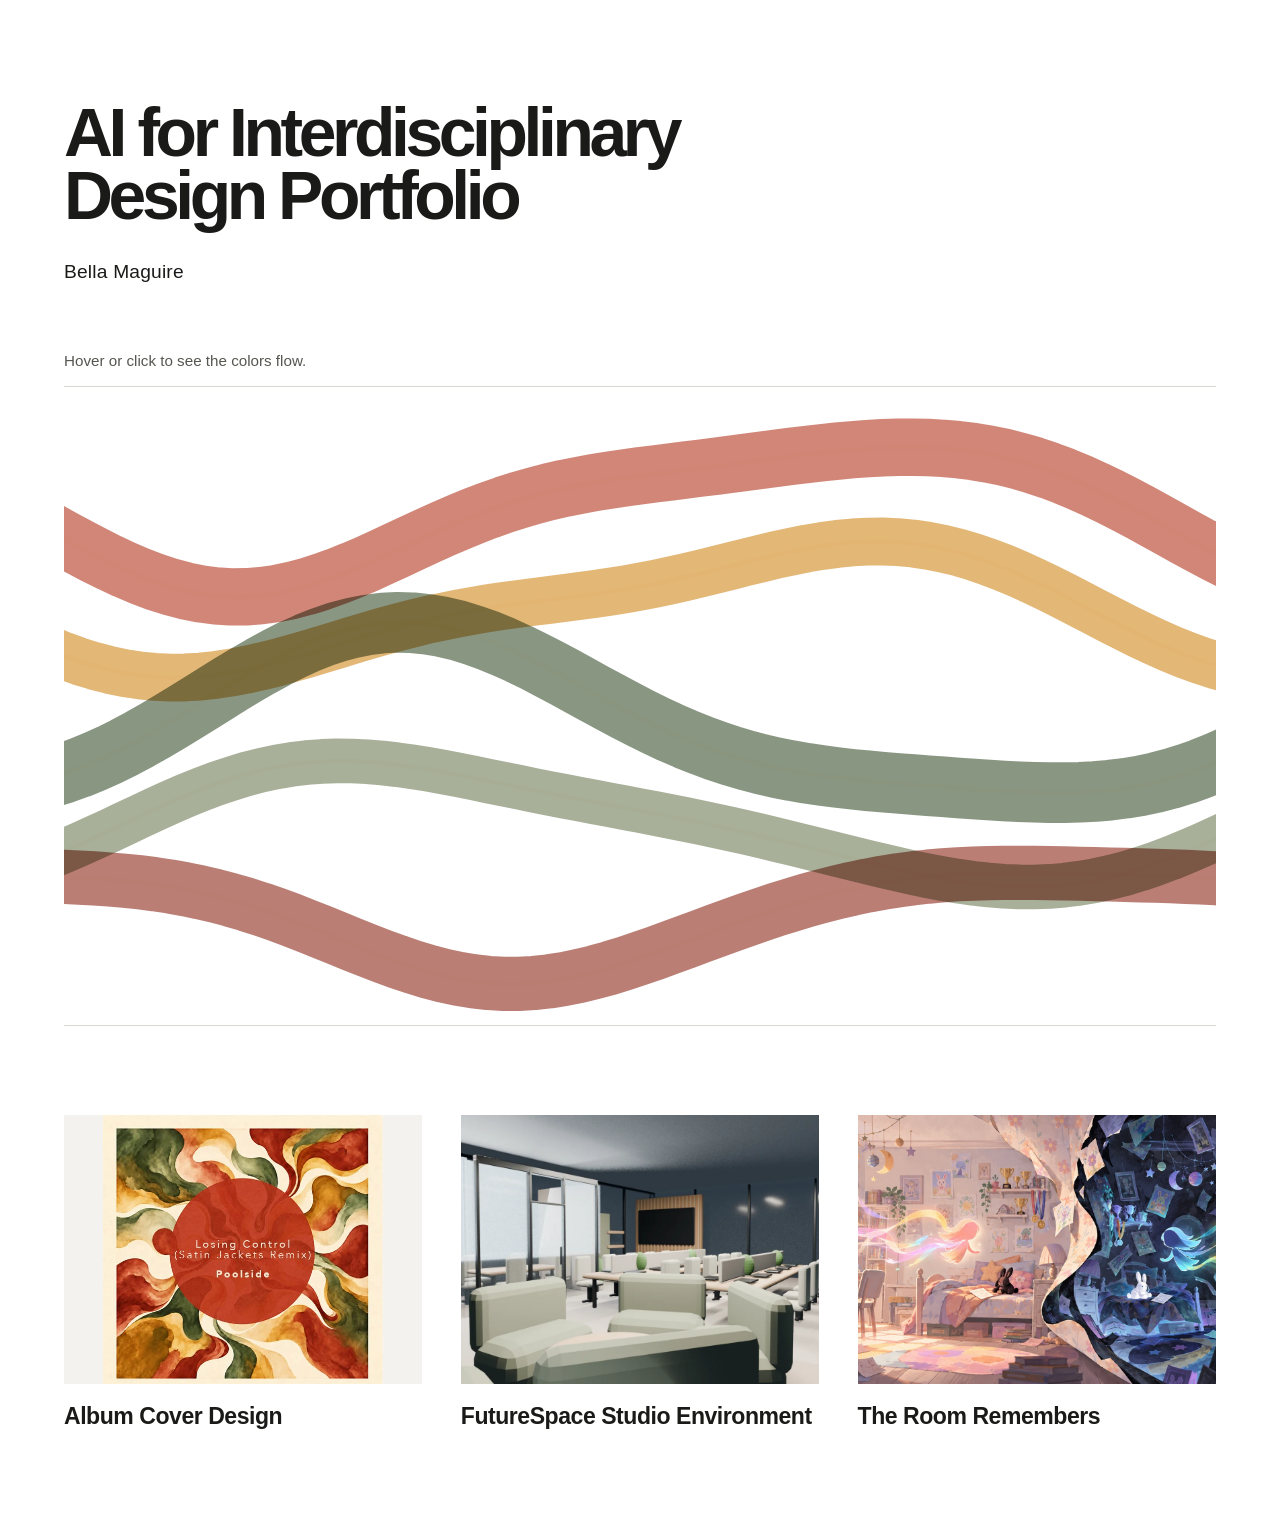
<file: index.html>
<!doctype html>
<html lang="en">
  <head>
    <meta charset="UTF-8" />
    <meta name="viewport" content="width=device-width, initial-scale=1.0" />
    <meta
      name="description"
      content="Bella Maguire's AI for Interdisciplinary Design Portfolio."
    />
    <title>AI for Interdisciplinary Design Portfolio — Bella Maguire</title>
    <link rel="stylesheet" href="styles.css" />
  </head>
  <body>
    <main>
      <header class="page-frame hero">
        <h1>AI for Interdisciplinary<br />Design Portfolio</h1>
        <p class="name">Bella Maguire</p>
      </header>

      <section class="page-frame flow" aria-labelledby="flow-title">
        <h2 class="visually-hidden" id="flow-title">Interactive color flow</h2>
        <p class="flow-instruction">Hover or click to see the colors flow.</p>
        <div class="flow-canvas-frame">
          <canvas
            id="flow-canvas"
            aria-label="An interactive field of flowing red, ochre, green, and cream color. Hover to reshape the flow or click to send a ripple through it."
          ></canvas>
        </div>
      </section>

      <section class="page-frame project-grid" aria-labelledby="projects-title">
        <h2 class="visually-hidden" id="projects-title">Projects</h2>

        <a class="project-preview" href="album-cover.html">
          <span class="project-image project-image--cover">
            <img
              src="assets/images/album-cover-final.webp"
              alt="Album cover for Losing Control by Poolside, with flowing red, green, ochre, and cream forms"
            />
          </span>
          <span class="project-title">Album Cover Design</span>
        </a>

        <a class="project-preview" href="studio.html">
          <span class="project-image project-image--studio">
            <img
              src="assets/images/studio-final.webp"
              alt="Rendered interior of the FutureSpace multidisciplinary design studio"
            />
          </span>
          <span class="project-title">FutureSpace Studio Environment</span>
        </a>

        <a class="project-preview" href="game.html">
          <span class="project-image project-image--game">
            <img
              src="assets/images/room-remembers-concept.jpg"
              alt="Warm childhood bedroom opening into an inverted blue room for The Room Remembers"
              width="1600"
              height="800"
              loading="lazy"
            />
          </span>
          <span class="project-title">The Room Remembers</span>
        </a>
      </section>
    </main>

    <script src="script.js"></script>
  </body>
</html>
</file>
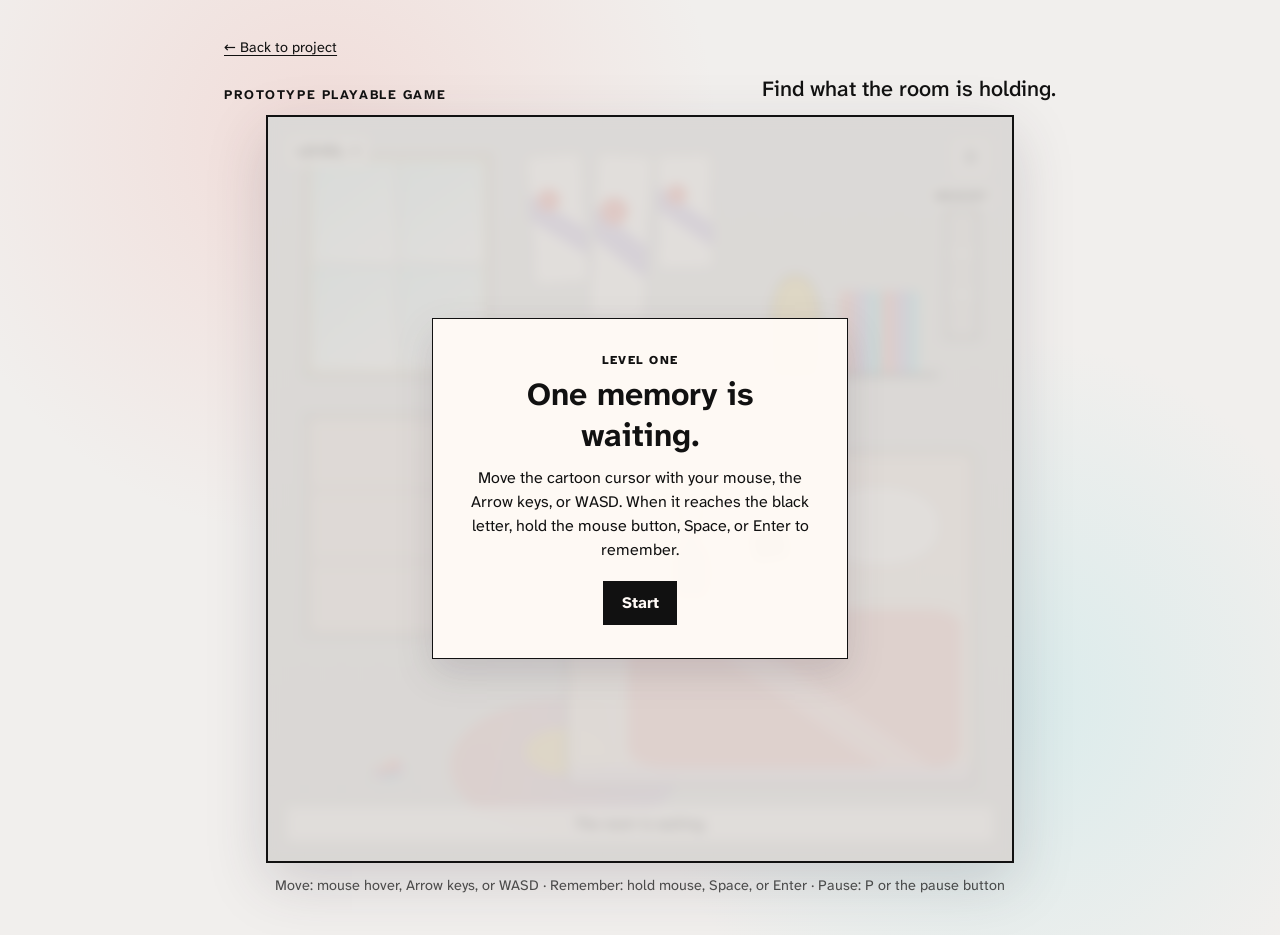
<file: game-prototype/index.html>
<!doctype html>
<html lang="en">
  <head>
    <meta charset="UTF-8" />
    <meta name="viewport" content="width=device-width, initial-scale=1.0" />
    <meta
      name="description"
      content="The Room Remembers, a three-level surreal browser game about unreliable memory."
    />
    <title>The Room Remembers — Prototype Playable Game</title>
    <link rel="stylesheet" href="styles.css?v=4" />
  </head>
  <body>
    <main class="game-shell" data-game-shell>
      <nav class="game-return" aria-label="Portfolio navigation">
        <a href="../game.html">← Back to project</a>
      </nav>

      <header class="game-heading">
        <p class="eyebrow">Prototype Playable Game</p>
        <h1>Find what the room is holding.</h1>
      </header>

      <section
        class="game-frame"
        aria-label="The Room Remembers game"
        data-game-frame
      >
        <div
          class="bedroom-board"
          id="bedroom-board"
          role="application"
          aria-label="A 20 by 20 childhood bedroom. Move with the mouse, Arrow keys, or WASD."
          aria-describedby="controls-copy"
          data-board
          data-board-rows="20"
          data-board-columns="20"
          tabindex="-1"
        >
          <div class="room-flow room-flow--one" aria-hidden="true"></div>
          <div class="room-flow room-flow--two" aria-hidden="true"></div>

          <div class="room-object room-window" aria-hidden="true">
            <span></span><span></span><span></span><span></span>
          </div>
          <div class="room-object room-drawings" aria-hidden="true">
            <span></span><span></span><span></span>
          </div>
          <div class="room-object room-shelf" aria-hidden="true">
            <span class="trophy"></span>
            <span class="books"></span>
          </div>
          <div class="room-object room-dresser" aria-hidden="true">
            <span></span><span></span><span></span>
          </div>
          <div class="room-object room-rug" aria-hidden="true"></div>
          <div class="room-object room-bed" aria-hidden="true">
            <span class="bed-pillow"></span>
            <span class="bed-blanket"></span>
            <span class="bed-rabbit"></span>
          </div>

          <div
            class="memory-item"
            role="img"
            aria-label="A black letter from Mom rests on the bed"
            data-memory-item
          >
            <span data-memory-display>Mom</span>
          </div>

          <div class="cartoon-cursor" aria-hidden="true" data-player-cursor>
            <span class="cursor-ribbon cursor-ribbon--one"></span>
            <span class="cursor-ribbon cursor-ribbon--two"></span>
            <span class="cursor-body"></span>
          </div>

          <div class="game-hud" aria-label="Game information">
            <p class="level-label" data-level-label>Level 1</p>
            <div class="hud-actions">
              <button class="icon-button" type="button" data-pause-button disabled>
                <span aria-hidden="true">Ⅱ</span>
                <span class="sr-only">Pause</span>
              </button>
              <div
                class="memory-meter"
                role="progressbar"
                aria-label="Memory progress"
                aria-valuemin="0"
                aria-valuemax="3"
                aria-valuenow="0"
                aria-valuetext="0 of 3 memories complete"
                data-memory-meter
              >
                <span class="meter-label">Memory</span>
                <div class="meter-track">
                  <span class="meter-segment" data-meter-segment="3"></span>
                  <span class="meter-segment" data-meter-segment="2"></span>
                  <span
                    class="meter-segment is-current"
                    data-meter-segment="1"
                  ></span>
                </div>
              </div>
            </div>
          </div>

          <p class="game-message" data-game-message>
            The room is waiting.
          </p>

          <div class="game-overlay" data-ready-overlay>
            <div class="overlay-panel">
              <p class="overlay-kicker">Level one</p>
              <h2>One memory is waiting.</h2>
              <p>
                Move the cartoon cursor with your mouse, the Arrow keys, or
                WASD. When it reaches the black letter, hold the mouse button,
                Space, or Enter to remember.
              </p>
              <button class="primary-button" type="button" data-start-button>
                Start
              </button>
            </div>
          </div>

          <div class="game-overlay" data-pause-overlay hidden>
            <div class="overlay-panel">
              <p class="overlay-kicker">Paused</p>
              <h2>The room is waiting.</h2>
              <p>Nothing will change. Resume when you are ready.</p>
              <div class="overlay-actions">
                <button class="primary-button" type="button" data-resume-button>
                  Resume
                </button>
                <button class="secondary-button" type="button" data-restart-button>
                  Restart run
                </button>
              </div>
            </div>
          </div>

          <div class="game-overlay" data-transition-overlay hidden>
            <div class="overlay-panel">
              <p class="overlay-kicker">Memory found</p>
              <h2 data-transition-heading>Level complete.</h2>
              <p data-transition-copy>Keep remembering.</p>
              <button class="primary-button" type="button" data-next-level-button>
                Start Next Level
              </button>
            </div>
          </div>

          <div class="game-overlay" data-game-complete-overlay hidden>
            <div class="overlay-panel">
              <p class="overlay-kicker">All memories found</p>
              <h2>Game complete.</h2>
              <p>
                All three memories returned. Final score:
                <strong data-final-score>30 points.</strong> Something still
                feels wrong.
              </p>
              <button class="primary-button" type="button" data-play-again-button>
                Play Again
              </button>
            </div>
          </div>
        </div>
      </section>

      <p class="controls-copy" id="controls-copy">
        Move: mouse hover, Arrow keys, or WASD <span aria-hidden="true">·</span>
        Remember: hold mouse, Space, or Enter <span aria-hidden="true">·</span>
        Pause: P or the pause button
      </p>
      <p class="sr-only" role="status" aria-live="polite" data-live-status>
        Ready. Press Start to begin.
      </p>
    </main>

    <script type="module" src="game.js?v=4"></script>
  </body>
</html>
</file>
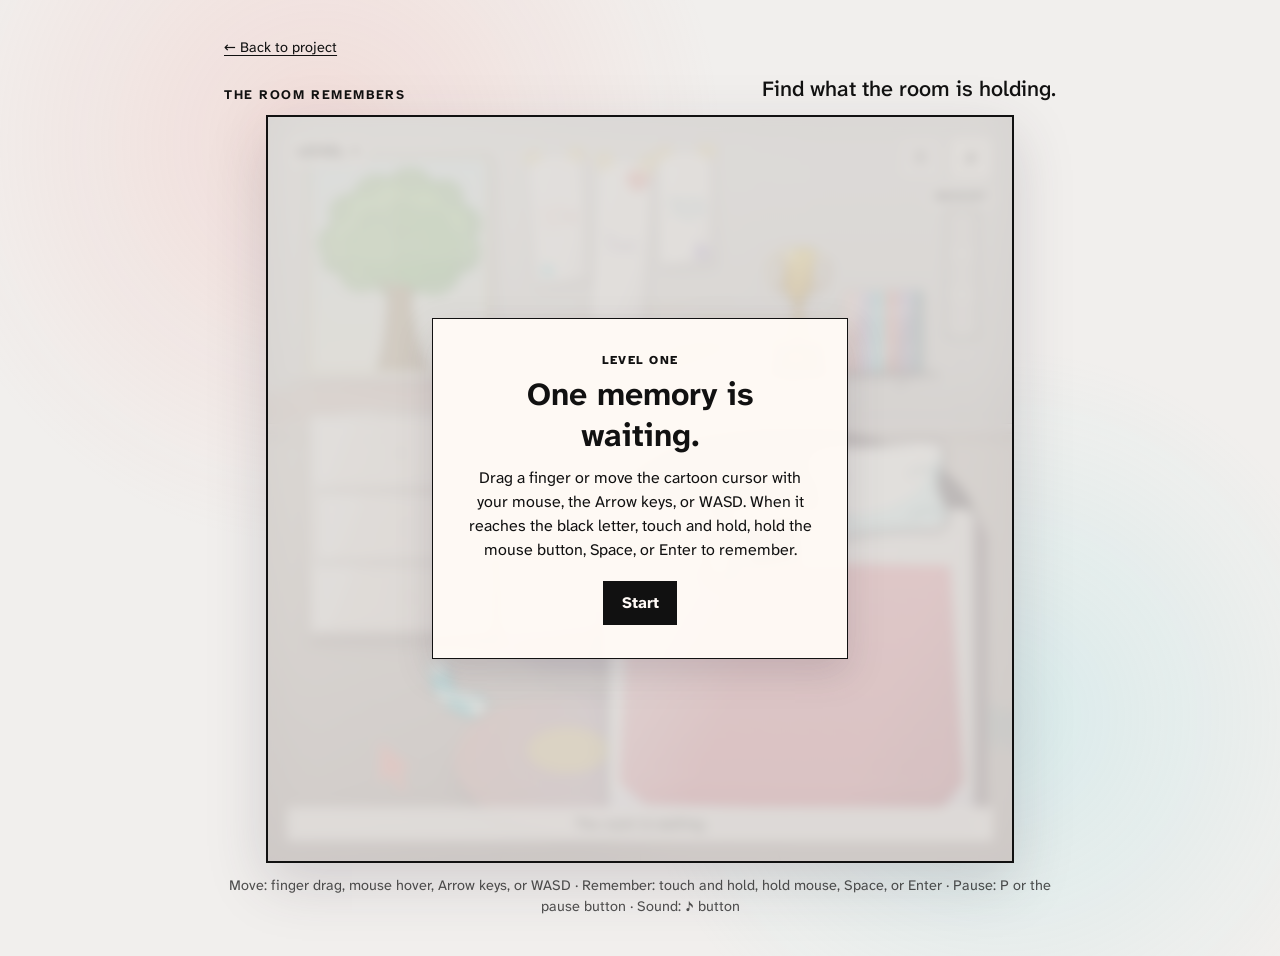
<file: game/index.html>
<!doctype html>
<html lang="en">
  <head>
    <meta charset="UTF-8" />
    <meta name="viewport" content="width=device-width, initial-scale=1.0" />
    <meta
      name="description"
      content="The Room Remembers, a three-level surreal browser game about unreliable memory."
    />
    <title>The Room Remembers</title>
    <link rel="stylesheet" href="styles.css?v=27" />
  </head>
  <body>
    <main class="game-shell" data-game-shell>
      <nav class="game-return" aria-label="Portfolio navigation">
        <a href="../game.html">← Back to project</a>
      </nav>

      <header class="game-heading">
        <p class="eyebrow">The Room Remembers</p>
        <h1>Find what the room is holding.</h1>
      </header>

      <section
        class="game-frame"
        aria-label="The Room Remembers game"
        data-game-frame
      >
        <div
          class="bedroom-board"
          id="bedroom-board"
          role="application"
          aria-label="A 20 by 20 childhood bedroom. Drag a finger, use the mouse, Arrow keys, or WASD."
          aria-describedby="controls-copy"
          data-board
          data-board-rows="20"
          data-board-columns="20"
          tabindex="-1"
        >
          <div class="room-architecture" aria-hidden="true">
            <span class="room-baseboard"></span>
            <span class="room-corner room-corner--left"></span>
            <span class="room-corner room-corner--right"></span>
            <span class="floor-seam floor-seam--one"></span>
            <span class="floor-seam floor-seam--two"></span>
            <span class="floor-seam floor-seam--three"></span>
          </div>

          <div class="room-flow room-flow--one" aria-hidden="true"></div>
          <div class="room-flow room-flow--two" aria-hidden="true"></div>

          <div class="room-texture" aria-hidden="true"></div>
          <div class="room-lighting" aria-hidden="true"></div>
          <div class="exploration-light" aria-hidden="true"></div>
          <div class="room-landmark room-height-marks" aria-hidden="true">
            <span></span><span></span><span></span>
          </div>
          <div class="room-landmark room-lost-sock" aria-hidden="true">
            <svg
              class="sock-illustration"
              viewBox="0 0 120 150"
              preserveAspectRatio="xMidYMid meet"
              focusable="false"
            >
              <defs>
                <clipPath id="sock-silhouette">
                  <path
                    d="M24 6 Q21 6 21 11 L19 66 C18 79 23 88 33 97 L58 121 C69 132 84 138 98 133 C109 129 115 120 112 109 C110 101 103 95 94 90 L70 75 C61 69 57 61 58 51 L60 11 Q60 6 55 6 Z"
                  ></path>
                </clipPath>
              </defs>
              <g clip-path="url(#sock-silhouette)">
                <rect class="sock-body" width="120" height="150"></rect>
                <rect
                  class="sock-accent sock-cuff"
                  x="18"
                  y="5"
                  width="45"
                  height="23"
                  rx="5"
                ></rect>
                <path
                  class="sock-accent sock-heel"
                  d="M18 61 C30 63 40 70 45 81 C38 92 29 98 21 97 C14 86 14 72 18 61 Z"
                ></path>
                <path
                  class="sock-stripes"
                  d="M54 78 L81 103 M62 72 L91 97 M72 72 L101 93"
                ></path>
                <path
                  class="sock-accent sock-toe"
                  d="M85 103 C101 105 113 112 114 121 C110 133 96 139 82 135 C78 125 79 113 85 103 Z"
                ></path>
              </g>
              <path
                class="sock-outline"
                d="M24 6 Q21 6 21 11 L19 66 C18 79 23 88 33 97 L58 121 C69 132 84 138 98 133 C109 129 115 120 112 109 C110 101 103 95 94 90 L70 75 C61 69 57 61 58 51 L60 11 Q60 6 55 6 Z"
              ></path>
              <path
                class="sock-ribs"
                d="M29 9 L28 24 M38 9 L37 24 M47 9 L46 24 M56 9 L55 24"
              ></path>
            </svg>
          </div>

          <div class="room-object room-window" aria-hidden="true">
            <svg
              class="window-tree"
              viewBox="0 0 120 150"
              preserveAspectRatio="xMidYMax slice"
              focusable="false"
            >
              <path
                class="tree-canopy tree-canopy--back"
                d="M8 72 C1 63 5 53 15 49 C8 38 17 28 29 29 C31 17 44 12 54 18 C62 7 78 9 83 21 C96 15 106 24 103 36 C116 38 120 50 112 59 C121 68 113 82 102 82 C99 96 84 102 74 94 C64 105 49 101 45 92 C32 100 19 92 20 82 C12 83 7 78 8 72 Z"
              ></path>
              <path
                class="tree-trunk-shape"
                d="M45 150 C51 132 52 113 53 94 C45 89 37 81 30 70 L37 64 C44 72 50 77 55 79 C58 67 59 54 60 42 L69 42 C69 55 68 67 67 79 C75 74 83 67 90 56 L97 62 C89 76 79 87 68 94 C68 114 72 133 80 150 Z"
              ></path>
              <path
                class="tree-trunk-highlight"
                d="M59 145 C62 123 60 100 63 81 C65 69 65 56 65 47"
              ></path>
              <path
                class="tree-canopy tree-canopy--middle"
                d="M16 65 C9 56 15 46 25 44 C20 33 30 25 41 29 C47 17 61 17 67 27 C78 18 91 25 91 36 C104 34 111 45 106 55 C116 64 108 76 97 75 C94 88 81 92 72 84 C63 95 49 91 46 83 C34 91 22 84 24 75 C17 75 13 70 16 65 Z"
              ></path>
              <path
                class="tree-canopy tree-canopy--front"
                d="M25 70 C18 62 24 53 34 53 C30 43 41 36 50 42 C57 31 70 33 74 43 C84 36 96 43 94 53 C105 56 106 67 98 73 C102 84 91 91 82 85 C75 95 61 93 58 84 C47 92 35 86 36 78 C29 79 24 76 25 70 Z"
              ></path>
              <path
                class="tree-canopy-wave"
                d="M33 50 C38.2 43.5 47.3 43.5 52.5 50 C57.7 56.5 66.8 56.5 72 50"
              ></path>
              <path
                class="tree-canopy-wave tree-canopy-wave--lower"
                d="M61 73 C65 68 72 68 76 73 C80 78 87 78 91 73"
              ></path>
            </svg>
            <span class="window-pane"></span><span class="window-pane"></span>
            <span class="window-pane"></span><span class="window-pane"></span>
          </div>
          <div class="room-object room-drawings" aria-hidden="true">
            <span>
              <svg class="drawing-scribble" viewBox="0 0 100 70" focusable="false">
                <path d="M7 17 C18 4 26 29 40 16 S61 8 74 25 S89 31 96 17 M12 47 C28 34 41 59 57 44 S81 37 94 53"></path>
              </svg>
              <svg
                class="drawing-sticker drawing-sticker--star"
                viewBox="67 44 24 23"
                aria-hidden="true"
                focusable="false"
              >
                <path d="M79 45 L82 52 L90 53 L84 58 L86 66 L79 62 L72 66 L74 58 L68 53 L76 52 Z"></path>
              </svg>
            </span>
            <span>
              <svg class="drawing-scribble" viewBox="0 0 100 70" focusable="false">
                <path d="M10 12 L27 29 L18 43 L45 35 L59 53 L72 31 L93 42 M16 59 C30 48 37 65 52 57 S75 49 88 60"></path>
              </svg>
              <svg
                class="drawing-sticker drawing-sticker--heart"
                viewBox="64 4 30 31"
                aria-hidden="true"
                focusable="false"
              >
                <path d="M79 10 C84 5 93 9 93 17 C93 24 86 29 79 34 C72 29 65 24 65 17 C65 9 74 5 79 10 Z"></path>
              </svg>
            </span>
            <span>
              <svg class="drawing-scribble" viewBox="0 0 100 70" focusable="false">
                <path d="M8 25 C18 9 32 10 38 27 C45 45 58 5 70 20 C82 35 86 13 95 24 M12 51 Q28 35 43 53 T73 50 T94 55"></path>
              </svg>
              <svg
                class="drawing-sticker drawing-sticker--blob"
                viewBox="10 39 27 26"
                aria-hidden="true"
                focusable="false"
              >
                <path d="M17 44 Q21 40 25 45 L33 55 Q36 60 30 63 L17 64 Q11 62 13 56 Z"></path>
              </svg>
            </span>
            <i class="drawing-tape-remnant" aria-hidden="true"></i>
          </div>
          <div class="room-object room-shelf" aria-hidden="true">
            <span class="trophy">
              <span class="trophy-cup"></span>
              <span class="trophy-stem"></span>
              <span class="trophy-base"></span>
            </span>
            <span class="books"></span>
          </div>
          <div class="room-object room-dresser" aria-hidden="true">
            <span></span><span></span><span></span>
          </div>
          <div class="room-object room-rug" aria-hidden="true"></div>
          <div class="room-object room-bed" aria-hidden="true">
            <span class="bed-headboard"></span>
            <span class="bed-sheet"></span>
            <span class="bed-pillow">
              <svg class="pillow-illustration" viewBox="0 0 160 112" focusable="false">
                <path
                  class="pillow-body"
                  d="M20 13 C42 6 55 13 80 12 C107 13 123 6 142 14 C151 22 146 31 141 42 C137 51 137 61 143 73 C150 87 145 98 132 101 C103 96 61 98 24 102 C10 99 7 90 14 77 C20 66 20 54 14 43 C7 30 9 19 20 13 Z"
                ></path>
                <path
                  class="pillow-shade"
                  d="M14 84 C46 78 82 82 110 65 C128 54 133 37 143 22 C146 35 138 46 139 57 C141 72 151 84 141 94 C109 104 63 95 24 101 Z"
                ></path>
                <path
                  class="pillow-seam"
                  d="M23 18 C44 12 58 18 80 17 C104 18 121 12 137 19 C142 25 137 34 134 43 C130 53 132 64 137 74 C143 86 139 92 129 95 C101 91 62 93 27 96 C17 94 14 88 20 78 C25 67 25 54 20 44 C14 32 15 23 23 18 Z"
                ></path>
                <path
                  class="pillow-folds"
                  d="M15 49 C27 36 37 36 48 44 M143 49 C132 36 122 36 111 44 M15 84 C29 76 40 78 51 84 M143 85 C130 77 120 79 109 85"
                ></path>
              </svg>
            </span>
            <span class="bed-blanket"></span>
            <span class="bed-rabbit">
              <span class="bed-rabbit-stitch"></span>
              <span class="bed-rabbit-face"></span>
            </span>
          </div>

          <div
            class="memory-item"
            role="img"
            aria-label="A black letter from Mom rests on the bed"
            data-memory-item
          >
            <span data-memory-display>Mom</span>
            <span class="memory-rabbit-stitch" aria-hidden="true"></span>
          </div>

          <div class="recovered-medal" aria-hidden="true">
            <span>★</span>
          </div>

          <div class="cartoon-cursor" aria-hidden="true" data-player-cursor>
            <span class="cursor-body"></span>
          </div>

          <div class="game-hud" aria-label="Game information">
            <p class="level-label" data-level-label>Level 1</p>
            <div class="hud-actions">
              <div class="hud-buttons">
                <button class="icon-button" type="button" data-pause-button disabled>
                  <span aria-hidden="true">Ⅱ</span>
                  <span class="sr-only">Pause</span>
                </button>
                <button
                  class="icon-button sound-button"
                  type="button"
                  aria-label="Mute game audio"
                  aria-pressed="true"
                  data-sound-button
                >
                  <span aria-hidden="true">♪</span>
                </button>
              </div>
              <div
                class="memory-meter"
                role="progressbar"
                aria-label="Memory progress"
                aria-valuemin="0"
                aria-valuemax="3"
                aria-valuenow="0"
                aria-valuetext="0 of 3 memories complete"
                data-memory-meter
              >
                <span class="meter-label">Memory</span>
                <div class="meter-track">
                  <span class="meter-segment" data-meter-segment="3"></span>
                  <span class="meter-segment" data-meter-segment="2"></span>
                  <span
                    class="meter-segment is-current"
                    data-meter-segment="1"
                  ></span>
                </div>
              </div>
            </div>
          </div>

          <p class="game-message" data-game-message>
            The room is waiting.
          </p>

          <div class="game-overlay" data-ready-overlay>
            <div class="overlay-panel">
              <p class="overlay-kicker">Level one</p>
              <h2>One memory is waiting.</h2>
              <p>
                Drag a finger or move the cartoon cursor with your mouse, the
                Arrow keys, or WASD. When it reaches the black letter, touch
                and hold, hold the mouse button, Space, or Enter to remember.
              </p>
              <button class="primary-button" type="button" data-start-button>
                Start
              </button>
            </div>
          </div>

          <div class="game-overlay" data-pause-overlay hidden>
            <div class="overlay-panel">
              <p class="overlay-kicker">Paused</p>
              <h2>The room is waiting.</h2>
              <p>Nothing will change. Resume when you are ready.</p>
              <div class="overlay-actions">
                <button class="primary-button" type="button" data-resume-button>
                  Resume
                </button>
                <button class="secondary-button" type="button" data-restart-button>
                  Restart run
                </button>
              </div>
            </div>
          </div>

          <div class="game-overlay" data-transition-overlay hidden>
            <div class="overlay-panel">
              <p class="overlay-kicker">Memory found</p>
              <h2 data-transition-heading>Level complete.</h2>
              <div class="memory-response" data-memory-response>
                <div class="memory-response__visual" aria-hidden="true">
                  <span></span>
                </div>
                <p class="memory-response__object" data-response-title></p>
                <blockquote data-response-copy></blockquote>
              </div>
              <p data-transition-copy>Keep remembering.</p>
              <button class="primary-button" type="button" data-next-level-button>
                Start Next Level
              </button>
            </div>
          </div>

          <div class="game-overlay" data-game-complete-overlay hidden>
            <div class="overlay-panel">
              <p class="overlay-kicker">All memories found</p>
              <h2>Game complete.</h2>
              <div class="memory-response" data-memory-response>
                <div class="memory-response__visual" aria-hidden="true">
                  <span></span>
                </div>
                <p class="memory-response__object" data-response-title></p>
                <blockquote data-response-copy></blockquote>
              </div>
              <p>
                All three memories returned. Final score:
                <strong data-final-score>30 points.</strong> Something still
                feels wrong.
              </p>
              <button class="primary-button" type="button" data-play-again-button>
                Play Again
              </button>
            </div>
          </div>
        </div>
      </section>

      <p class="controls-copy" id="controls-copy">
        Move: finger drag, mouse hover, Arrow keys, or WASD <span aria-hidden="true">·</span>
        Remember: touch and hold, hold mouse, Space, or Enter <span aria-hidden="true">·</span>
        Pause: P or the pause button <span aria-hidden="true">·</span>
        Sound: ♪ button
      </p>
      <p class="sr-only" role="status" aria-live="polite" data-live-status>
        Ready. Press Start to begin.
      </p>
    </main>

    <audio
      aria-hidden="true"
      data-audio="room-normal"
      src="assets/audio/room-music.m4a"
      preload="auto"
      loop
    ></audio>
    <audio
      aria-hidden="true"
      data-audio="room-inverse"
      src="assets/audio/inverse-room.wav"
      preload="auto"
      loop
    ></audio>
    <audio
      aria-hidden="true"
      data-audio="letter"
      src="assets/audio/moms-letter-rustle.wav"
      preload="auto"
    ></audio>
    <audio
      aria-hidden="true"
      data-audio="medal"
      src="assets/audio/medal.mp3"
      preload="auto"
    ></audio>
    <audio
      aria-hidden="true"
      data-audio="stuffed-animal"
      src="assets/audio/stuffed-rabbit.wav"
      preload="auto"
    ></audio>
    <audio
      aria-hidden="true"
      data-audio="game-complete"
      src="assets/audio/game-complete.wav"
      preload="auto"
    ></audio>

    <script type="module" src="game.js?v=13"></script>
  </body>
</html>
</file>
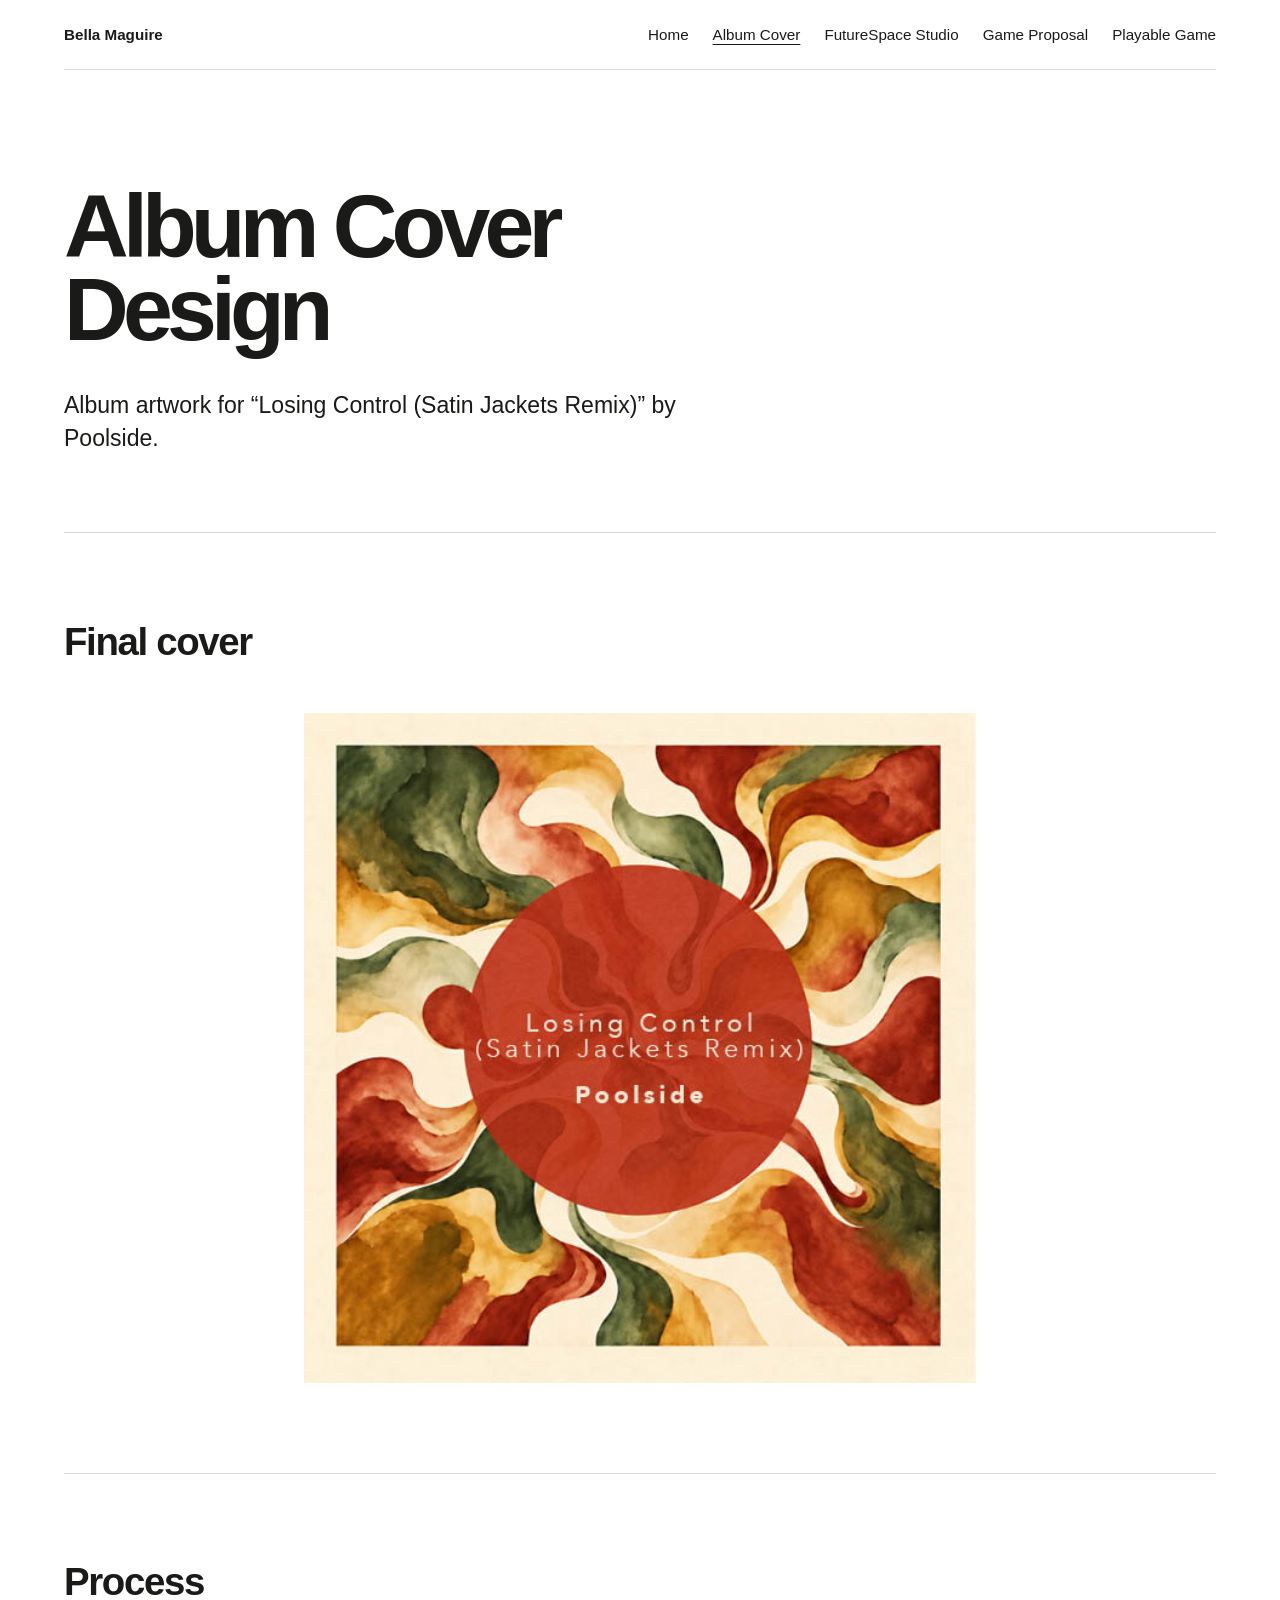
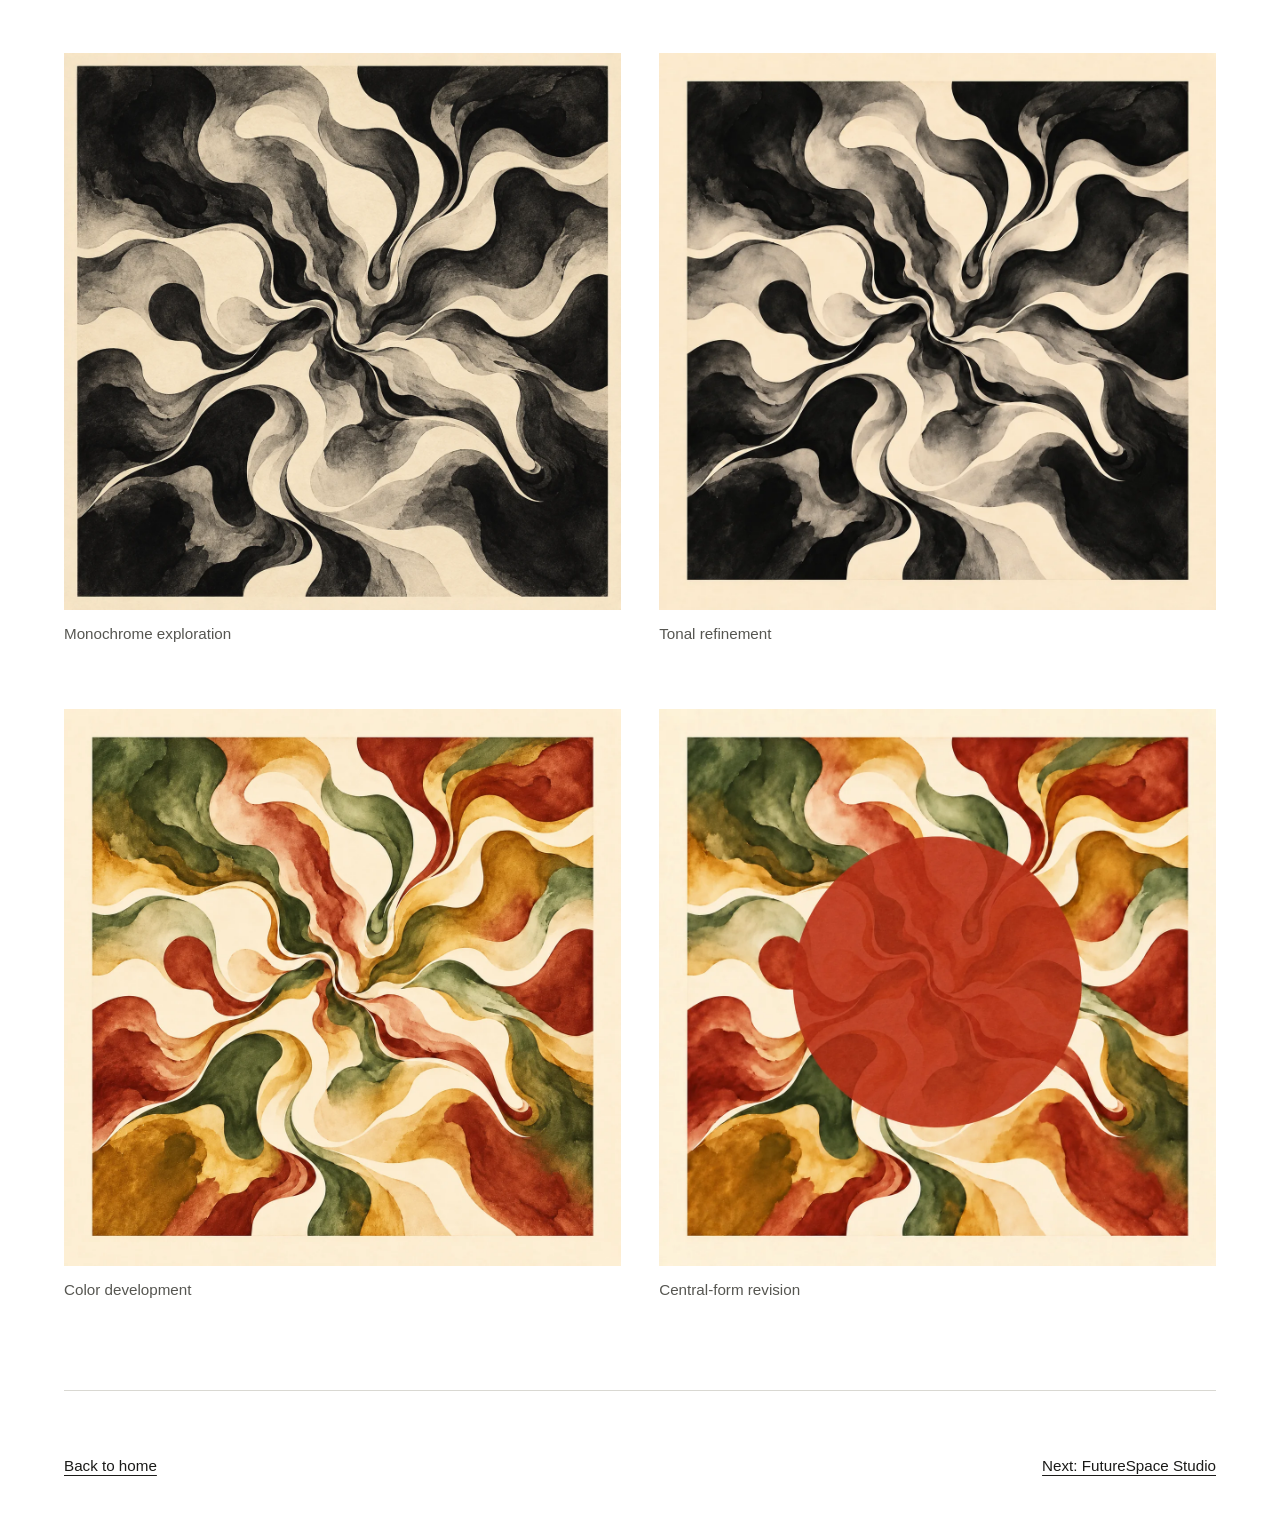
<file: album-cover.html>
<!doctype html>
<html lang="en">
  <head>
    <meta charset="UTF-8" />
    <meta name="viewport" content="width=device-width, initial-scale=1.0" />
    <meta
      name="description"
      content="Album cover design project by Bella Maguire."
    />
    <title>Album Cover Design — Bella Maguire</title>
    <link rel="stylesheet" href="styles.css" />
  </head>
  <body class="project-page">
    <header class="page-frame project-nav">
      <a class="project-nav__name" href="index.html">Bella Maguire</a>
      <nav class="project-nav__links" aria-label="Portfolio navigation">
        <a href="index.html">Home</a>
        <a href="album-cover.html" aria-current="page">Album Cover</a>
        <a href="studio.html">FutureSpace Studio</a>
        <a href="game-proposal.html">Game Proposal</a>
        <a href="game.html">Playable Game</a>
      </nav>
    </header>

    <main>
      <header class="page-frame project-header">
        <h1 class="project-heading">Album Cover Design</h1>
        <p class="project-intro">
          Album artwork for “Losing Control (Satin Jackets Remix)” by Poolside.
        </p>
      </header>

      <section class="page-frame project-section" aria-labelledby="final-cover-title">
        <h2 id="final-cover-title">Final cover</h2>
        <figure class="final-cover-figure">
          <img
            class="final-cover-art"
            src="Albumcoverdone.jpg"
            alt="Complete final album cover for Losing Control by Poolside"
            width="554"
            height="553"
          />
        </figure>
      </section>

      <section class="page-frame project-section" aria-labelledby="cover-process-title">
        <h2 id="cover-process-title">Process</h2>
        <div class="process-grid">
          <figure>
            <img
              src="assets/images/album-process-monochrome.webp"
              alt="Early monochrome flowing-form exploration"
              width="1254"
              height="1254"
              loading="lazy"
            />
            <figcaption>Monochrome exploration</figcaption>
          </figure>
          <figure>
            <img
              src="assets/images/album-process-tonal.webp"
              alt="Refined monochrome flowing-form composition"
              width="1254"
              height="1254"
              loading="lazy"
            />
            <figcaption>Tonal refinement</figcaption>
          </figure>
          <figure>
            <img
              src="assets/images/album-process-color.webp"
              alt="Color development using red, green, ochre, and cream"
              width="1254"
              height="1254"
              loading="lazy"
            />
            <figcaption>Color development</figcaption>
          </figure>
          <figure>
            <img
              src="assets/images/album-process-revised.webp"
              alt="Revised cover composition with a translucent red central circle"
              width="1254"
              height="1254"
              loading="lazy"
            />
            <figcaption>Central-form revision</figcaption>
          </figure>
        </div>
      </section>

      <nav class="page-frame project-footer" aria-label="Project navigation">
        <a href="index.html">Back to home</a>
        <a href="studio.html">Next: FutureSpace Studio</a>
      </nav>
    </main>
  </body>
</html>
</file>
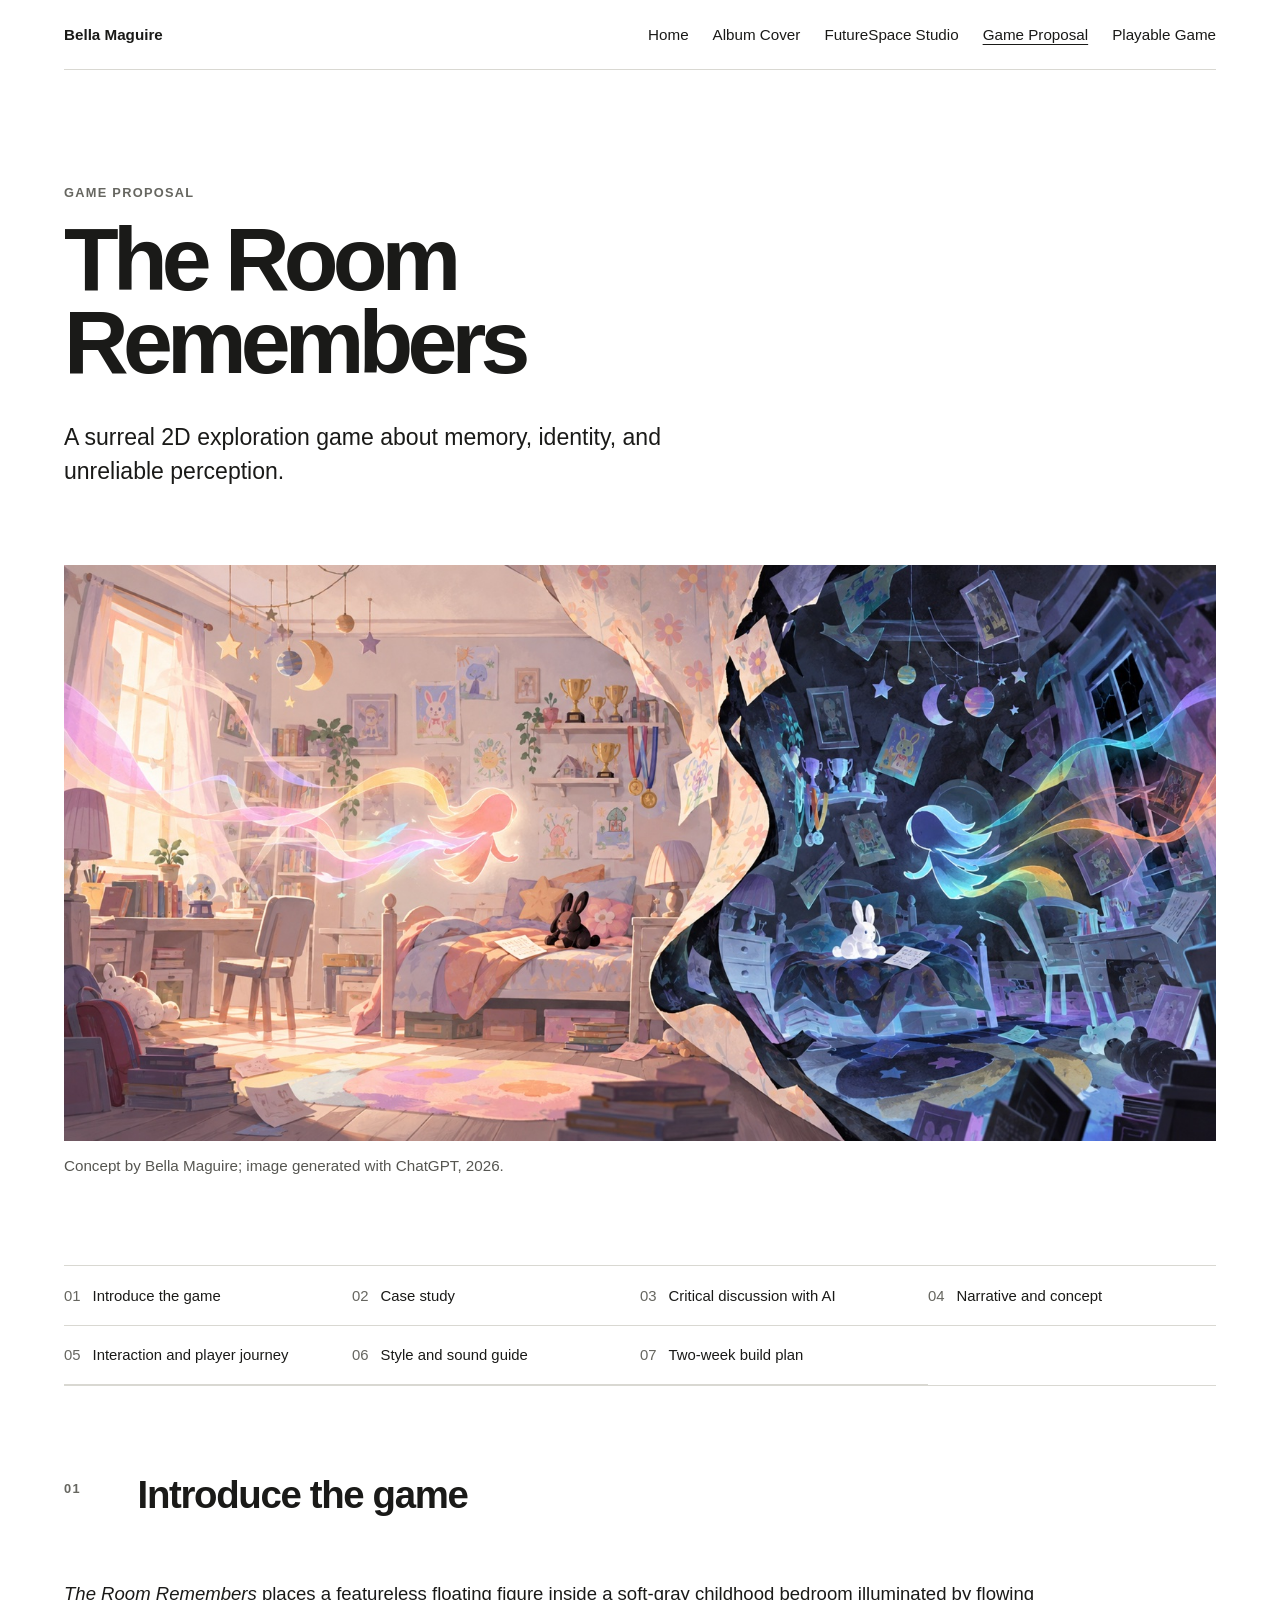
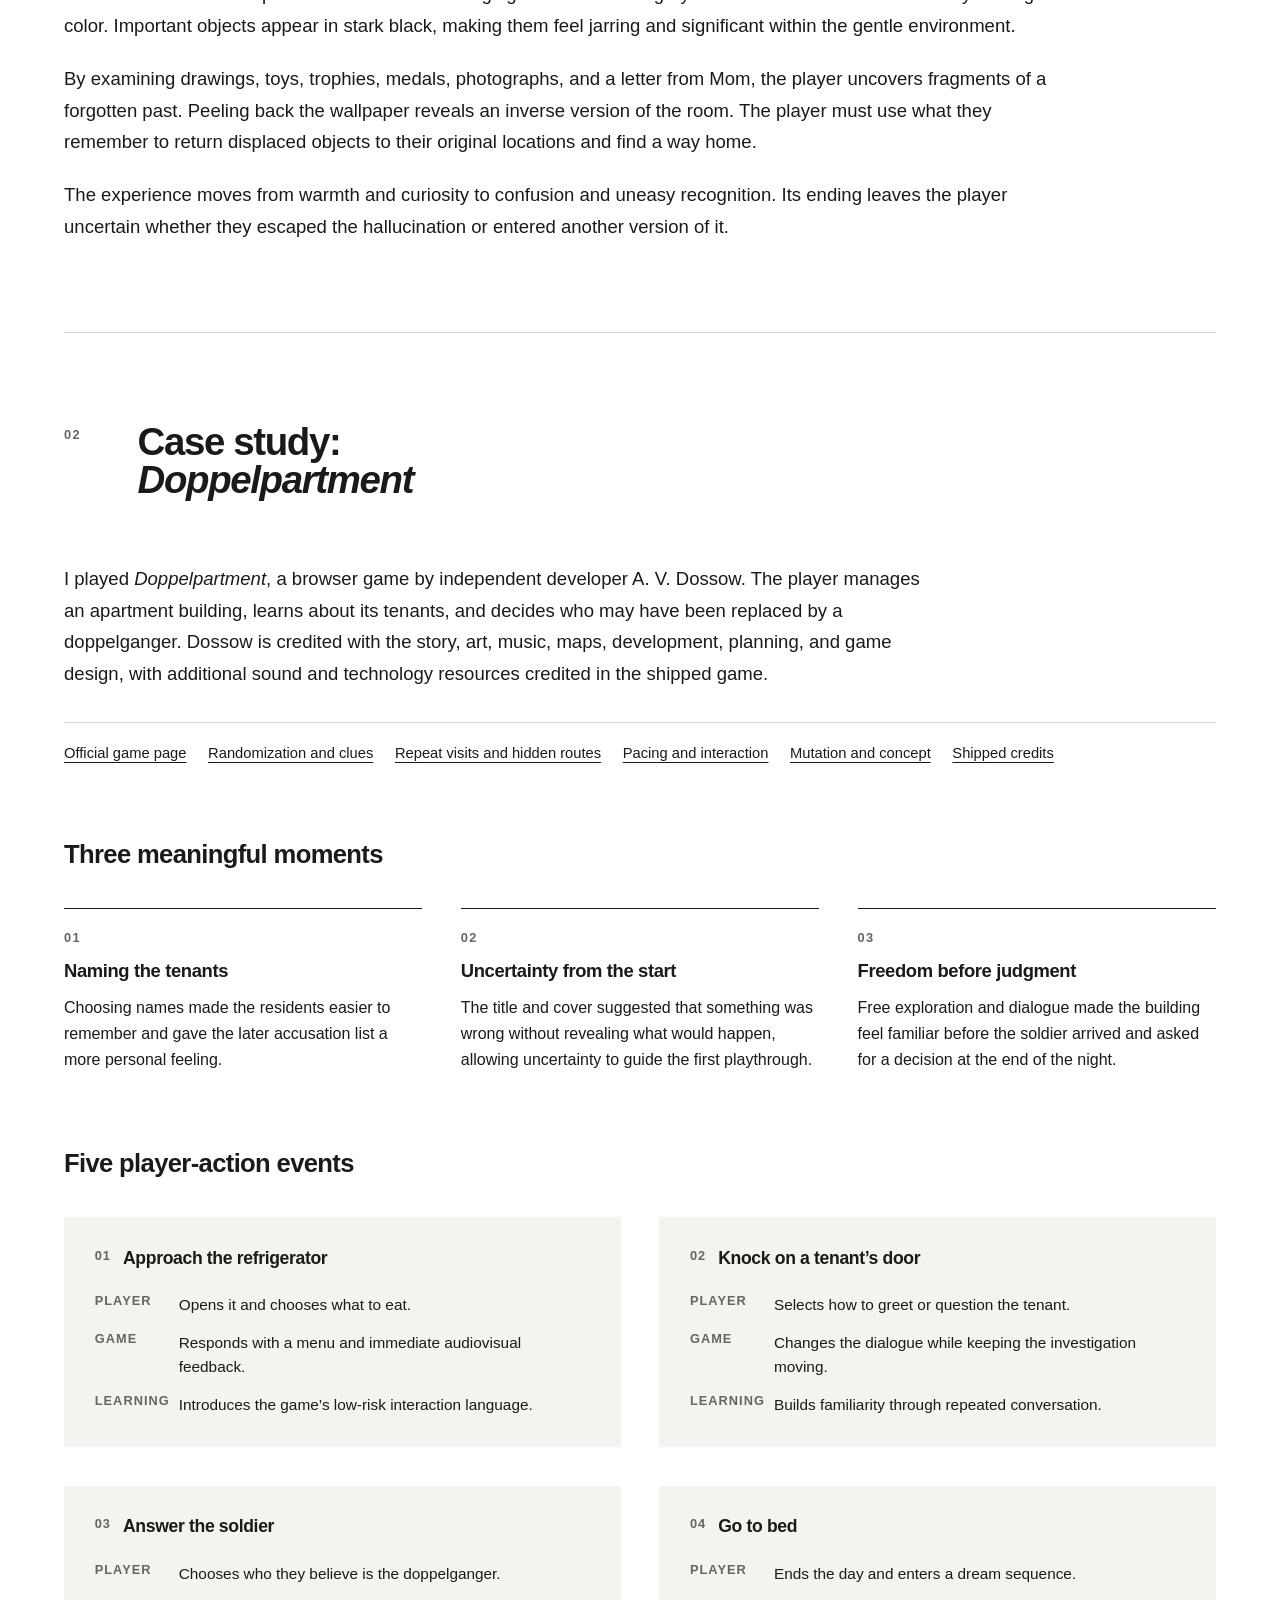
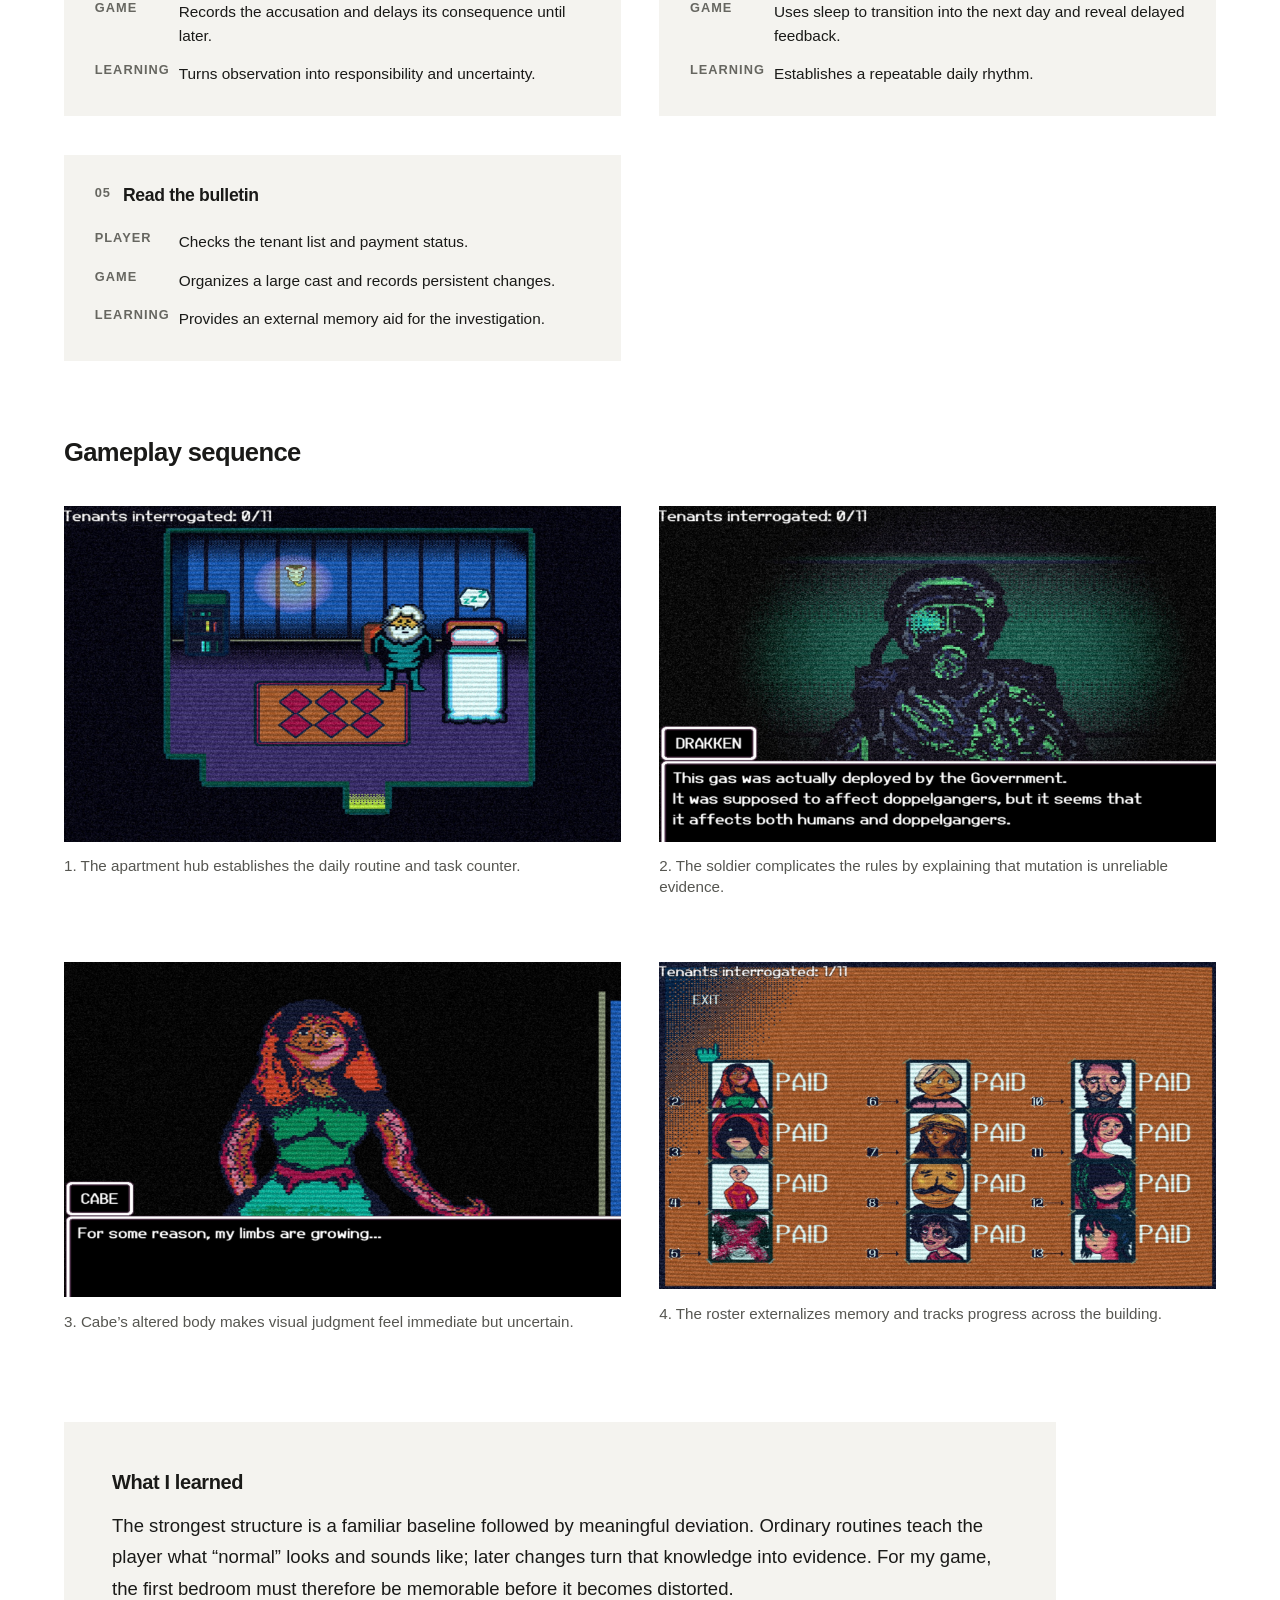
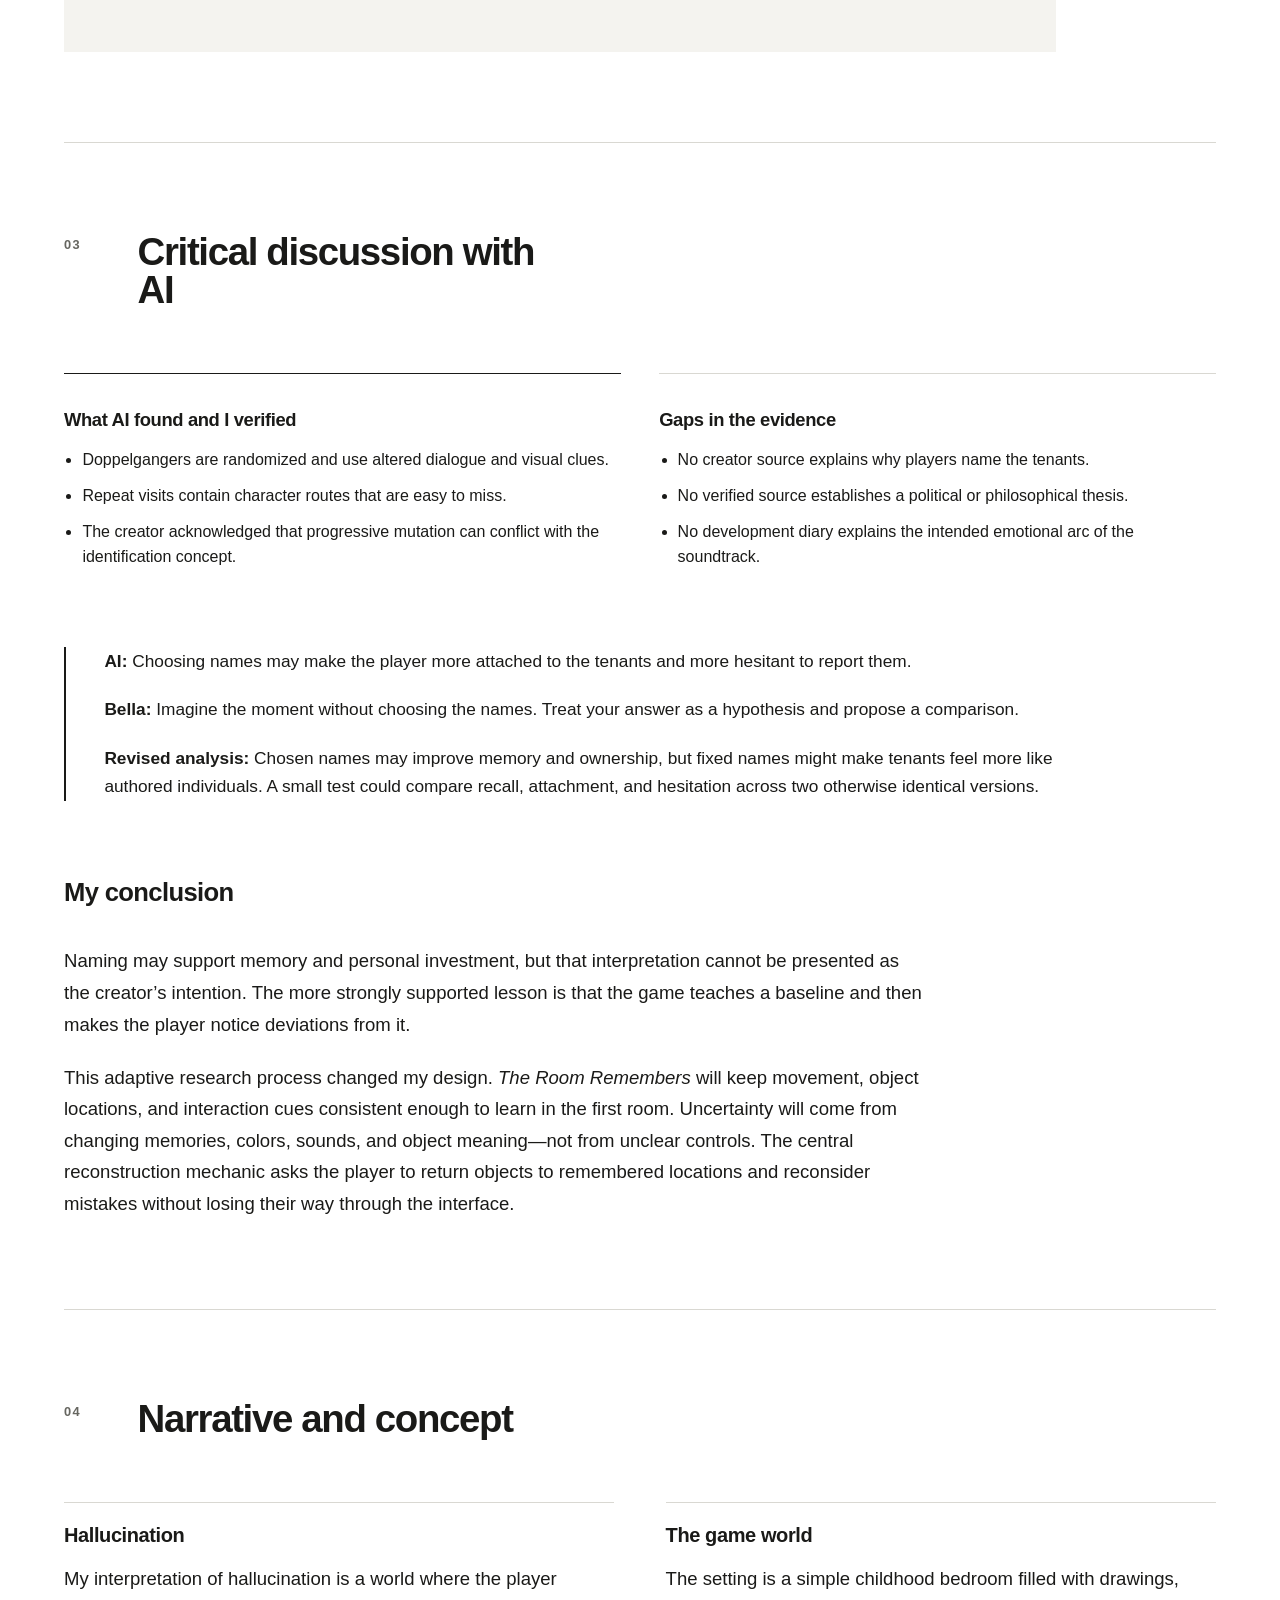
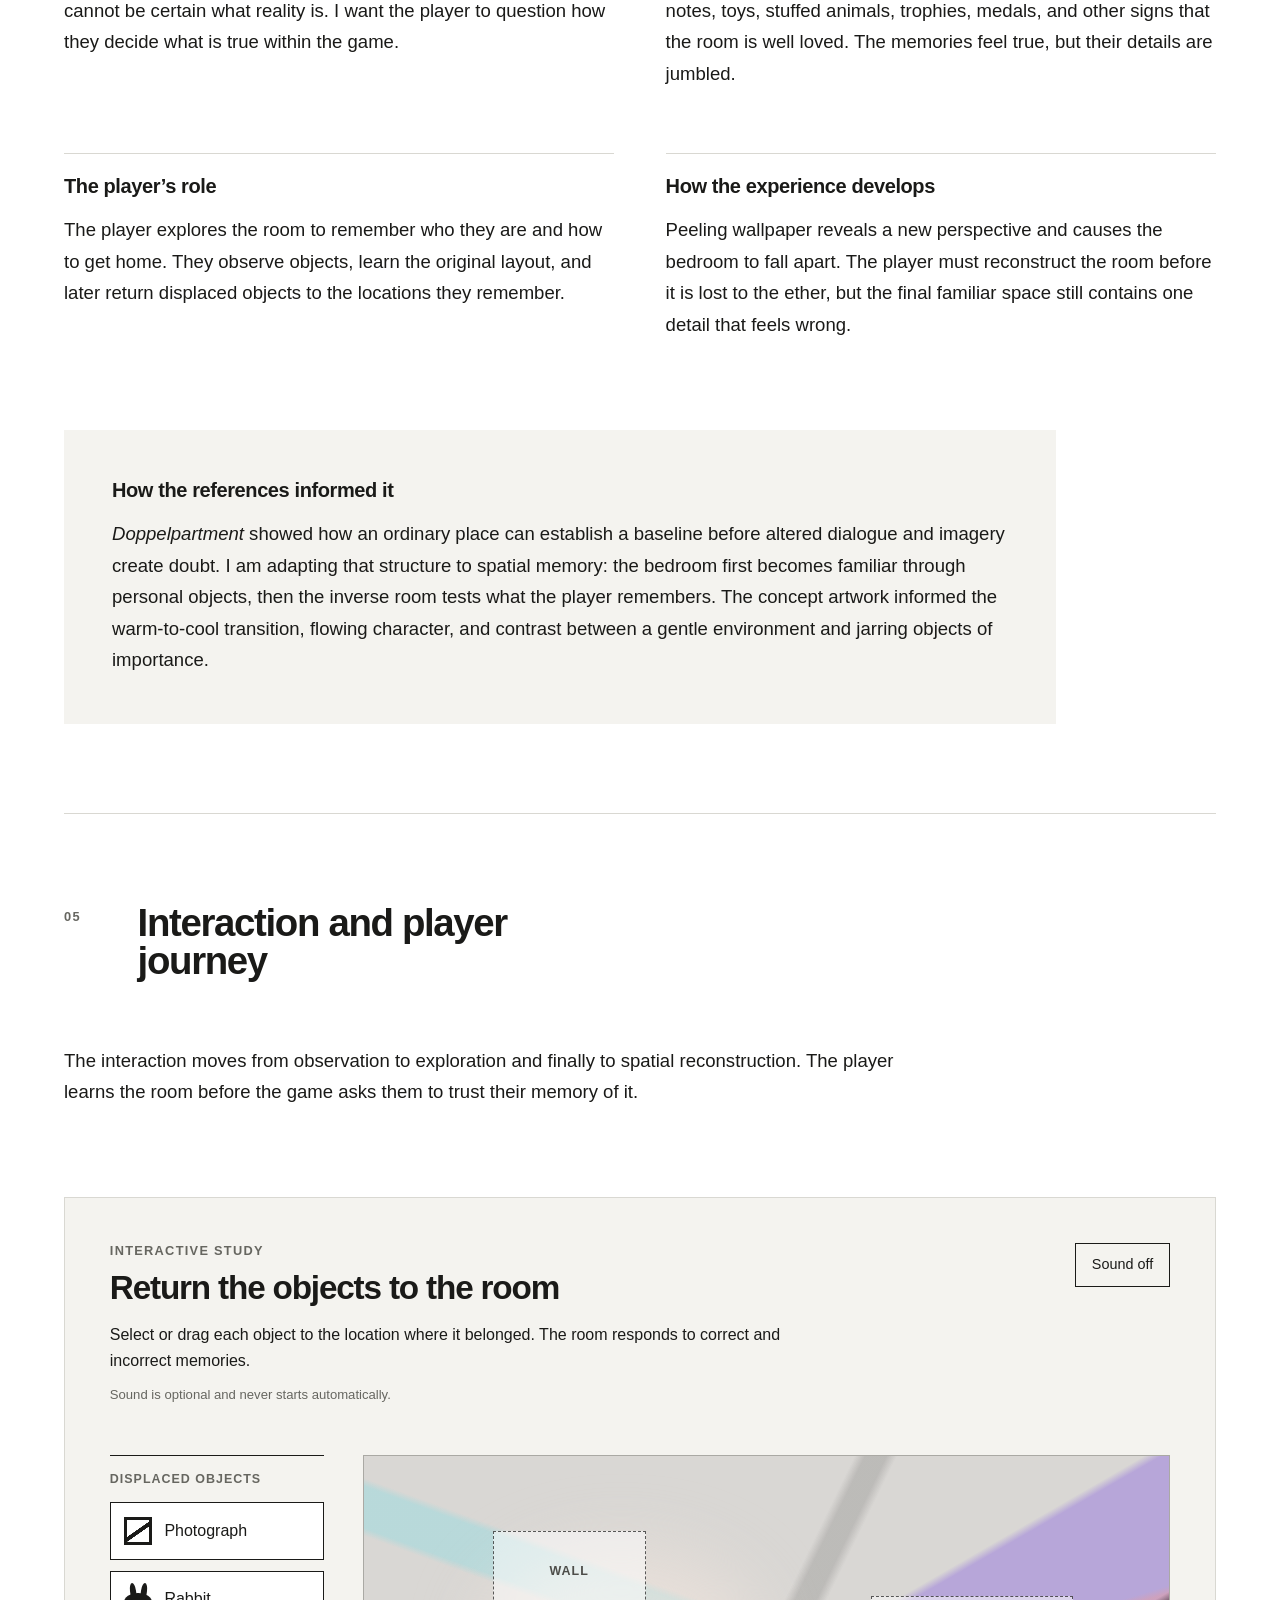
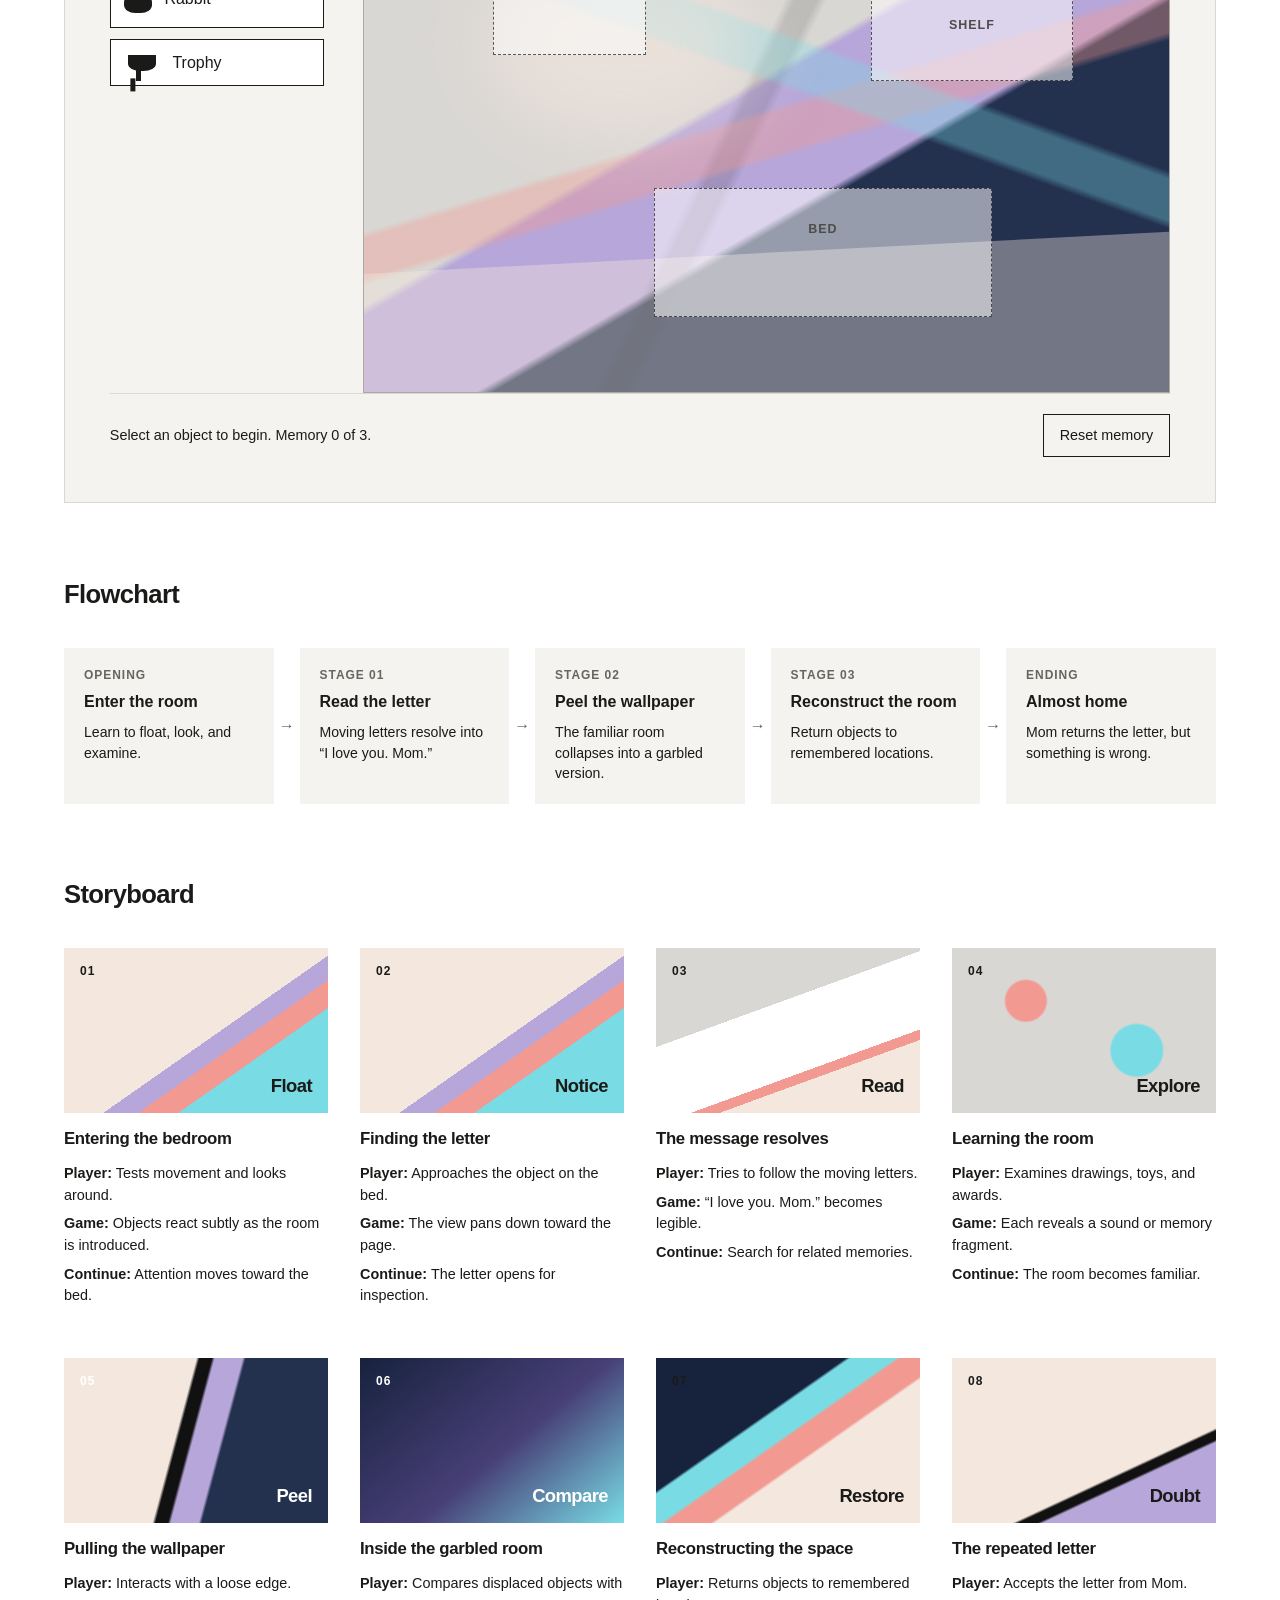
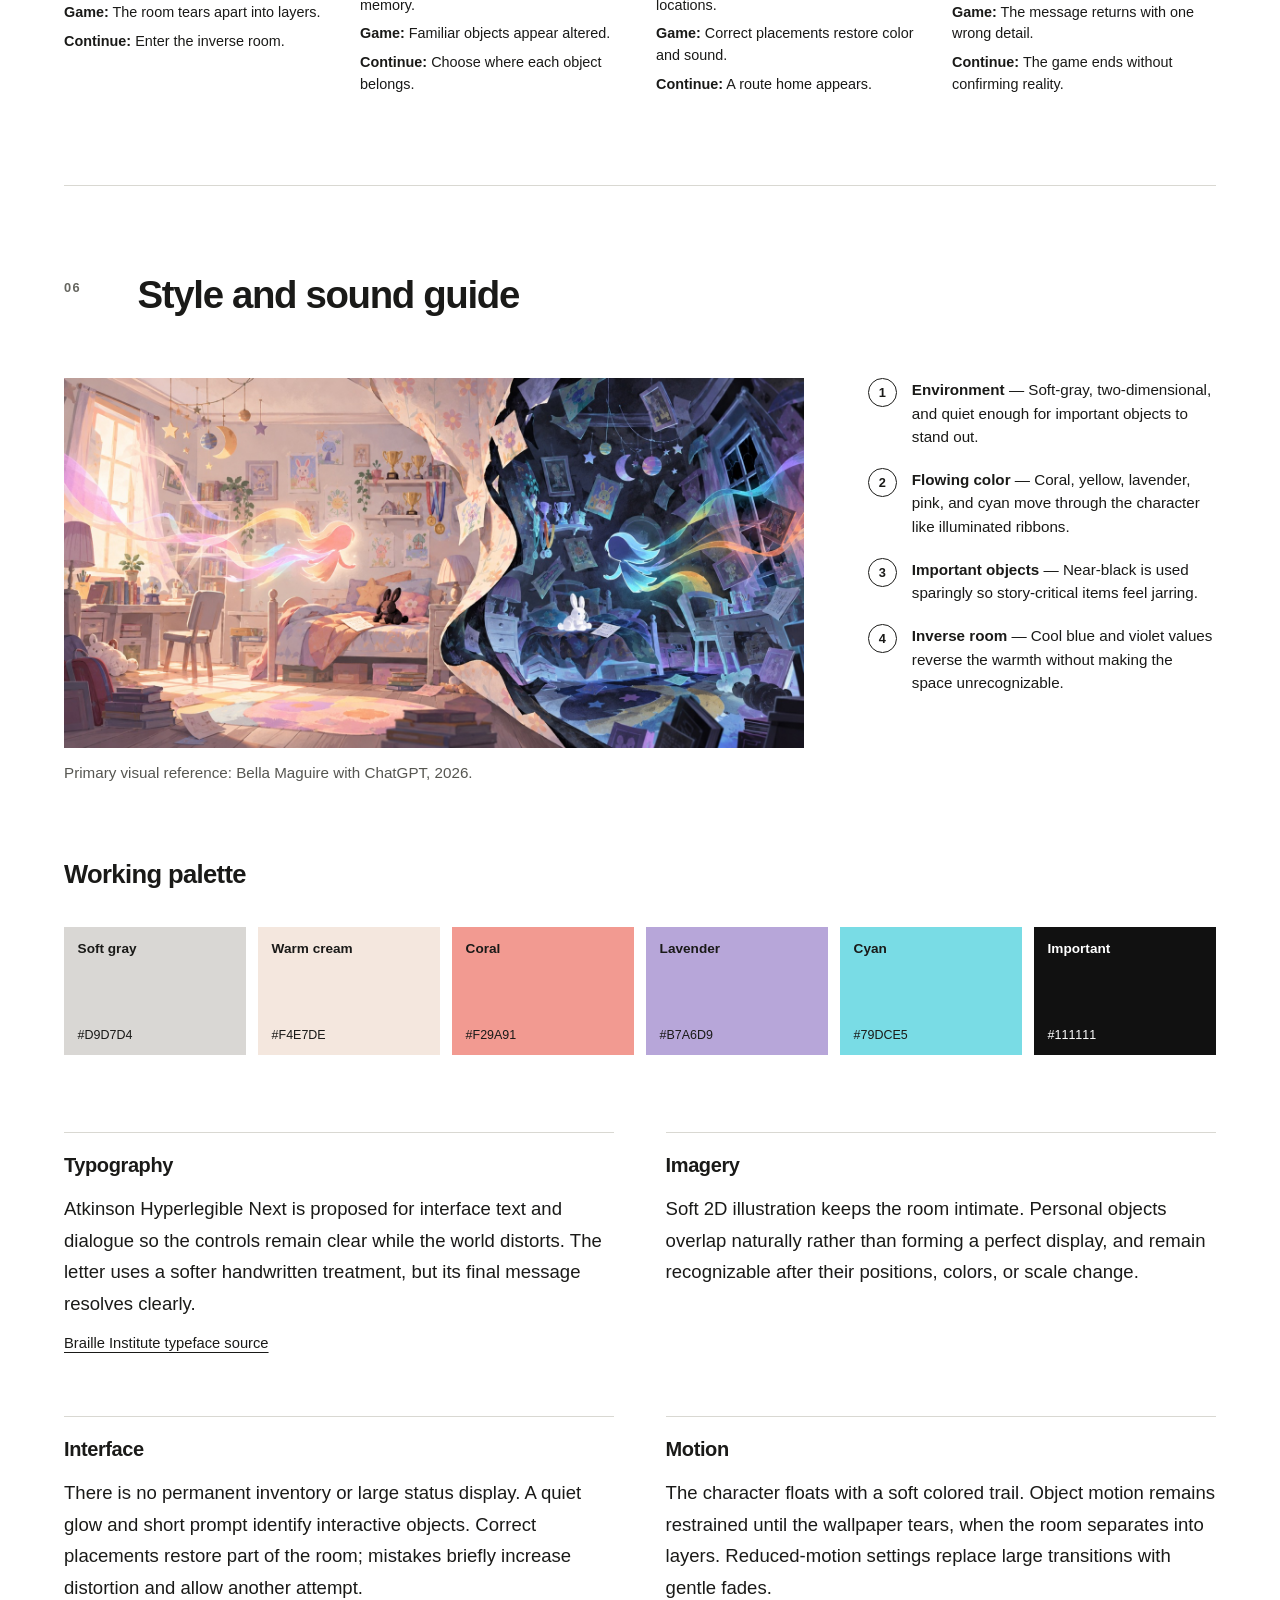
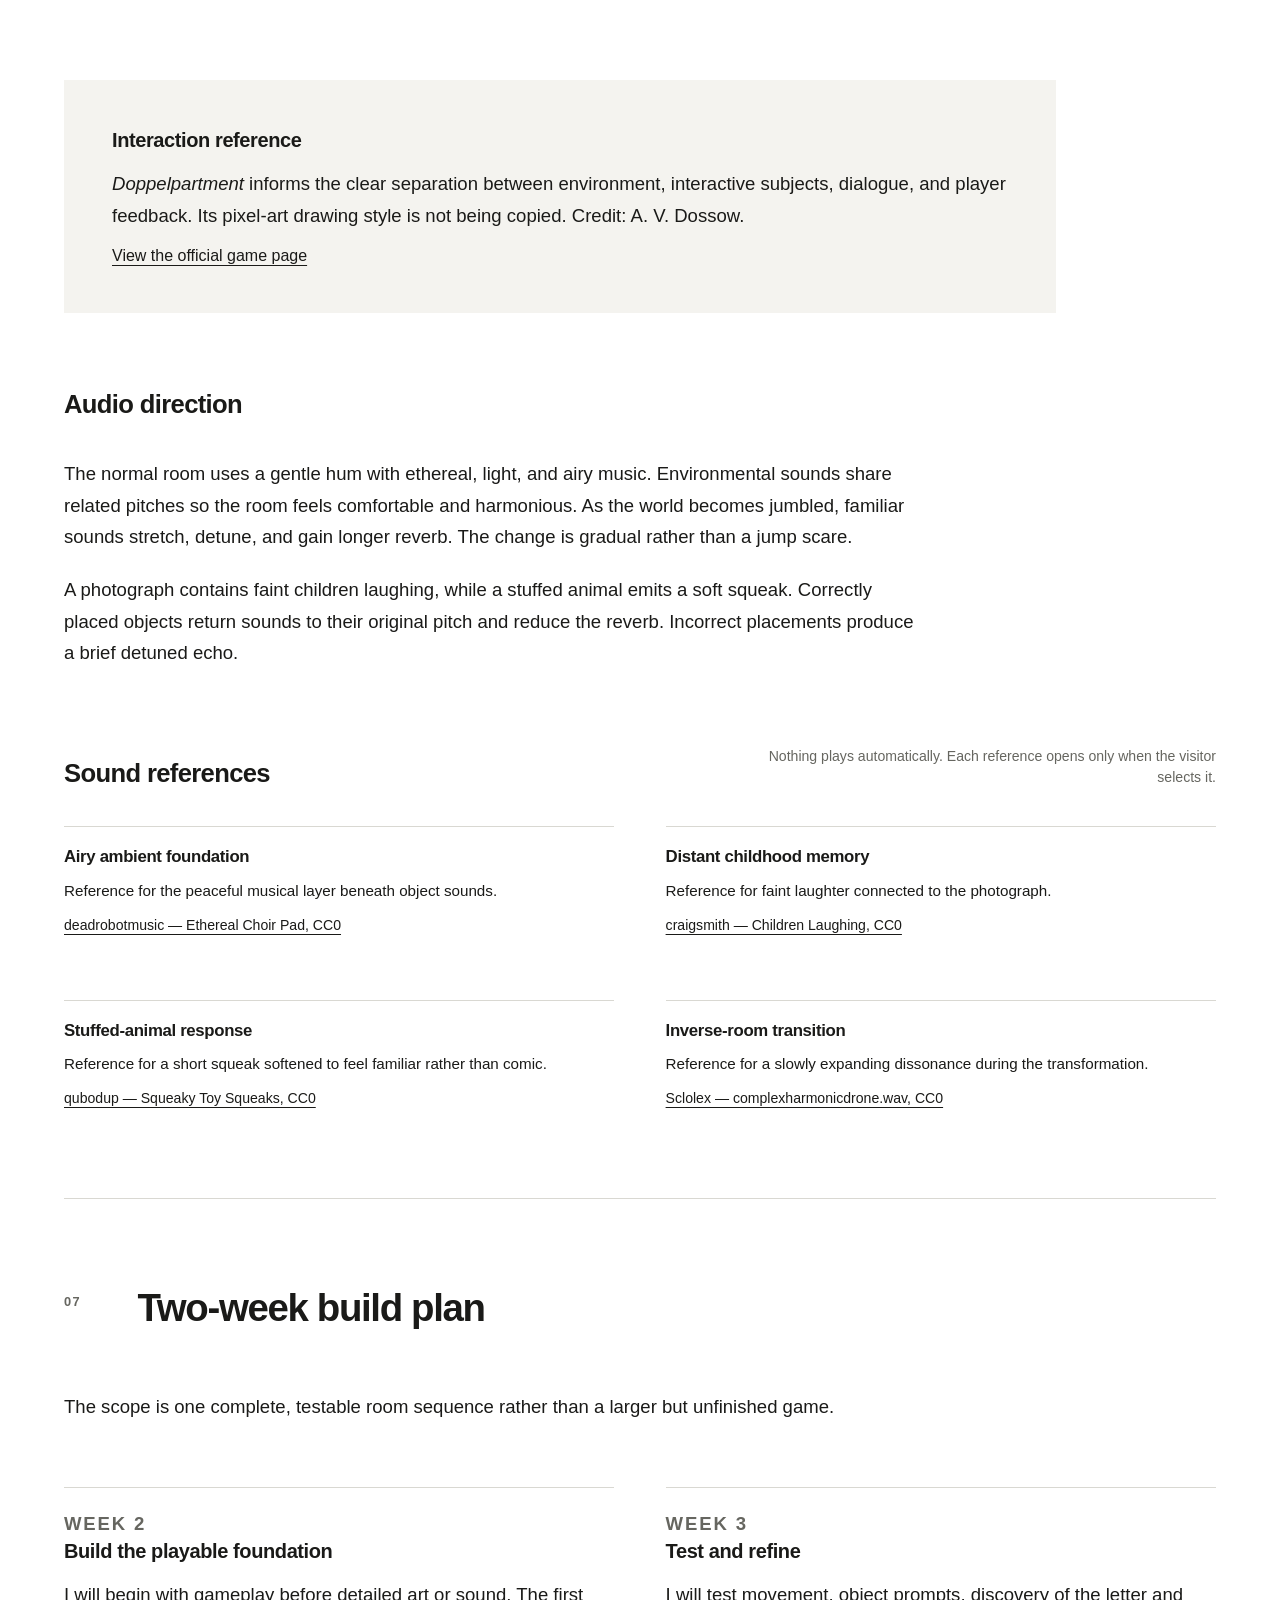
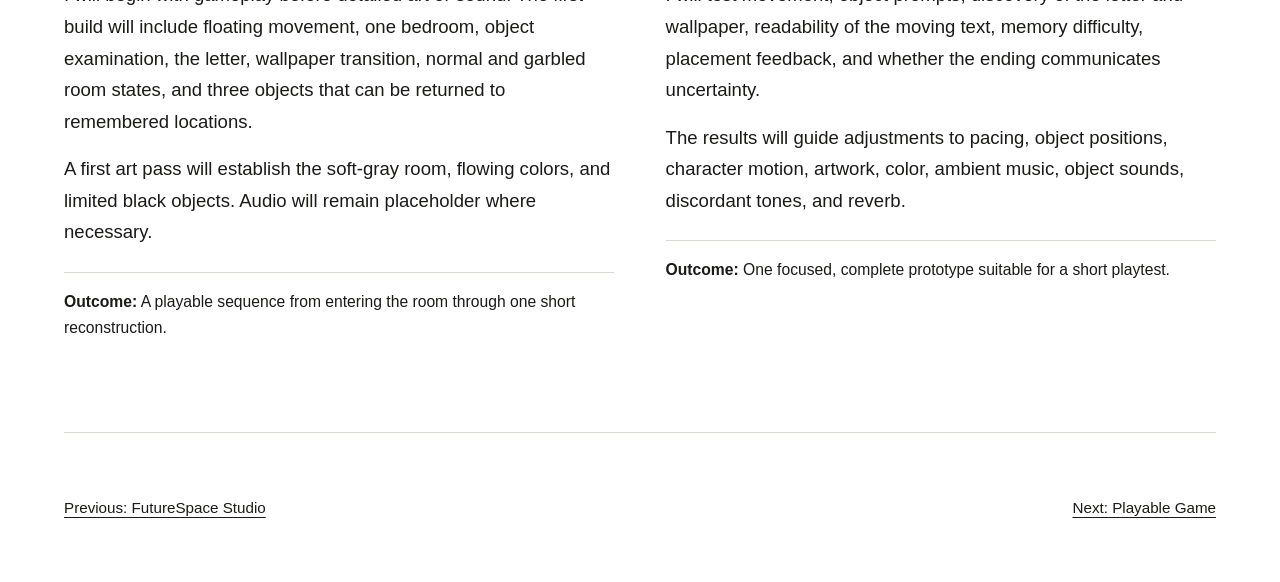
<file: game-proposal.html>
<!doctype html>
<html lang="en">
  <head>
    <meta charset="UTF-8" />
    <meta name="viewport" content="width=device-width, initial-scale=1.0" />
    <meta
      name="description"
      content="The Room Remembers, a surreal 2D exploration game proposal by Bella Maguire."
    />
    <title>The Room Remembers — Bella Maguire</title>
    <link rel="stylesheet" href="styles.css" />
  </head>
  <body class="project-page proposal-page">
    <header class="page-frame project-nav">
      <a class="project-nav__name" href="index.html">Bella Maguire</a>
      <nav class="project-nav__links" aria-label="Portfolio navigation">
        <a href="index.html">Home</a>
        <a href="album-cover.html">Album Cover</a>
        <a href="studio.html">FutureSpace Studio</a>
        <a href="game-proposal.html" aria-current="page">Game Proposal</a>
        <a href="game.html">Playable Game</a>
      </nav>
    </header>

    <main>
      <header class="page-frame project-header proposal-header">
        <p class="proposal-kicker">Game proposal</p>
        <h1 class="project-heading">The Room Remembers</h1>
        <p class="project-intro">
          A surreal 2D exploration game about memory, identity, and unreliable
          perception.
        </p>
      </header>

      <figure class="page-frame proposal-hero">
        <img
          src="assets/images/room-remembers-concept.jpg"
          alt="A warm childhood bedroom splitting open to reveal a dark inverted version, with a flowing featureless figure in each space"
          width="1600"
          height="800"
        />
        <figcaption>Concept by Bella Maguire; image generated with ChatGPT, 2026.</figcaption>
      </figure>

      <nav class="page-frame proposal-index" aria-label="Game proposal sections">
        <a href="#introduction"><span>01</span> Introduce the game</a>
        <a href="#case-study"><span>02</span> Case study</a>
        <a href="#ai-discussion"><span>03</span> Critical discussion with AI</a>
        <a href="#narrative"><span>04</span> Narrative and concept</a>
        <a href="#player-journey"><span>05</span> Interaction and player journey</a>
        <a href="#style-sound"><span>06</span> Style and sound guide</a>
        <a href="#build-plan"><span>07</span> Two-week build plan</a>
      </nav>

      <section
        class="page-frame project-section proposal-section"
        id="introduction"
        aria-labelledby="introduction-title"
      >
        <div class="proposal-section__heading">
          <p class="section-number">01</p>
          <h2 id="introduction-title">Introduce the game</h2>
        </div>
        <div class="proposal-copy proposal-copy--lead">
          <p>
            <em>The Room Remembers</em> places a featureless floating figure inside
            a soft-gray childhood bedroom illuminated by flowing color. Important
            objects appear in stark black, making them feel jarring and significant
            within the gentle environment.
          </p>
          <p>
            By examining drawings, toys, trophies, medals, photographs, and a letter
            from Mom, the player uncovers fragments of a forgotten past. Peeling back
            the wallpaper reveals an inverse version of the room. The player must use
            what they remember to return displaced objects to their original locations
            and find a way home.
          </p>
          <p>
            The experience moves from warmth and curiosity to confusion and uneasy
            recognition. Its ending leaves the player uncertain whether they escaped
            the hallucination or entered another version of it.
          </p>
        </div>
      </section>

      <section
        class="page-frame project-section proposal-section"
        id="case-study"
        aria-labelledby="case-study-title"
      >
        <div class="proposal-section__heading">
          <p class="section-number">02</p>
          <h2 id="case-study-title">Case study: <em>Doppelpartment</em></h2>
        </div>

        <div class="proposal-copy">
          <p>
            I played <em>Doppelpartment</em>, a browser game by independent developer
            A. V. Dossow. The player manages an apartment building, learns about its
            tenants, and decides who may have been replaced by a doppelganger. Dossow
            is credited with the story, art, music, maps, development, planning, and
            game design, with additional sound and technology resources credited in
            the shipped game.
          </p>
        </div>

        <div class="source-list" aria-label="Doppelpartment research sources">
          <a href="https://avdossow.itch.io/doppelpartment" target="_blank" rel="noopener noreferrer">Official game page</a>
          <a href="https://itch.io/post/13468167" target="_blank" rel="noopener noreferrer">Randomization and clues</a>
          <a href="https://itch.io/post/14004923" target="_blank" rel="noopener noreferrer">Repeat visits and hidden routes</a>
          <a href="https://itch.io/post/13468258" target="_blank" rel="noopener noreferrer">Pacing and interaction</a>
          <a href="https://itch.io/post/13468147" target="_blank" rel="noopener noreferrer">Mutation and concept</a>
          <a href="https://html-classic.itch.zone/html/14379795/Doppelpartment%20-%20BROWSER%20VERSION/data/CommonEvents.json" target="_blank" rel="noopener noreferrer">Shipped credits</a>
        </div>

        <h3 class="proposal-subheading">Three meaningful moments</h3>
        <div class="moment-grid">
          <article class="proposal-card">
            <p class="card-number">01</p>
            <h4>Naming the tenants</h4>
            <p>
              Choosing names made the residents easier to remember and gave the later
              accusation list a more personal feeling.
            </p>
          </article>
          <article class="proposal-card">
            <p class="card-number">02</p>
            <h4>Uncertainty from the start</h4>
            <p>
              The title and cover suggested that something was wrong without revealing
              what would happen, allowing uncertainty to guide the first playthrough.
            </p>
          </article>
          <article class="proposal-card">
            <p class="card-number">03</p>
            <h4>Freedom before judgment</h4>
            <p>
              Free exploration and dialogue made the building feel familiar before the
              soldier arrived and asked for a decision at the end of the night.
            </p>
          </article>
        </div>

        <h3 class="proposal-subheading">Five player-action events</h3>
        <div class="event-list">
          <article class="event-card">
            <h4><span>01</span> Approach the refrigerator</h4>
            <dl>
              <div><dt>Player</dt><dd>Opens it and chooses what to eat.</dd></div>
              <div><dt>Game</dt><dd>Responds with a menu and immediate audiovisual feedback.</dd></div>
              <div><dt>Learning</dt><dd>Introduces the game’s low-risk interaction language.</dd></div>
            </dl>
          </article>
          <article class="event-card">
            <h4><span>02</span> Knock on a tenant’s door</h4>
            <dl>
              <div><dt>Player</dt><dd>Selects how to greet or question the tenant.</dd></div>
              <div><dt>Game</dt><dd>Changes the dialogue while keeping the investigation moving.</dd></div>
              <div><dt>Learning</dt><dd>Builds familiarity through repeated conversation.</dd></div>
            </dl>
          </article>
          <article class="event-card">
            <h4><span>03</span> Answer the soldier</h4>
            <dl>
              <div><dt>Player</dt><dd>Chooses who they believe is the doppelganger.</dd></div>
              <div><dt>Game</dt><dd>Records the accusation and delays its consequence until later.</dd></div>
              <div><dt>Learning</dt><dd>Turns observation into responsibility and uncertainty.</dd></div>
            </dl>
          </article>
          <article class="event-card">
            <h4><span>04</span> Go to bed</h4>
            <dl>
              <div><dt>Player</dt><dd>Ends the day and enters a dream sequence.</dd></div>
              <div><dt>Game</dt><dd>Uses sleep to transition into the next day and reveal delayed feedback.</dd></div>
              <div><dt>Learning</dt><dd>Establishes a repeatable daily rhythm.</dd></div>
            </dl>
          </article>
          <article class="event-card">
            <h4><span>05</span> Read the bulletin</h4>
            <dl>
              <div><dt>Player</dt><dd>Checks the tenant list and payment status.</dd></div>
              <div><dt>Game</dt><dd>Organizes a large cast and records persistent changes.</dd></div>
              <div><dt>Learning</dt><dd>Provides an external memory aid for the investigation.</dd></div>
            </dl>
          </article>
        </div>

        <h3 class="proposal-subheading">Gameplay sequence</h3>
        <div class="case-gallery">
          <figure>
            <img
              src="assets/images/doppelpartment-apartment.jpg"
              alt="Doppelpartment apartment room with a tenant, computer, and task counter"
              width="1800"
              height="1085"
              loading="lazy"
            />
            <figcaption>1. The apartment hub establishes the daily routine and task counter.</figcaption>
          </figure>
          <figure>
            <img
              src="assets/images/doppelpartment-soldier.jpg"
              alt="Doppelpartment soldier explaining that a gas affects humans and doppelgangers"
              width="1800"
              height="1085"
              loading="lazy"
            />
            <figcaption>2. The soldier complicates the rules by explaining that mutation is unreliable evidence.</figcaption>
          </figure>
          <figure>
            <img
              src="assets/images/doppelpartment-mutation.jpg"
              alt="Doppelpartment character Cabe with visibly elongated limbs"
              width="1800"
              height="1085"
              loading="lazy"
            />
            <figcaption>3. Cabe’s altered body makes visual judgment feel immediate but uncertain.</figcaption>
          </figure>
          <figure>
            <img
              src="assets/images/doppelpartment-roster.jpg"
              alt="Doppelpartment tenant roster showing portraits and payment status"
              width="1800"
              height="1058"
              loading="lazy"
            />
            <figcaption>4. The roster externalizes memory and tracks progress across the building.</figcaption>
          </figure>
        </div>

        <aside class="proposal-callout">
          <h3>What I learned</h3>
          <p>
            The strongest structure is a familiar baseline followed by meaningful
            deviation. Ordinary routines teach the player what “normal” looks and
            sounds like; later changes turn that knowledge into evidence. For my game,
            the first bedroom must therefore be memorable before it becomes distorted.
          </p>
        </aside>
      </section>

      <section
        class="page-frame project-section proposal-section"
        id="ai-discussion"
        aria-labelledby="ai-discussion-title"
      >
        <div class="proposal-section__heading">
          <p class="section-number">03</p>
          <h2 id="ai-discussion-title">Critical discussion with AI</h2>
        </div>

        <div class="evidence-grid">
          <article class="proposal-card">
            <h3>What AI found and I verified</h3>
            <ul>
              <li>Doppelgangers are randomized and use altered dialogue and visual clues.</li>
              <li>Repeat visits contain character routes that are easy to miss.</li>
              <li>The creator acknowledged that progressive mutation can conflict with the identification concept.</li>
            </ul>
          </article>
          <article class="proposal-card proposal-card--muted">
            <h3>Gaps in the evidence</h3>
            <ul>
              <li>No creator source explains why players name the tenants.</li>
              <li>No verified source establishes a political or philosophical thesis.</li>
              <li>No development diary explains the intended emotional arc of the soundtrack.</li>
            </ul>
          </article>
        </div>

        <div class="ai-exchange" aria-label="Short exchange showing a revised AI analysis">
          <p><strong>AI:</strong> Choosing names may make the player more attached to the tenants and more hesitant to report them.</p>
          <p><strong>Bella:</strong> Imagine the moment without choosing the names. Treat your answer as a hypothesis and propose a comparison.</p>
          <p><strong>Revised analysis:</strong> Chosen names may improve memory and ownership, but fixed names might make tenants feel more like authored individuals. A small test could compare recall, attachment, and hesitation across two otherwise identical versions.</p>
        </div>

        <div class="proposal-copy">
          <h3 class="proposal-subheading proposal-subheading--compact">My conclusion</h3>
          <p>
            Naming may support memory and personal investment, but that interpretation
            cannot be presented as the creator’s intention. The more strongly supported
            lesson is that the game teaches a baseline and then makes the player notice
            deviations from it.
          </p>
          <p>
            This adaptive research process changed my design. <em>The Room Remembers</em>
            will keep movement, object locations, and interaction cues consistent enough
            to learn in the first room. Uncertainty will come from changing memories,
            colors, sounds, and object meaning—not from unclear controls. The central
            reconstruction mechanic asks the player to return objects to remembered
            locations and reconsider mistakes without losing their way through the interface.
          </p>
        </div>
      </section>

      <section
        class="page-frame project-section proposal-section"
        id="narrative"
        aria-labelledby="narrative-title"
      >
        <div class="proposal-section__heading">
          <p class="section-number">04</p>
          <h2 id="narrative-title">Narrative and concept</h2>
        </div>

        <div class="narrative-grid">
          <article>
            <h3>Hallucination</h3>
            <p>
              My interpretation of hallucination is a world where the player cannot be
              certain what reality is. I want the player to question how they decide
              what is true within the game.
            </p>
          </article>
          <article>
            <h3>The game world</h3>
            <p>
              The setting is a simple childhood bedroom filled with drawings, notes,
              toys, stuffed animals, trophies, medals, and other signs that the room is
              well loved. The memories feel true, but their details are jumbled.
            </p>
          </article>
          <article>
            <h3>The player’s role</h3>
            <p>
              The player explores the room to remember who they are and how to get home.
              They observe objects, learn the original layout, and later return displaced
              objects to the locations they remember.
            </p>
          </article>
          <article>
            <h3>How the experience develops</h3>
            <p>
              Peeling wallpaper reveals a new perspective and causes the bedroom to fall
              apart. The player must reconstruct the room before it is lost to the ether,
              but the final familiar space still contains one detail that feels wrong.
            </p>
          </article>
        </div>

        <aside class="proposal-callout">
          <h3>How the references informed it</h3>
          <p>
            <em>Doppelpartment</em> showed how an ordinary place can establish a baseline
            before altered dialogue and imagery create doubt. I am adapting that structure
            to spatial memory: the bedroom first becomes familiar through personal objects,
            then the inverse room tests what the player remembers. The concept artwork
            informed the warm-to-cool transition, flowing character, and contrast between
            a gentle environment and jarring objects of importance.
          </p>
        </aside>
      </section>

      <section
        class="page-frame project-section proposal-section"
        id="player-journey"
        aria-labelledby="player-journey-title"
      >
        <div class="proposal-section__heading">
          <p class="section-number">05</p>
          <h2 id="player-journey-title">Interaction and player journey</h2>
        </div>

        <p class="proposal-lead">
          The interaction moves from observation to exploration and finally to spatial
          reconstruction. The player learns the room before the game asks them to trust
          their memory of it.
        </p>

        <div class="memory-demo" data-memory-demo>
          <div class="memory-demo__header">
            <div>
              <p class="proposal-kicker">Interactive study</p>
              <h3>Return the objects to the room</h3>
              <p>
                Select or drag each object to the location where it belonged. The room
                responds to correct and incorrect memories.
              </p>
            </div>
            <button
              class="memory-sound"
              type="button"
              aria-pressed="false"
              aria-describedby="memory-sound-note"
              data-sound-toggle
            >
              Sound off
            </button>
          </div>

          <p class="memory-sound-note" id="memory-sound-note">
            Sound is optional and never starts automatically.
          </p>

          <div class="memory-demo__layout">
            <div class="memory-objects" aria-label="Objects to return">
              <p class="memory-label">Displaced objects</p>
              <div class="memory-object-list">
                <button
                  class="memory-object"
                  type="button"
                  draggable="true"
                  aria-pressed="false"
                  data-memory-object="photo"
                  data-memory-target="wall"
                >
                  <span class="memory-object__shape memory-object__shape--photo" aria-hidden="true"></span>
                  Photograph
                </button>
                <button
                  class="memory-object"
                  type="button"
                  draggable="true"
                  aria-pressed="false"
                  data-memory-object="rabbit"
                  data-memory-target="bed"
                >
                  <span class="memory-object__shape memory-object__shape--rabbit" aria-hidden="true"></span>
                  Rabbit
                </button>
                <button
                  class="memory-object"
                  type="button"
                  draggable="true"
                  aria-pressed="false"
                  data-memory-object="trophy"
                  data-memory-target="shelf"
                >
                  <span class="memory-object__shape memory-object__shape--trophy" aria-hidden="true"></span>
                  Trophy
                </button>
              </div>
            </div>

            <div class="memory-room" aria-label="Garbled bedroom with three remembered locations">
              <div class="memory-room__glow" aria-hidden="true"></div>
              <div
                class="memory-location memory-location--wall"
                role="button"
                tabindex="0"
                data-memory-location="wall"
                aria-label="Place selected object on the wall"
              >
                <span class="memory-location__name">Wall</span>
                <span class="memory-location__placed" aria-hidden="true"></span>
              </div>
              <div
                class="memory-location memory-location--shelf"
                role="button"
                tabindex="0"
                data-memory-location="shelf"
                aria-label="Place selected object on the shelf"
              >
                <span class="memory-location__name">Shelf</span>
                <span class="memory-location__placed" aria-hidden="true"></span>
              </div>
              <div
                class="memory-location memory-location--bed"
                role="button"
                tabindex="0"
                data-memory-location="bed"
                aria-label="Place selected object on the bed"
              >
                <span class="memory-location__name">Bed</span>
                <span class="memory-location__placed" aria-hidden="true"></span>
              </div>
              <div class="memory-room__floor" aria-hidden="true"></div>
            </div>
          </div>

          <div class="memory-demo__footer">
            <p class="memory-status" role="status" aria-live="polite" data-memory-status>
              Select an object to begin. Memory 0 of 3.
            </p>
            <button class="memory-reset" type="button" data-memory-reset>Reset memory</button>
          </div>
        </div>

        <h3 class="proposal-subheading">Flowchart</h3>
        <ol class="journey-flow">
          <li>
            <span>Opening</span>
            <strong>Enter the room</strong>
            <p>Learn to float, look, and examine.</p>
          </li>
          <li>
            <span>Stage 01</span>
            <strong>Read the letter</strong>
            <p>Moving letters resolve into “I love you. Mom.”</p>
          </li>
          <li>
            <span>Stage 02</span>
            <strong>Peel the wallpaper</strong>
            <p>The familiar room collapses into a garbled version.</p>
          </li>
          <li>
            <span>Stage 03</span>
            <strong>Reconstruct the room</strong>
            <p>Return objects to remembered locations.</p>
          </li>
          <li>
            <span>Ending</span>
            <strong>Almost home</strong>
            <p>Mom returns the letter, but something is wrong.</p>
          </li>
        </ol>

        <h3 class="proposal-subheading">Storyboard</h3>
        <div class="storyboard-grid">
          <article class="storyboard-card">
            <div class="storyboard-frame storyboard-frame--warm" aria-hidden="true"><span>01</span><b>Float</b></div>
            <h4>Entering the bedroom</h4>
            <p><strong>Player:</strong> Tests movement and looks around.</p>
            <p><strong>Game:</strong> Objects react subtly as the room is introduced.</p>
            <p><strong>Continue:</strong> Attention moves toward the bed.</p>
          </article>
          <article class="storyboard-card">
            <div class="storyboard-frame storyboard-frame--warm" aria-hidden="true"><span>02</span><b>Notice</b></div>
            <h4>Finding the letter</h4>
            <p><strong>Player:</strong> Approaches the object on the bed.</p>
            <p><strong>Game:</strong> The view pans down toward the page.</p>
            <p><strong>Continue:</strong> The letter opens for inspection.</p>
          </article>
          <article class="storyboard-card">
            <div class="storyboard-frame storyboard-frame--letter" aria-hidden="true"><span>03</span><b>Read</b></div>
            <h4>The message resolves</h4>
            <p><strong>Player:</strong> Tries to follow the moving letters.</p>
            <p><strong>Game:</strong> “I love you. Mom.” becomes legible.</p>
            <p><strong>Continue:</strong> Search for related memories.</p>
          </article>
          <article class="storyboard-card">
            <div class="storyboard-frame storyboard-frame--memory" aria-hidden="true"><span>04</span><b>Explore</b></div>
            <h4>Learning the room</h4>
            <p><strong>Player:</strong> Examines drawings, toys, and awards.</p>
            <p><strong>Game:</strong> Each reveals a sound or memory fragment.</p>
            <p><strong>Continue:</strong> The room becomes familiar.</p>
          </article>
          <article class="storyboard-card">
            <div class="storyboard-frame storyboard-frame--tear" aria-hidden="true"><span>05</span><b>Peel</b></div>
            <h4>Pulling the wallpaper</h4>
            <p><strong>Player:</strong> Interacts with a loose edge.</p>
            <p><strong>Game:</strong> The room tears apart into layers.</p>
            <p><strong>Continue:</strong> Enter the inverse room.</p>
          </article>
          <article class="storyboard-card">
            <div class="storyboard-frame storyboard-frame--inverse" aria-hidden="true"><span>06</span><b>Compare</b></div>
            <h4>Inside the garbled room</h4>
            <p><strong>Player:</strong> Compares displaced objects with memory.</p>
            <p><strong>Game:</strong> Familiar objects appear altered.</p>
            <p><strong>Continue:</strong> Choose where each object belongs.</p>
          </article>
          <article class="storyboard-card">
            <div class="storyboard-frame storyboard-frame--restore" aria-hidden="true"><span>07</span><b>Restore</b></div>
            <h4>Reconstructing the space</h4>
            <p><strong>Player:</strong> Returns objects to remembered locations.</p>
            <p><strong>Game:</strong> Correct placements restore color and sound.</p>
            <p><strong>Continue:</strong> A route home appears.</p>
          </article>
          <article class="storyboard-card">
            <div class="storyboard-frame storyboard-frame--ending" aria-hidden="true"><span>08</span><b>Doubt</b></div>
            <h4>The repeated letter</h4>
            <p><strong>Player:</strong> Accepts the letter from Mom.</p>
            <p><strong>Game:</strong> The message returns with one wrong detail.</p>
            <p><strong>Continue:</strong> The game ends without confirming reality.</p>
          </article>
        </div>
      </section>

      <section
        class="page-frame project-section proposal-section"
        id="style-sound"
        aria-labelledby="style-sound-title"
      >
        <div class="proposal-section__heading">
          <p class="section-number">06</p>
          <h2 id="style-sound-title">Style and sound guide</h2>
        </div>

        <div class="visual-reference">
          <figure>
            <img
              src="assets/images/room-remembers-concept.jpg"
              alt="Concept artwork showing warm and inverse versions of The Room Remembers bedroom"
              width="1600"
              height="800"
              loading="lazy"
            />
            <figcaption>Primary visual reference: Bella Maguire with ChatGPT, 2026.</figcaption>
          </figure>
          <ol class="annotation-list">
            <li><span>1</span><p><strong>Environment</strong> — Soft-gray, two-dimensional, and quiet enough for important objects to stand out.</p></li>
            <li><span>2</span><p><strong>Flowing color</strong> — Coral, yellow, lavender, pink, and cyan move through the character like illuminated ribbons.</p></li>
            <li><span>3</span><p><strong>Important objects</strong> — Near-black is used sparingly so story-critical items feel jarring.</p></li>
            <li><span>4</span><p><strong>Inverse room</strong> — Cool blue and violet values reverse the warmth without making the space unrecognizable.</p></li>
          </ol>
        </div>

        <h3 class="proposal-subheading">Working palette</h3>
        <div class="palette" aria-label="Proposed game color palette">
          <div class="swatch swatch--gray"><span>Soft gray</span><code>#D9D7D4</code></div>
          <div class="swatch swatch--cream"><span>Warm cream</span><code>#F4E7DE</code></div>
          <div class="swatch swatch--coral"><span>Coral</span><code>#F29A91</code></div>
          <div class="swatch swatch--lavender"><span>Lavender</span><code>#B7A6D9</code></div>
          <div class="swatch swatch--cyan"><span>Cyan</span><code>#79DCE5</code></div>
          <div class="swatch swatch--ink"><span>Important</span><code>#111111</code></div>
        </div>

        <div class="style-grid">
          <article>
            <h3>Typography</h3>
            <p>
              Atkinson Hyperlegible Next is proposed for interface text and dialogue so
              the controls remain clear while the world distorts. The letter uses a
              softer handwritten treatment, but its final message resolves clearly.
            </p>
            <a href="https://www.brailleinstitute.org/freefont/" target="_blank" rel="noopener noreferrer">Braille Institute typeface source</a>
          </article>
          <article>
            <h3>Imagery</h3>
            <p>
              Soft 2D illustration keeps the room intimate. Personal objects overlap
              naturally rather than forming a perfect display, and remain recognizable
              after their positions, colors, or scale change.
            </p>
          </article>
          <article>
            <h3>Interface</h3>
            <p>
              There is no permanent inventory or large status display. A quiet glow and
              short prompt identify interactive objects. Correct placements restore part
              of the room; mistakes briefly increase distortion and allow another attempt.
            </p>
          </article>
          <article>
            <h3>Motion</h3>
            <p>
              The character floats with a soft colored trail. Object motion remains
              restrained until the wallpaper tears, when the room separates into layers.
              Reduced-motion settings replace large transitions with gentle fades.
            </p>
          </article>
        </div>

        <aside class="proposal-callout reference-note">
          <h3>Interaction reference</h3>
          <p>
            <em>Doppelpartment</em> informs the clear separation between environment,
            interactive subjects, dialogue, and player feedback. Its pixel-art drawing
            style is not being copied. Credit: A. V. Dossow.
          </p>
          <a href="https://avdossow.itch.io/doppelpartment" target="_blank" rel="noopener noreferrer">View the official game page</a>
        </aside>

        <h3 class="proposal-subheading">Audio direction</h3>
        <div class="proposal-copy">
          <p>
            The normal room uses a gentle hum with ethereal, light, and airy music.
            Environmental sounds share related pitches so the room feels comfortable and
            harmonious. As the world becomes jumbled, familiar sounds stretch, detune, and
            gain longer reverb. The change is gradual rather than a jump scare.
          </p>
          <p>
            A photograph contains faint children laughing, while a stuffed animal emits
            a soft squeak. Correctly placed objects return sounds to their original pitch
            and reduce the reverb. Incorrect placements produce a brief detuned echo.
          </p>
        </div>

        <div class="sound-reference-heading">
          <h3 class="proposal-subheading proposal-subheading--compact">Sound references</h3>
          <p>Nothing plays automatically. Each reference opens only when the visitor selects it.</p>
        </div>
        <div class="sound-reference-list">
          <article>
            <h4>Airy ambient foundation</h4>
            <p>Reference for the peaceful musical layer beneath object sounds.</p>
            <a href="https://freesound.org/people/deadrobotmusic/sounds/808032/" target="_blank" rel="noopener noreferrer">deadrobotmusic — Ethereal Choir Pad, CC0</a>
          </article>
          <article>
            <h4>Distant childhood memory</h4>
            <p>Reference for faint laughter connected to the photograph.</p>
            <a href="https://freesound.org/people/craigsmith/sounds/479837/" target="_blank" rel="noopener noreferrer">craigsmith — Children Laughing, CC0</a>
          </article>
          <article>
            <h4>Stuffed-animal response</h4>
            <p>Reference for a short squeak softened to feel familiar rather than comic.</p>
            <a href="https://freesound.org/people/qubodup/sounds/827431/" target="_blank" rel="noopener noreferrer">qubodup — Squeaky Toy Squeaks, CC0</a>
          </article>
          <article>
            <h4>Inverse-room transition</h4>
            <p>Reference for a slowly expanding dissonance during the transformation.</p>
            <a href="https://freesound.org/people/Sclolex/sounds/216670/" target="_blank" rel="noopener noreferrer">Sclolex — complexharmonicdrone.wav, CC0</a>
          </article>
        </div>
      </section>

      <section
        class="page-frame project-section proposal-section"
        id="build-plan"
        aria-labelledby="build-plan-title"
      >
        <div class="proposal-section__heading">
          <p class="section-number">07</p>
          <h2 id="build-plan-title">Two-week build plan</h2>
        </div>

        <p class="proposal-lead">
          The scope is one complete, testable room sequence rather than a larger but
          unfinished game.
        </p>

        <div class="week-grid">
          <article>
            <p class="week-label">Week 2</p>
            <h3>Build the playable foundation</h3>
            <p>
              I will begin with gameplay before detailed art or sound. The first build
              will include floating movement, one bedroom, object examination, the letter,
              wallpaper transition, normal and garbled room states, and three objects that
              can be returned to remembered locations.
            </p>
            <p>
              A first art pass will establish the soft-gray room, flowing colors, and
              limited black objects. Audio will remain placeholder where necessary.
            </p>
            <p class="week-outcome"><strong>Outcome:</strong> A playable sequence from entering the room through one short reconstruction.</p>
          </article>
          <article>
            <p class="week-label">Week 3</p>
            <h3>Test and refine</h3>
            <p>
              I will test movement, object prompts, discovery of the letter and wallpaper,
              readability of the moving text, memory difficulty, placement feedback, and
              whether the ending communicates uncertainty.
            </p>
            <p>
              The results will guide adjustments to pacing, object positions, character
              motion, artwork, color, ambient music, object sounds, discordant tones, and
              reverb.
            </p>
            <p class="week-outcome"><strong>Outcome:</strong> One focused, complete prototype suitable for a short playtest.</p>
          </article>
        </div>
      </section>

      <nav class="page-frame project-footer" aria-label="Project navigation">
        <a href="studio.html">Previous: FutureSpace Studio</a>
        <a href="game.html">Next: Playable Game</a>
      </nav>
    </main>
    <script src="game-proposal.js"></script>
  </body>
</html>
</file>
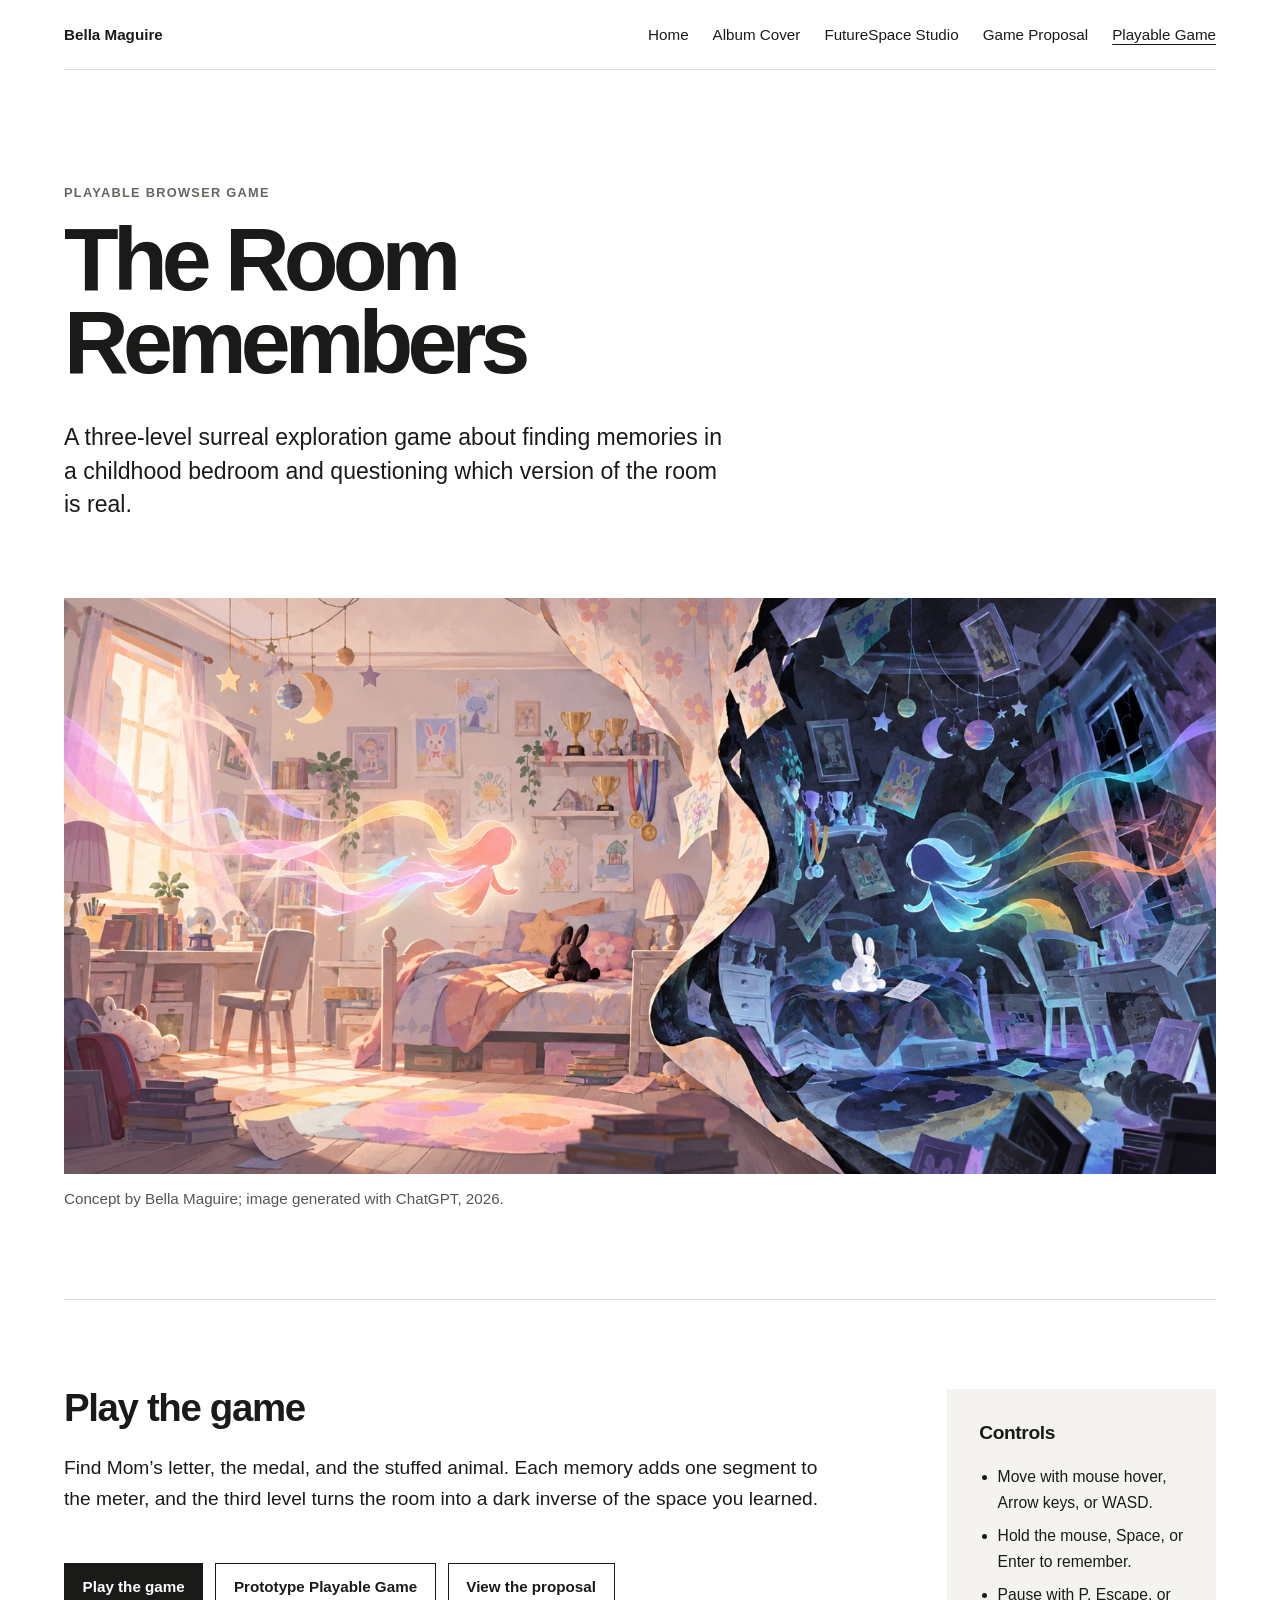
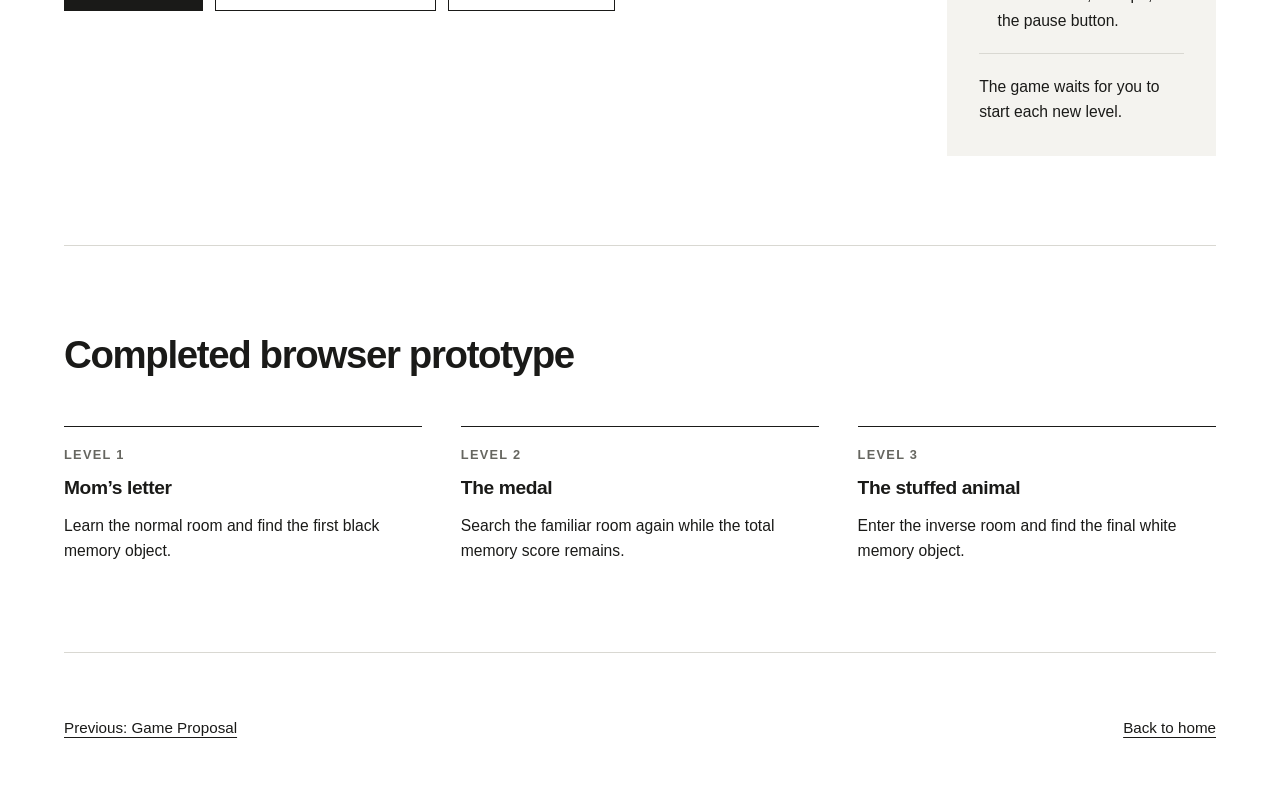
<file: game.html>
<!doctype html>
<html lang="en">
  <head>
    <meta charset="UTF-8" />
    <meta name="viewport" content="width=device-width, initial-scale=1.0" />
    <meta
      name="description"
      content="The Room Remembers, a three-level surreal browser game by Bella Maguire."
    />
    <title>The Room Remembers Game — Bella Maguire</title>
    <link rel="stylesheet" href="styles.css" />
  </head>
  <body class="project-page game-project-page">
    <header class="page-frame project-nav">
      <a class="project-nav__name" href="index.html">Bella Maguire</a>
      <nav class="project-nav__links" aria-label="Portfolio navigation">
        <a href="index.html">Home</a>
        <a href="album-cover.html">Album Cover</a>
        <a href="studio.html">FutureSpace Studio</a>
        <a href="game-proposal.html">Game Proposal</a>
        <a href="game.html" aria-current="page">Playable Game</a>
      </nav>
    </header>

    <main>
      <header class="page-frame project-header game-project-header">
        <p class="game-project-kicker">Playable browser game</p>
        <h1 class="project-heading">The Room Remembers</h1>
        <p class="project-intro">
          A three-level surreal exploration game about finding memories in a
          childhood bedroom and questioning which version of the room is real.
        </p>
      </header>

      <figure class="page-frame game-project-hero">
        <img
          src="assets/images/room-remembers-concept.jpg"
          alt="A warm childhood bedroom opening into an inverted blue version of the room"
          width="1600"
          height="800"
        />
        <figcaption>
          Concept by Bella Maguire; image generated with ChatGPT, 2026.
        </figcaption>
      </figure>

      <section
        class="page-frame project-section game-project-launch"
        aria-labelledby="play-game-title"
      >
        <div class="game-project-launch__copy">
          <h2 id="play-game-title">Play the game</h2>
          <p>
            Find Mom’s letter, the medal, and the stuffed animal. Each memory
            adds one segment to the meter, and the third level turns the room
            into a dark inverse of the space you learned.
          </p>
          <div class="game-project-actions">
            <a class="game-launch-link" href="game/index.html">Play the game</a>
            <a class="game-secondary-link" href="game-prototype/index.html">
              Prototype Playable Game
            </a>
            <a class="game-secondary-link" href="game-proposal.html">View the proposal</a>
          </div>
        </div>

        <aside class="game-control-card" aria-labelledby="game-controls-title">
          <h3 id="game-controls-title">Controls</h3>
          <ul>
            <li>Move with mouse hover, Arrow keys, or WASD.</li>
            <li>Hold the mouse, Space, or Enter to remember.</li>
            <li>Pause with P, Escape, or the pause button.</li>
          </ul>
          <p>The game waits for you to start each new level.</p>
        </aside>
      </section>

      <section
        class="page-frame project-section"
        aria-labelledby="completed-build-title"
      >
        <h2 id="completed-build-title">Completed browser prototype</h2>
        <div class="game-level-grid">
          <article>
            <p class="game-level-label">Level 1</p>
            <h3>Mom’s letter</h3>
            <p>Learn the normal room and find the first black memory object.</p>
          </article>
          <article>
            <p class="game-level-label">Level 2</p>
            <h3>The medal</h3>
            <p>Search the familiar room again while the total memory score remains.</p>
          </article>
          <article>
            <p class="game-level-label">Level 3</p>
            <h3>The stuffed animal</h3>
            <p>Enter the inverse room and find the final white memory object.</p>
          </article>
        </div>
      </section>

      <nav class="page-frame project-footer" aria-label="Project navigation">
        <a href="game-proposal.html">Previous: Game Proposal</a>
        <a href="index.html">Back to home</a>
      </nav>
    </main>
  </body>
</html>
</file>
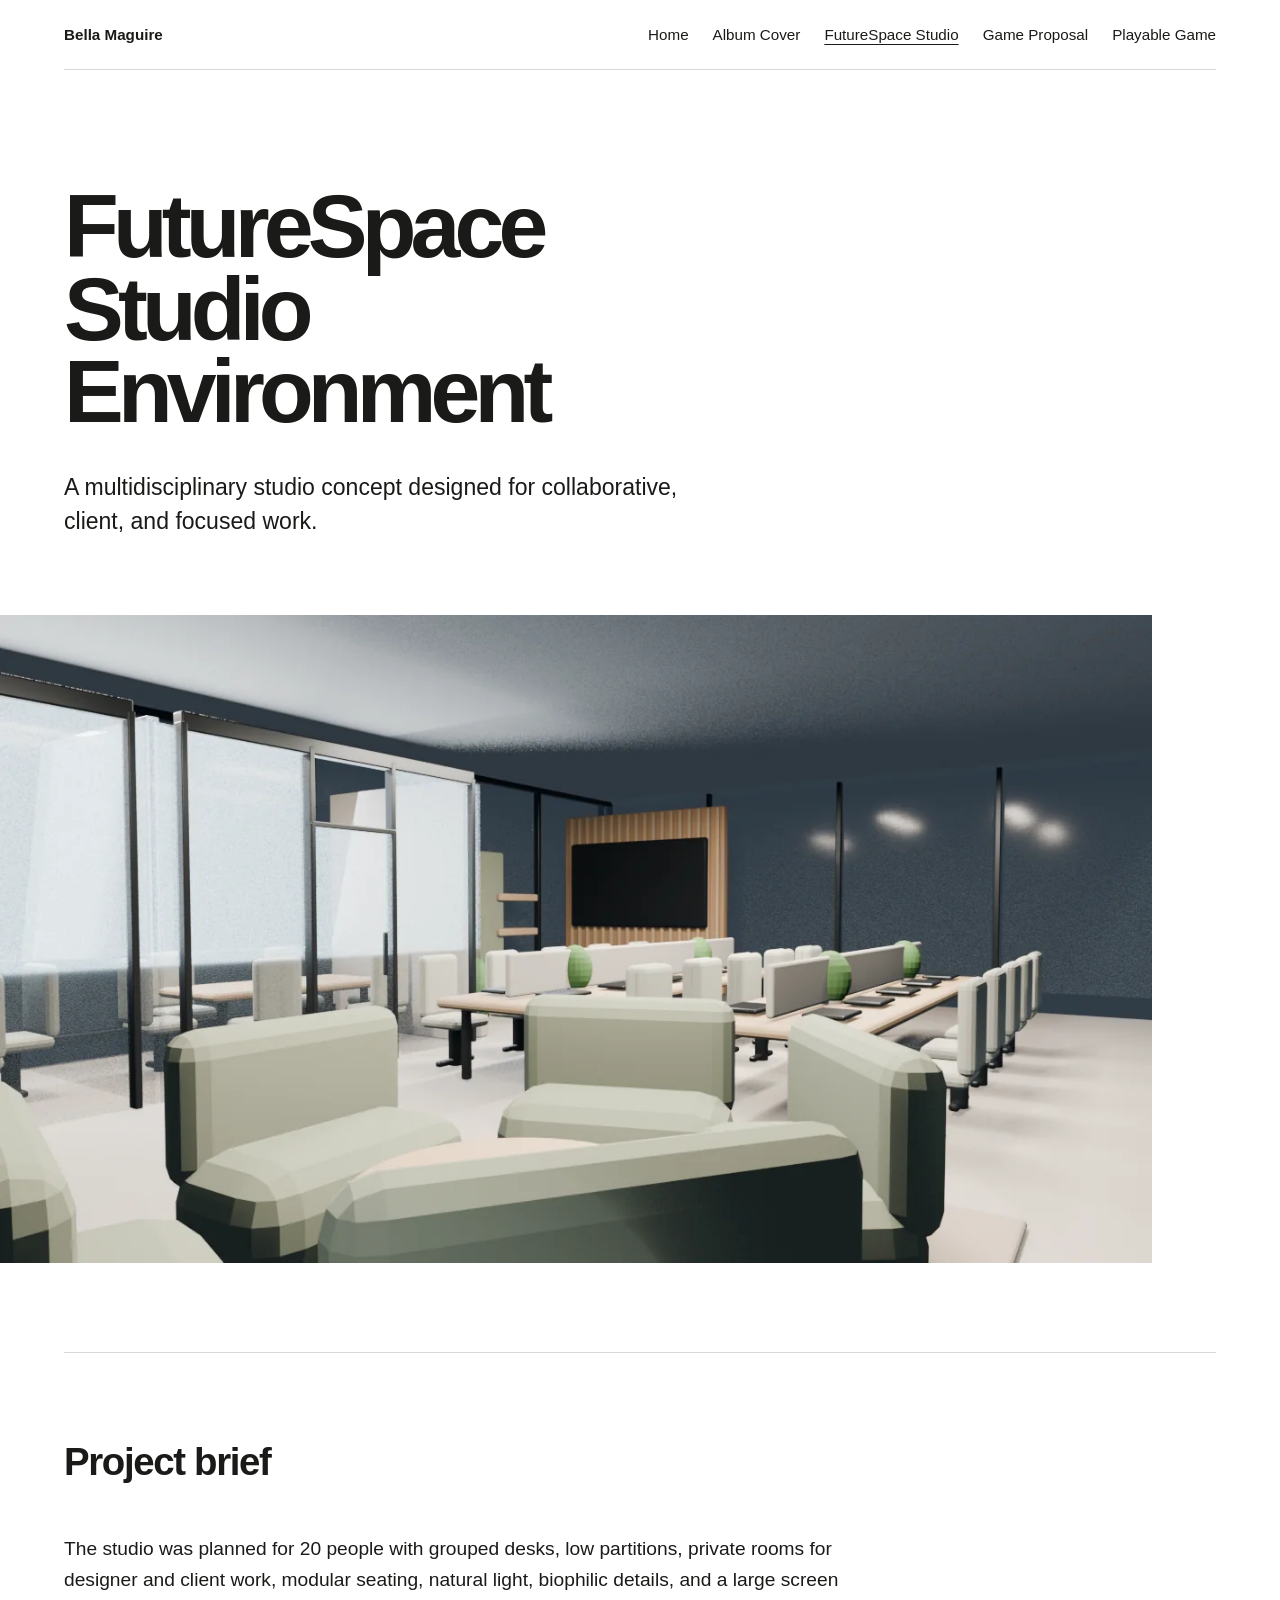
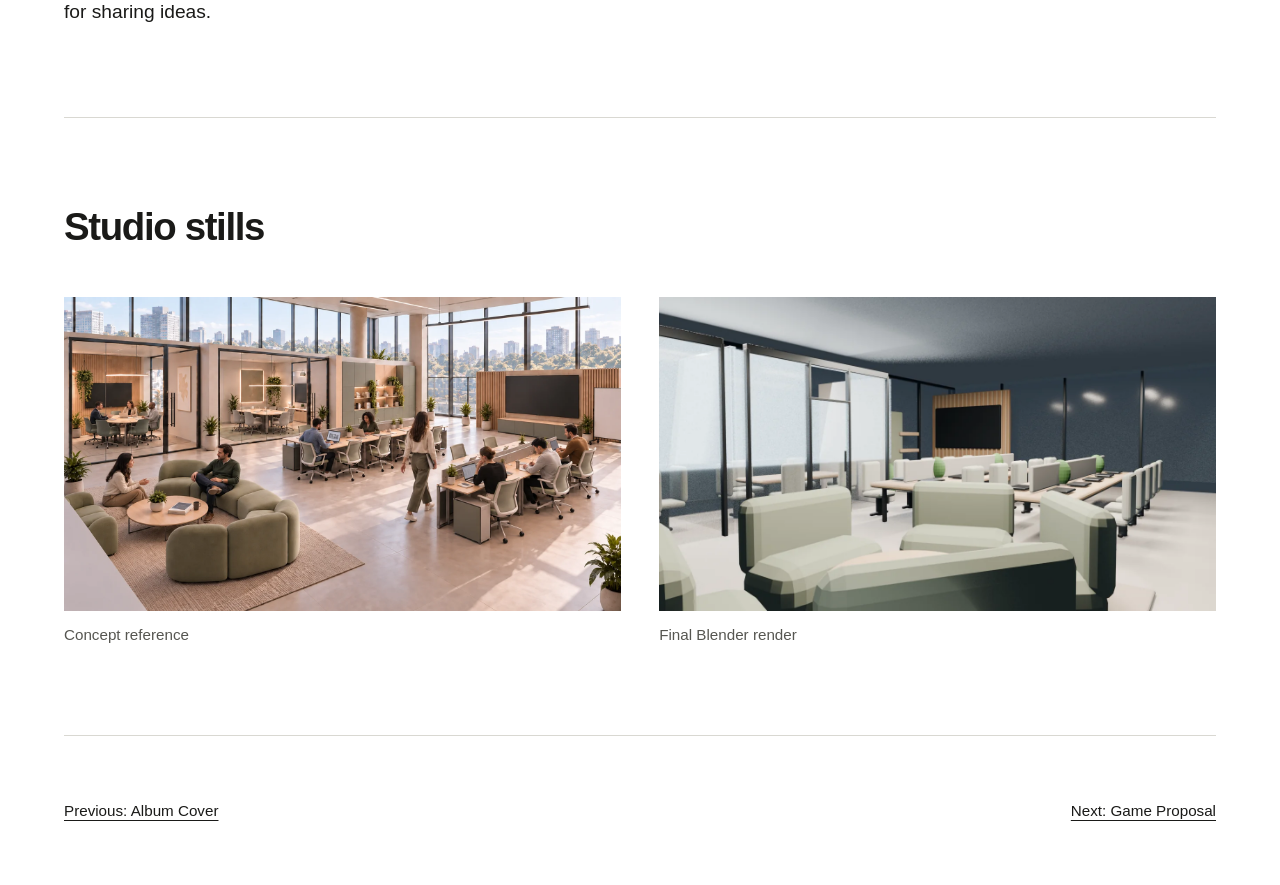
<file: studio.html>
<!doctype html>
<html lang="en">
  <head>
    <meta charset="UTF-8" />
    <meta name="viewport" content="width=device-width, initial-scale=1.0" />
    <meta
      name="description"
      content="FutureSpace multidisciplinary studio environment project by Bella Maguire."
    />
    <title>FutureSpace Studio Environment — Bella Maguire</title>
    <link rel="stylesheet" href="styles.css" />
  </head>
  <body class="project-page">
    <header class="page-frame project-nav">
      <a class="project-nav__name" href="index.html">Bella Maguire</a>
      <nav class="project-nav__links" aria-label="Portfolio navigation">
        <a href="index.html">Home</a>
        <a href="album-cover.html">Album Cover</a>
        <a href="studio.html" aria-current="page">FutureSpace Studio</a>
        <a href="game-proposal.html">Game Proposal</a>
        <a href="game.html">Playable Game</a>
      </nav>
    </header>

    <main>
      <header class="page-frame project-header">
        <h1 class="project-heading">FutureSpace Studio Environment</h1>
        <p class="project-intro">
          A multidisciplinary studio concept designed for collaborative, client, and focused work.
        </p>
      </header>

      <figure class="page-frame studio-hero">
        <img
          src="assets/images/studio-final.webp"
          alt="Final Blender rendering of the FutureSpace studio environment"
          width="1280"
          height="720"
        />
      </figure>

      <section class="page-frame project-section project-copy" aria-labelledby="studio-brief-title">
        <h2 id="studio-brief-title">Project brief</h2>
        <p>
          The studio was planned for 20 people with grouped desks, low partitions,
          private rooms for designer and client work, modular seating, natural light,
          biophilic details, and a large screen for sharing ideas.
        </p>
      </section>

      <section class="page-frame project-section" aria-labelledby="studio-stills-title">
        <h2 id="studio-stills-title">Studio stills</h2>
        <div class="studio-stills">
          <figure>
            <img
              src="assets/images/studio-concept.webp"
              alt="AI-generated concept reference for the FutureSpace studio"
              width="1600"
              height="900"
              loading="lazy"
            />
            <figcaption>Concept reference</figcaption>
          </figure>
          <figure>
            <img
              src="assets/images/studio-final.webp"
              alt="Final Blender rendering showing collaborative desks, meeting room, lounge seating, and wall display"
              width="1280"
              height="720"
              loading="lazy"
            />
            <figcaption>Final Blender render</figcaption>
          </figure>
        </div>
      </section>

      <nav class="page-frame project-footer" aria-label="Project navigation">
        <a href="album-cover.html">Previous: Album Cover</a>
        <a href="game-proposal.html">Next: Game Proposal</a>
      </nav>
    </main>
  </body>
</html>
</file>
<file: styles.css>
:root {
  color-scheme: light;
  font-family:
    Inter, "Helvetica Neue", Helvetica, Arial, sans-serif;
  font-synthesis: none;
  --ink: #1a1a18;
  --edge: #d9d8d2;
  --page-margin: clamp(1.5rem, 5vw, 5rem);
  --page-width: 90rem;
}

* {
  box-sizing: border-box;
}

html {
  background: #ffffff;
  color: var(--ink);
  scroll-behavior: smooth;
}

body {
  min-width: 20rem;
  margin: 0;
  background: #ffffff;
}

img,
canvas {
  display: block;
  max-width: 100%;
}

.page-frame {
  width: min(calc(100% - (2 * var(--page-margin))), var(--page-width));
  margin-inline: auto;
}

.hero {
  padding-block: clamp(3.5rem, 8vw, 8rem) clamp(2.5rem, 5vw, 4.75rem);
}

h1 {
  max-width: none;
  margin: 0;
  font-size: clamp(2.65rem, 5.3vw, 5.6rem);
  font-weight: 700;
  letter-spacing: -0.065em;
  line-height: 0.92;
}

.name {
  margin: clamp(1.4rem, 2.5vw, 2.25rem) 0 0;
  font-size: clamp(1rem, 1.5vw, 1.25rem);
  font-weight: 400;
  letter-spacing: 0.01em;
  line-height: 1.4;
}

.flow {
  position: relative;
}

.flow-instruction {
  margin: 0 0 0.85rem;
  color: #565651;
  font-size: 0.95rem;
  font-weight: 400;
  line-height: 1.45;
}

.flow-canvas-frame {
  position: relative;
  height: clamp(22rem, 53vw, 40rem);
  overflow: hidden;
  background: #ffffff;
  border-block: 1px solid var(--edge);
  touch-action: pan-y;
}

#flow-canvas {
  width: 100%;
  height: 100%;
}

.project-grid {
  display: grid;
  grid-template-columns: repeat(3, minmax(0, 1fr));
  gap: clamp(1.5rem, 3vw, 3rem);
  padding-block: clamp(4rem, 7vw, 7rem);
}

.project-preview {
  min-width: 0;
  color: inherit;
  text-decoration: none;
}

.project-image {
  display: grid;
  width: 100%;
  aspect-ratio: 4 / 3;
  overflow: hidden;
  background: #f3f2ee;
}

.project-image img {
  transition: transform 420ms cubic-bezier(0.22, 1, 0.36, 1);
}

.project-image--cover {
  place-items: center;
}

.project-image--cover img {
  width: min(78%, 31rem);
  height: auto;
}

.project-image--studio img {
  width: 100%;
  height: 100%;
  object-fit: cover;
}

.project-image--game img {
  width: 100%;
  height: 100%;
  object-fit: cover;
}

.project-title {
  display: inline-block;
  margin-top: 1.15rem;
  font-size: clamp(1.1rem, 1.8vw, 1.5rem);
  font-weight: 600;
  letter-spacing: -0.02em;
  line-height: 1.25;
  text-decoration-line: underline;
  text-decoration-color: transparent;
  text-decoration-thickness: 1px;
  text-underline-offset: 0.25em;
  transition: text-decoration-color 180ms ease;
}

.project-preview:hover .project-image img,
.project-preview:focus-visible .project-image img {
  transform: scale(1.018);
}

.project-preview:hover .project-title,
.project-preview:focus-visible .project-title {
  text-decoration-color: currentColor;
}

.project-preview:focus-visible {
  outline: 2px solid var(--ink);
  outline-offset: 0.45rem;
}

.visually-hidden {
  position: absolute;
  width: 1px;
  height: 1px;
  padding: 0;
  margin: -1px;
  overflow: hidden;
  clip: rect(0, 0, 0, 0);
  white-space: nowrap;
  border: 0;
}

.project-page {
  color: var(--ink);
}

.project-nav {
  display: flex;
  align-items: baseline;
  justify-content: space-between;
  gap: 2rem;
  padding-block: 1.5rem;
  border-bottom: 1px solid var(--edge);
}

.project-nav a,
.project-footer a {
  color: inherit;
  font-size: 0.95rem;
  line-height: 1.4;
  text-decoration-thickness: 1px;
  text-underline-offset: 0.25em;
}

.project-nav__name {
  font-weight: 600;
  text-decoration: none;
}

.project-nav__links {
  display: flex;
  flex-wrap: wrap;
  justify-content: flex-end;
  gap: 0.55rem 1.5rem;
}

.project-nav__links a {
  text-decoration-color: transparent;
}

.project-nav__links a:hover,
.project-nav__links a:focus-visible,
.project-nav__links a[aria-current="page"] {
  text-decoration-color: currentColor;
}

.project-header {
  padding-block: clamp(4.5rem, 9vw, 9rem) clamp(3.25rem, 6vw, 6rem);
}

.project-heading {
  max-width: 13ch;
  font-size: clamp(3rem, 7vw, 7rem);
}

.project-intro {
  max-width: 42rem;
  margin: clamp(1.5rem, 3vw, 2.5rem) 0 0;
  font-size: clamp(1.1rem, 1.8vw, 1.45rem);
  line-height: 1.45;
}

.project-section {
  padding-block: clamp(3.5rem, 7vw, 7rem);
  border-top: 1px solid var(--edge);
}

.project-section h2 {
  margin: 0 0 clamp(2rem, 4vw, 3.75rem);
  font-size: clamp(1.75rem, 3vw, 2.8rem);
  font-weight: 600;
  letter-spacing: -0.035em;
  line-height: 1;
}

.final-cover-figure,
.process-grid figure,
.studio-hero,
.studio-stills figure {
  margin: 0;
}

.final-cover-figure {
  display: grid;
  place-items: center;
}

.final-cover-art {
  width: min(100%, 42rem);
  height: auto;
  object-fit: contain;
}

.process-grid {
  display: grid;
  grid-template-columns: repeat(2, minmax(0, 1fr));
  gap: clamp(2.5rem, 5vw, 5rem) clamp(1.5rem, 3vw, 3rem);
}

.process-grid img,
.studio-stills img,
.studio-hero img {
  width: 100%;
  height: auto;
}

figcaption {
  margin-top: 0.85rem;
  color: #565651;
  font-size: 0.95rem;
  line-height: 1.4;
}

.studio-hero {
  padding-bottom: clamp(3.5rem, 7vw, 7rem);
}

.project-copy p {
  max-width: 50rem;
  margin: 0;
  font-size: clamp(1.05rem, 1.5vw, 1.25rem);
  line-height: 1.65;
}

.studio-stills {
  display: grid;
  grid-template-columns: repeat(2, minmax(0, 1fr));
  gap: clamp(2.5rem, 5vw, 5rem) clamp(1.5rem, 3vw, 3rem);
  align-items: start;
}

.project-footer {
  display: flex;
  justify-content: space-between;
  gap: 2rem;
  padding-block: clamp(2.5rem, 5vw, 4.5rem);
  border-top: 1px solid var(--edge);
}

.game-project-page {
  --game-soft: #f4f3ef;
}

.game-project-kicker,
.game-level-label {
  margin: 0;
  color: #666660;
  font-size: 0.8rem;
  font-weight: 600;
  letter-spacing: 0.1em;
  line-height: 1.3;
  text-transform: uppercase;
}

.game-project-header .project-heading {
  max-width: 14ch;
  margin-top: 1rem;
}

.game-project-hero {
  margin-block: 0;
  padding-bottom: clamp(3.5rem, 7vw, 7rem);
}

.game-project-hero img {
  width: 100%;
  height: auto;
}

.game-project-launch {
  display: grid;
  grid-template-columns: minmax(0, 1.5fr) minmax(16rem, 0.5fr);
  gap: clamp(2.5rem, 6vw, 6rem);
  align-items: start;
}

.project-section .game-project-launch__copy h2 {
  margin-bottom: 1.5rem;
}

.game-project-launch__copy > p {
  max-width: 48rem;
  margin: 0;
  font-size: clamp(1.05rem, 1.5vw, 1.25rem);
  line-height: 1.65;
}

.game-project-actions {
  display: flex;
  flex-wrap: wrap;
  gap: 0.75rem;
  margin-top: clamp(2rem, 4vw, 3rem);
}

.game-launch-link,
.game-secondary-link {
  display: inline-flex;
  min-height: 3rem;
  align-items: center;
  justify-content: center;
  padding: 0.75rem 1.1rem;
  border: 1px solid var(--ink);
  color: inherit;
  font-size: 0.95rem;
  font-weight: 600;
  line-height: 1.2;
  text-decoration: none;
}

.game-launch-link {
  background: var(--ink);
  color: #ffffff;
}

.game-secondary-link {
  background: #ffffff;
}

.game-launch-link:hover,
.game-launch-link:focus-visible {
  background: #ffffff;
  color: var(--ink);
}

.game-secondary-link:hover,
.game-secondary-link:focus-visible {
  background: var(--ink);
  color: #ffffff;
}

.game-launch-link:focus-visible,
.game-secondary-link:focus-visible {
  outline: 2px solid var(--ink);
  outline-offset: 0.25rem;
}

.game-control-card {
  padding: clamp(1.25rem, 3vw, 2rem);
  background: var(--game-soft);
}

.game-control-card h3,
.game-level-grid h3 {
  margin: 0;
  font-size: 1.2rem;
  font-weight: 600;
  letter-spacing: -0.02em;
  line-height: 1.2;
}

.game-control-card ul {
  margin: 1.25rem 0 0;
  padding-left: 1.15rem;
}

.game-control-card li,
.game-control-card p,
.game-level-grid p:not(.game-level-label) {
  font-size: 0.98rem;
  line-height: 1.6;
}

.game-control-card li + li {
  margin-top: 0.55rem;
}

.game-control-card p {
  margin: 1.25rem 0 0;
  padding-top: 1.25rem;
  border-top: 1px solid var(--edge);
}

.game-level-grid {
  display: grid;
  grid-template-columns: repeat(3, minmax(0, 1fr));
  gap: clamp(1.5rem, 3vw, 3rem);
}

.game-level-grid article {
  padding-top: 1.25rem;
  border-top: 1px solid var(--ink);
}

.game-level-grid h3 {
  margin-top: 0.8rem;
}

.game-level-grid p:not(.game-level-label) {
  margin: 0.85rem 0 0;
}

.proposal-page {
  --proposal-soft: #f4f3ef;
  --proposal-muted: #666660;
}

.proposal-kicker,
.section-number,
.card-number,
.week-label {
  margin: 0;
  color: var(--proposal-muted);
  font-size: 0.8rem;
  font-weight: 600;
  letter-spacing: 0.1em;
  line-height: 1.3;
  text-transform: uppercase;
}

.proposal-header .project-heading {
  max-width: 14ch;
  margin-top: 1rem;
}

.proposal-hero {
  margin-block: 0;
  padding-bottom: clamp(3.5rem, 7vw, 7rem);
}

.proposal-hero img,
.visual-reference img,
.case-gallery img {
  width: 100%;
  height: auto;
}

.proposal-index {
  display: grid;
  grid-template-columns: repeat(4, minmax(0, 1fr));
  border-top: 1px solid var(--edge);
}

.proposal-index a {
  display: flex;
  gap: 0.75rem;
  min-width: 0;
  padding: 1.2rem 1rem 1.2rem 0;
  border-bottom: 1px solid var(--edge);
  color: inherit;
  font-size: 0.93rem;
  line-height: 1.35;
  text-decoration-color: transparent;
  text-underline-offset: 0.2em;
}

.proposal-index a:hover,
.proposal-index a:focus-visible {
  text-decoration-color: currentColor;
}

.proposal-index span {
  color: var(--proposal-muted);
  font-variant-numeric: tabular-nums;
}

.proposal-section {
  scroll-margin-top: 1.5rem;
}

.proposal-section__heading {
  display: grid;
  grid-template-columns: 3rem minmax(0, 1fr);
  gap: clamp(1rem, 2vw, 2rem);
  align-items: start;
  margin-bottom: clamp(2.5rem, 5vw, 4.75rem);
}

.project-section .proposal-section__heading h2 {
  max-width: 20ch;
  margin: 0;
}

.section-number {
  padding-top: 0.3rem;
}

.proposal-copy,
.proposal-lead {
  max-width: 54rem;
}

.proposal-copy--lead {
  max-width: 62rem;
}

.proposal-copy p,
.proposal-lead,
.narrative-grid p,
.proposal-callout p,
.style-grid p,
.week-grid p {
  margin: 0;
  font-size: clamp(1.02rem, 1.45vw, 1.2rem);
  line-height: 1.7;
}

.proposal-copy p + p {
  margin-top: 1.35rem;
}

.proposal-section a {
  color: inherit;
  text-decoration-thickness: 1px;
  text-underline-offset: 0.25em;
}

.proposal-subheading {
  margin: clamp(3.5rem, 6vw, 6rem) 0 clamp(1.5rem, 3vw, 2.5rem);
  font-size: clamp(1.35rem, 2vw, 1.85rem);
  font-weight: 600;
  letter-spacing: -0.025em;
  line-height: 1.15;
}

.proposal-subheading--compact {
  margin-top: 0;
}

.source-list {
  display: flex;
  flex-wrap: wrap;
  gap: 0.7rem 1.35rem;
  margin-top: 2rem;
  padding-top: 1.25rem;
  border-top: 1px solid var(--edge);
}

.source-list a {
  font-size: 0.92rem;
  line-height: 1.4;
}

.moment-grid,
.evidence-grid {
  display: grid;
  grid-template-columns: repeat(3, minmax(0, 1fr));
  gap: clamp(1.5rem, 3vw, 3rem);
}

.proposal-card {
  padding-top: 1.35rem;
  border-top: 1px solid var(--ink);
}

.proposal-card--muted {
  border-top-color: var(--edge);
}

.proposal-card h3,
.proposal-card h4,
.event-card h4,
.storyboard-card h4,
.narrative-grid h3,
.style-grid h3,
.sound-reference-list h4,
.week-grid h3,
.proposal-callout h3 {
  margin: 0;
  font-weight: 600;
  letter-spacing: -0.02em;
  line-height: 1.2;
}

.proposal-card h3,
.proposal-card h4 {
  margin-top: 0.8rem;
  font-size: 1.15rem;
}

.proposal-card p:not(.card-number),
.proposal-card li {
  font-size: 1rem;
  line-height: 1.6;
}

.proposal-card p:not(.card-number) {
  margin: 0.85rem 0 0;
}

.proposal-card ul {
  margin: 1rem 0 0;
  padding-left: 1.15rem;
}

.proposal-card li + li {
  margin-top: 0.65rem;
}

.event-list {
  display: grid;
  grid-template-columns: repeat(2, minmax(0, 1fr));
  gap: clamp(1.5rem, 3vw, 3rem);
}

.event-card {
  padding: clamp(1.25rem, 2.4vw, 2rem);
  background: var(--proposal-soft);
}

.event-card h4 {
  display: flex;
  gap: 0.75rem;
  font-size: 1.1rem;
}

.event-card h4 span {
  color: var(--proposal-muted);
  font-size: 0.8rem;
  letter-spacing: 0.08em;
}

.event-card dl {
  display: grid;
  gap: 0.9rem;
  margin: 1.5rem 0 0;
}

.event-card dl div {
  display: grid;
  grid-template-columns: 4.5rem minmax(0, 1fr);
  gap: 0.75rem;
}

.event-card dt {
  color: var(--proposal-muted);
  font-size: 0.8rem;
  font-weight: 600;
  letter-spacing: 0.08em;
  text-transform: uppercase;
}

.event-card dd {
  margin: 0;
  font-size: 0.96rem;
  line-height: 1.55;
}

.case-gallery {
  display: grid;
  grid-template-columns: repeat(2, minmax(0, 1fr));
  gap: clamp(2.5rem, 5vw, 5rem) clamp(1.5rem, 3vw, 3rem);
}

.case-gallery figure,
.visual-reference figure {
  margin: 0;
}

.proposal-callout {
  max-width: 62rem;
  margin-top: clamp(3.5rem, 7vw, 7rem);
  padding: clamp(1.5rem, 4vw, 3rem);
  background: var(--proposal-soft);
}

.proposal-callout h3 {
  margin-bottom: 1rem;
  font-size: 1.25rem;
}

.proposal-callout a {
  display: inline-block;
  margin-top: 1rem;
}

.evidence-grid {
  grid-template-columns: repeat(2, minmax(0, 1fr));
}

.ai-exchange {
  max-width: 62rem;
  margin-block: clamp(3rem, 6vw, 5rem);
  padding-left: clamp(1rem, 3vw, 2.5rem);
  border-left: 2px solid var(--ink);
}

.ai-exchange p {
  margin: 0;
  font-size: clamp(1rem, 1.35vw, 1.15rem);
  line-height: 1.65;
}

.ai-exchange p + p {
  margin-top: 1.25rem;
}

.narrative-grid,
.style-grid,
.sound-reference-list,
.week-grid {
  display: grid;
  grid-template-columns: repeat(2, minmax(0, 1fr));
  gap: clamp(2.5rem, 5vw, 5rem) clamp(1.5rem, 4vw, 4rem);
}

.narrative-grid article,
.style-grid article,
.sound-reference-list article,
.week-grid article {
  padding-top: 1.25rem;
  border-top: 1px solid var(--edge);
}

.narrative-grid h3,
.style-grid h3,
.week-grid h3 {
  margin-bottom: 1rem;
  font-size: 1.25rem;
}

.journey-flow {
  display: grid;
  grid-template-columns: repeat(5, minmax(0, 1fr));
  gap: clamp(1rem, 2vw, 2rem);
  margin: 0;
  padding: 0;
  list-style: none;
}

.journey-flow li {
  position: relative;
  min-width: 0;
  padding: 1.25rem;
  background: var(--proposal-soft);
}

.journey-flow li:not(:last-child)::after {
  position: absolute;
  z-index: 2;
  top: 50%;
  right: calc(-1 * clamp(1rem, 2vw, 2rem));
  width: clamp(1rem, 2vw, 2rem);
  content: "→";
  color: var(--proposal-muted);
  text-align: center;
  transform: translateY(-50%);
}

.journey-flow span {
  display: block;
  color: var(--proposal-muted);
  font-size: 0.75rem;
  font-weight: 600;
  letter-spacing: 0.08em;
  text-transform: uppercase;
}

.journey-flow strong {
  display: block;
  margin-top: 0.65rem;
  font-size: 1rem;
  line-height: 1.25;
}

.journey-flow p {
  margin: 0.65rem 0 0;
  font-size: 0.88rem;
  line-height: 1.45;
}

.memory-demo {
  margin-top: clamp(3.5rem, 7vw, 7rem);
  padding: clamp(1.25rem, 3.5vw, 3rem);
  background: var(--proposal-soft);
  border: 1px solid var(--edge);
}

.memory-demo__header {
  display: flex;
  align-items: start;
  justify-content: space-between;
  gap: clamp(1.5rem, 4vw, 4rem);
}

.memory-demo__header > div {
  max-width: 48rem;
}

.memory-demo__header h3 {
  margin: 0.7rem 0 0;
  font-size: clamp(1.55rem, 2.6vw, 2.4rem);
  font-weight: 600;
  letter-spacing: -0.035em;
  line-height: 1.05;
}

.memory-demo__header p:not(.proposal-kicker) {
  max-width: 42rem;
  margin: 1rem 0 0;
  font-size: 1rem;
  line-height: 1.6;
}

.memory-sound,
.memory-reset,
.memory-object {
  border: 1px solid var(--ink);
  border-radius: 0;
  font: inherit;
  cursor: pointer;
}

.memory-sound,
.memory-reset {
  flex: 0 0 auto;
  padding: 0.75rem 1rem;
  background: transparent;
  color: var(--ink);
  font-size: 0.9rem;
  line-height: 1.2;
}

.memory-sound[aria-pressed="true"] {
  background: var(--ink);
  color: #ffffff;
}

.memory-sound-note {
  margin: 0.75rem 0 0;
  color: var(--proposal-muted);
  font-size: 0.82rem;
  line-height: 1.45;
}

.memory-demo__layout {
  display: grid;
  grid-template-columns: minmax(12rem, 0.42fr) minmax(0, 1.58fr);
  gap: clamp(1.25rem, 3vw, 3rem);
  margin-top: clamp(2rem, 4vw, 3.5rem);
}

.memory-objects {
  padding-top: 1rem;
  border-top: 1px solid var(--ink);
}

.memory-label {
  margin: 0 0 1rem;
  color: var(--proposal-muted);
  font-size: 0.78rem;
  font-weight: 600;
  letter-spacing: 0.08em;
  text-transform: uppercase;
}

.memory-object-list {
  display: grid;
  gap: 0.7rem;
}

.memory-object {
  display: flex;
  align-items: center;
  gap: 0.75rem;
  width: 100%;
  padding: 0.85rem;
  background: #ffffff;
  color: var(--ink);
  text-align: left;
  transition:
    background-color 160ms ease,
    color 160ms ease,
    transform 160ms ease;
}

.memory-object[hidden] {
  display: none;
}

.memory-object:hover,
.memory-object:focus-visible,
.memory-object[aria-pressed="true"] {
  background: var(--ink);
  color: #ffffff;
}

.memory-object[aria-pressed="true"] {
  transform: translateX(0.35rem);
}

.memory-object__shape {
  position: relative;
  display: block;
  width: 1.75rem;
  height: 1.75rem;
  flex: 0 0 1.75rem;
  background: currentColor;
}

.memory-object__shape--photo {
  border: 0.24rem solid currentColor;
  background: linear-gradient(145deg, transparent 0 45%, currentColor 46% 58%, transparent 59%);
}

.memory-object__shape--rabbit {
  height: 1.25rem;
  margin-top: 0.5rem;
  border-radius: 48% 48% 40% 40%;
}

.memory-object__shape--rabbit::before,
.memory-object__shape--rabbit::after {
  position: absolute;
  bottom: 0.9rem;
  width: 0.38rem;
  height: 1rem;
  background: currentColor;
  border-radius: 50% 50% 0 0;
  content: "";
}

.memory-object__shape--rabbit::before { left: 0.35rem; transform: rotate(-8deg); }
.memory-object__shape--rabbit::after { right: 0.35rem; transform: rotate(8deg); }

.memory-object__shape--trophy {
  width: 1.25rem;
  height: 1rem;
  margin-inline: 0.25rem;
  border-radius: 0 0 45% 45%;
}

.memory-object__shape--trophy::before {
  position: absolute;
  top: 0.85rem;
  left: 0.48rem;
  width: 0.3rem;
  height: 0.8rem;
  background: currentColor;
  box-shadow: -0.35rem 0.65rem 0 0 currentColor;
  content: "";
}

.memory-room {
  position: relative;
  min-height: clamp(22rem, 42vw, 34rem);
  overflow: hidden;
  background:
    linear-gradient(116deg, transparent 0 46%, rgba(17, 17, 17, 0.14) 47% 49%, transparent 50%),
    linear-gradient(150deg, #d9d7d4 0 45%, #b7a6d9 46% 60%, #23314f 61% 100%);
  border: 1px solid #aaa9a4;
  isolation: isolate;
}

.memory-room::before {
  position: absolute;
  z-index: -1;
  inset: 0;
  background:
    linear-gradient(20deg, transparent 0 55%, rgba(121, 220, 229, 0.34) 56% 61%, transparent 62%),
    linear-gradient(-17deg, transparent 0 45%, rgba(242, 154, 145, 0.38) 46% 51%, transparent 52%);
  content: "";
  transition: opacity 500ms ease;
}

.memory-room__glow {
  position: absolute;
  top: 18%;
  left: 15%;
  width: 34%;
  height: 34%;
  background: rgba(244, 231, 222, 0.58);
  border-radius: 50%;
  filter: blur(2.2rem);
}

.memory-room__floor {
  position: absolute;
  right: -5%;
  bottom: -14%;
  left: -5%;
  height: 40%;
  background: rgba(244, 231, 222, 0.38);
  transform: rotate(-3deg);
}

.memory-location {
  position: absolute;
  z-index: 2;
  display: grid;
  place-items: center;
  min-width: 5rem;
  min-height: 4rem;
  padding: 0.55rem;
  border: 1px dashed rgba(17, 17, 17, 0.68);
  background: rgba(255, 255, 255, 0.52);
  color: var(--ink);
  cursor: pointer;
  transition:
    background-color 220ms ease,
    border-color 220ms ease,
    color 220ms ease,
    transform 220ms ease;
}

.memory-location:hover,
.memory-location:focus-visible,
.has-selection .memory-location:not(.is-correct) {
  border-style: solid;
  background: rgba(255, 255, 255, 0.78);
  outline: none;
}

.memory-location--wall { top: 14%; left: 16%; width: 19%; height: 23%; }
.memory-location--shelf { top: 26%; right: 12%; width: 25%; height: 16%; }
.memory-location--bed { right: 22%; bottom: 14%; width: 42%; height: 24%; }

.memory-location__name {
  color: #4d4d49;
  font-size: 0.78rem;
  font-weight: 600;
  letter-spacing: 0.08em;
  text-transform: uppercase;
}

.memory-location__placed {
  font-size: 0.82rem;
  font-weight: 600;
  line-height: 1.2;
}

.memory-location.is-correct {
  border-color: #111111;
  border-style: solid;
  background: #111111;
  color: #ffffff;
  cursor: default;
}

.memory-location.is-correct .memory-location__name {
  color: rgba(255, 255, 255, 0.72);
}

.memory-location.is-wrong {
  background: #f29a91;
  transform: translateX(0.45rem) rotate(1deg);
}

.memory-demo.is-complete .memory-room::before {
  opacity: 0.28;
}

.memory-demo.is-complete .memory-room {
  background: linear-gradient(150deg, #d9d7d4 0 58%, #f4e7de 59% 100%);
}

.memory-demo__footer {
  display: flex;
  align-items: center;
  justify-content: space-between;
  gap: 1.5rem;
  padding-top: 1.25rem;
  border-top: 1px solid var(--edge);
}

.memory-status {
  margin: 0;
  font-size: 0.9rem;
  line-height: 1.5;
}

.memory-sound:focus-visible,
.memory-reset:focus-visible,
.memory-object:focus-visible,
.memory-location:focus-visible {
  outline: 2px solid var(--ink);
  outline-offset: 0.2rem;
}

.storyboard-grid {
  display: grid;
  grid-template-columns: repeat(4, minmax(0, 1fr));
  gap: clamp(2rem, 4vw, 4rem) clamp(1rem, 2.5vw, 2.5rem);
}

.storyboard-card {
  min-width: 0;
}

.storyboard-frame {
  display: flex;
  aspect-ratio: 16 / 10;
  align-items: flex-end;
  justify-content: space-between;
  margin-bottom: 1rem;
  padding: 1rem;
  overflow: hidden;
  color: #1a1a18;
}

.storyboard-frame span {
  align-self: flex-start;
  font-size: 0.75rem;
  font-weight: 700;
  letter-spacing: 0.08em;
}

.storyboard-frame b {
  font-size: 1.15rem;
  letter-spacing: -0.03em;
}

.storyboard-frame--warm {
  background: linear-gradient(145deg, #f4e7de 0 55%, #b7a6d9 55% 62%, #f29a91 62% 70%, #79dce5 70%);
}

.storyboard-frame--letter {
  background: linear-gradient(160deg, #d9d7d4 0 38%, #fff 38% 68%, #f29a91 68% 72%, #f4e7de 72%);
}

.storyboard-frame--memory {
  background: radial-gradient(circle at 28% 32%, #f29a91 0 9%, transparent 10%), radial-gradient(circle at 70% 62%, #79dce5 0 12%, transparent 13%), #d9d7d4;
}

.storyboard-frame--tear {
  background: linear-gradient(105deg, #f4e7de 0 43%, #111 44% 48%, #b7a6d9 49% 58%, #23314f 59%);
  color: #fff;
}

.storyboard-frame--inverse {
  background: linear-gradient(140deg, #17223d, #473f77 55%, #79dce5);
  color: #fff;
}

.storyboard-frame--restore {
  background: linear-gradient(145deg, #17223d 0 38%, #79dce5 39% 48%, #f29a91 49% 58%, #f4e7de 59%);
}

.storyboard-frame--ending {
  background: linear-gradient(155deg, #f4e7de 0 67%, #111 68% 71%, #b7a6d9 72%);
}

.storyboard-card h4 {
  margin-bottom: 0.85rem;
  font-size: 1.05rem;
}

.storyboard-card p {
  margin: 0;
  font-size: 0.9rem;
  line-height: 1.5;
}

.storyboard-card p + p {
  margin-top: 0.45rem;
}

.visual-reference {
  display: grid;
  grid-template-columns: minmax(0, 1.7fr) minmax(16rem, 0.8fr);
  gap: clamp(2rem, 5vw, 5rem);
  align-items: start;
}

.annotation-list {
  display: grid;
  gap: 1.2rem;
  margin: 0;
  padding: 0;
  list-style: none;
}

.annotation-list li {
  display: grid;
  grid-template-columns: 2rem minmax(0, 1fr);
  gap: 0.75rem;
}

.annotation-list span {
  display: grid;
  width: 1.8rem;
  height: 1.8rem;
  place-items: center;
  border: 1px solid var(--ink);
  border-radius: 50%;
  font-size: 0.8rem;
  font-weight: 600;
}

.annotation-list p {
  margin: 0;
  font-size: 0.95rem;
  line-height: 1.55;
}

.palette {
  display: grid;
  grid-template-columns: repeat(6, minmax(0, 1fr));
  gap: 0.75rem;
}

.swatch {
  display: flex;
  min-height: 8rem;
  flex-direction: column;
  justify-content: space-between;
  padding: 0.85rem;
  color: #1a1a18;
}

.swatch span {
  font-size: 0.85rem;
  font-weight: 600;
}

.swatch code {
  font-family: inherit;
  font-size: 0.78rem;
}

.swatch--gray { background: #d9d7d4; }
.swatch--cream { background: #f4e7de; }
.swatch--coral { background: #f29a91; }
.swatch--lavender { background: #b7a6d9; }
.swatch--cyan { background: #79dce5; }
.swatch--ink { background: #111111; color: #ffffff; }

.style-grid {
  margin-top: clamp(3.5rem, 6vw, 6rem);
}

.style-grid a {
  display: inline-block;
  margin-top: 1rem;
  font-size: 0.92rem;
}

.reference-note {
  margin-top: clamp(3.5rem, 6vw, 6rem);
}

.sound-reference-heading {
  display: flex;
  align-items: end;
  justify-content: space-between;
  gap: 2rem;
  margin: clamp(3.5rem, 6vw, 6rem) 0 clamp(1.5rem, 3vw, 2.5rem);
}

.sound-reference-heading .proposal-subheading {
  margin-bottom: 0;
}

.sound-reference-heading p {
  max-width: 30rem;
  margin: 0;
  color: var(--proposal-muted);
  font-size: 0.88rem;
  line-height: 1.5;
  text-align: right;
}

.sound-reference-list h4 {
  margin-bottom: 0.7rem;
  font-size: 1.05rem;
}

.sound-reference-list p {
  margin: 0;
  font-size: 0.95rem;
  line-height: 1.55;
}

.sound-reference-list a {
  display: inline-block;
  margin-top: 0.85rem;
  font-size: 0.88rem;
  line-height: 1.4;
}

.week-label {
  margin-bottom: 0.75rem;
}

.week-grid {
  margin-top: clamp(2.5rem, 5vw, 4.5rem);
}

.week-grid p + p {
  margin-top: 1rem;
}

.week-grid .week-outcome {
  margin-top: 1.5rem;
  padding-top: 1rem;
  border-top: 1px solid var(--edge);
  font-size: 0.98rem;
}

@media (max-width: 69.99rem) {
  .project-grid,
  .moment-grid {
    grid-template-columns: repeat(2, minmax(0, 1fr));
  }

  .proposal-index {
    grid-template-columns: repeat(2, minmax(0, 1fr));
  }

  .journey-flow {
    grid-template-columns: 1fr;
  }

  .journey-flow li:not(:last-child)::after {
    top: auto;
    right: 50%;
    bottom: calc(-1 * clamp(1rem, 2vw, 2rem));
    width: auto;
    height: clamp(1rem, 2vw, 2rem);
    content: "↓";
    line-height: clamp(1rem, 2vw, 2rem);
    transform: translateX(50%);
  }

  .storyboard-grid {
    grid-template-columns: repeat(2, minmax(0, 1fr));
  }

  .palette {
    grid-template-columns: repeat(3, minmax(0, 1fr));
  }
}

@media (max-width: 47.99rem) {
  .hero {
    padding-top: 3.25rem;
  }

  h1 {
    max-width: 12ch;
    letter-spacing: -0.05em;
  }

  .project-grid {
    grid-template-columns: 1fr;
    gap: 3.5rem;
  }

  .project-nav {
    align-items: flex-start;
    flex-direction: column;
    gap: 1rem;
  }

  .project-nav__links {
    justify-content: flex-start;
  }

  .project-heading {
    max-width: 11ch;
  }

  .process-grid,
  .studio-stills,
  .moment-grid,
  .event-list,
  .case-gallery,
  .evidence-grid,
  .narrative-grid,
  .style-grid,
  .sound-reference-list,
  .week-grid,
  .storyboard-grid,
  .visual-reference {
    grid-template-columns: 1fr;
  }

  .game-project-launch,
  .game-level-grid {
    grid-template-columns: 1fr;
  }

  .game-project-actions {
    align-items: stretch;
    flex-direction: column;
  }

  .game-launch-link,
  .game-secondary-link {
    width: 100%;
  }

  .proposal-index {
    grid-template-columns: 1fr;
  }

  .proposal-section__heading {
    grid-template-columns: 2.25rem minmax(0, 1fr);
  }

  .palette {
    grid-template-columns: repeat(2, minmax(0, 1fr));
  }

  .sound-reference-heading {
    align-items: flex-start;
    flex-direction: column;
    gap: 0.75rem;
  }

  .memory-demo__header,
  .memory-demo__footer {
    align-items: flex-start;
    flex-direction: column;
  }

  .memory-demo__layout {
    grid-template-columns: 1fr;
  }

  .memory-object-list {
    grid-template-columns: repeat(3, minmax(0, 1fr));
  }

  .memory-object {
    align-items: flex-start;
    flex-direction: column;
  }

  .memory-room {
    min-height: 24rem;
  }

  .sound-reference-heading p {
    text-align: left;
  }

  .project-footer {
    align-items: flex-start;
    flex-direction: column;
    gap: 1rem;
  }
}

@media (prefers-reduced-motion: reduce) {
  html {
    scroll-behavior: auto;
  }

  .project-image img,
  .project-title,
  .storyboard-frame,
  .memory-object,
  .memory-location,
  .memory-room::before {
    transition: none;
  }
}
</file>
<file: game-prototype/styles.css>
@font-face {
  font-family: "Atkinson Hyperlegible Next";
  src: url("assets/fonts/AtkinsonHyperlegibleNext-wght.woff2") format("woff2");
  font-style: normal;
  font-weight: 200 800;
  font-display: swap;
}

@font-face {
  font-family: "CK Jot";
  src: url("assets/fonts/CKJOT___.TTF") format("truetype");
  font-display: swap;
}

:root {
  color-scheme: light;
  font-family:
    "Atkinson Hyperlegible Next",
    "Atkinson Hyperlegible",
    system-ui,
    sans-serif;
  --room-gray: #d9d7d4;
  --room-cream: #f4e7de;
  --coral: #f29a91;
  --lavender: #b7a6d9;
  --cyan: #79dce5;
  --yellow: #f5d77a;
  --ink: #111111;
  --paper: #fffaf6;
  --line: rgba(17, 17, 17, 0.16);
  --soft-shadow: 0 1.2rem 3.5rem rgba(63, 50, 68, 0.18);
}

* {
  box-sizing: border-box;
}

html {
  min-width: 20rem;
  background: #f1efed;
  color: var(--ink);
}

body {
  min-height: 100dvh;
  margin: 0;
  background:
    radial-gradient(circle at 25% 15%, rgba(242, 154, 145, 0.22), transparent 32%),
    radial-gradient(circle at 78% 75%, rgba(121, 220, 229, 0.2), transparent 30%),
    #f1efed;
}

button {
  font: inherit;
}

button:focus-visible,
.bedroom-board:focus-visible {
  outline: 0.2rem solid var(--ink);
  outline-offset: 0.2rem;
}

.game-shell {
  width: min(100% - 2rem, 52rem);
  margin-inline: auto;
  padding-block: clamp(1rem, 3vw, 2.5rem);
}

.game-return {
  margin-bottom: clamp(0.65rem, 2vw, 1rem);
  font-size: clamp(0.76rem, 1.5vw, 0.9rem);
  line-height: 1.4;
}

.game-return a {
  color: inherit;
  text-decoration-thickness: 1px;
  text-underline-offset: 0.24em;
}

.game-return a:focus-visible {
  outline: 0.2rem solid var(--ink);
  outline-offset: 0.2rem;
}

.game-heading {
  display: flex;
  align-items: end;
  justify-content: space-between;
  gap: 1rem;
  margin-bottom: 0.75rem;
}

.eyebrow,
.game-heading h1,
.controls-copy {
  margin: 0;
}

.eyebrow {
  font-size: 0.82rem;
  font-weight: 700;
  letter-spacing: 0.12em;
  text-transform: uppercase;
}

.game-heading h1 {
  max-width: 23rem;
  font-size: clamp(1rem, 2.2vw, 1.35rem);
  font-weight: 500;
  text-align: right;
}

.game-frame {
  width: min(100%, calc(100dvh - 9.5rem));
  min-width: 18rem;
  margin-inline: auto;
  aspect-ratio: 1;
  border: 0.14rem solid var(--ink);
  background: var(--room-gray);
  box-shadow: var(--soft-shadow);
}

.bedroom-board {
  position: relative;
  isolation: isolate;
  display: grid;
  width: 100%;
  height: 100%;
  overflow: hidden;
  grid-template-columns: repeat(20, 1fr);
  grid-template-rows: repeat(20, 1fr);
  background:
    linear-gradient(rgba(255, 255, 255, 0.33), rgba(255, 255, 255, 0.08)),
    var(--room-gray);
  transition: background 420ms ease;
}

.board-cell {
  z-index: 0;
  border-right: 1px solid rgba(17, 17, 17, 0.025);
  border-bottom: 1px solid rgba(17, 17, 17, 0.025);
  pointer-events: none;
}

.room-flow {
  z-index: 1;
  align-self: center;
  border-radius: 999px;
  filter: blur(0.18rem);
  opacity: 0.52;
  pointer-events: none;
  transform-origin: center;
}

.room-flow--one {
  grid-area: 6 / 1 / 9 / 17;
  background: linear-gradient(90deg, transparent, var(--coral), var(--yellow), transparent);
  transform: rotate(-6deg) skewX(-18deg);
}

.room-flow--two {
  grid-area: 15 / 5 / 18 / 21;
  background: linear-gradient(90deg, transparent, var(--lavender), var(--cyan), transparent);
  transform: rotate(8deg) skewX(16deg);
}

.room-object {
  z-index: 2;
  pointer-events: none;
}

.room-window {
  display: grid;
  grid-area: 2 / 2 / 8 / 7;
  grid-template-columns: 1fr 1fr;
  grid-template-rows: 1fr 1fr;
  gap: 0.12rem;
  padding: 0.25rem;
  border: 0.18rem solid rgba(17, 17, 17, 0.38);
  background: rgba(255, 250, 246, 0.72);
  box-shadow: inset 0 0 1rem rgba(245, 215, 122, 0.52);
}

.room-window span {
  border: 1px solid rgba(17, 17, 17, 0.2);
  background: linear-gradient(145deg, rgba(121, 220, 229, 0.24), rgba(255, 255, 255, 0.56));
}

.room-drawings {
  display: flex;
  align-items: start;
  justify-content: space-around;
  grid-area: 2 / 8 / 7 / 13;
  gap: 0.25rem;
}

.room-drawings span {
  width: 30%;
  height: 70%;
  border: 1px solid rgba(17, 17, 17, 0.28);
  background:
    radial-gradient(circle at 35% 35%, var(--coral) 0 12%, transparent 13%),
    linear-gradient(35deg, transparent 38%, rgba(183, 166, 217, 0.7) 39% 54%, transparent 55%),
    var(--paper);
  transform: rotate(-4deg);
}

.room-drawings span:nth-child(2) {
  height: 88%;
  transform: rotate(3deg);
}

.room-drawings span:nth-child(3) {
  height: 62%;
  transform: rotate(-1deg);
}

.room-shelf {
  display: flex;
  align-items: end;
  justify-content: space-evenly;
  grid-area: 3 / 14 / 8 / 19;
  border-bottom: 0.25rem solid rgba(17, 17, 17, 0.38);
}

.trophy {
  width: 26%;
  height: 54%;
  border: 0.14rem solid rgba(17, 17, 17, 0.32);
  border-radius: 45% 45% 20% 20%;
  background: rgba(245, 215, 122, 0.76);
}

.books {
  width: 42%;
  height: 45%;
  background: repeating-linear-gradient(
    90deg,
    rgba(242, 154, 145, 0.72) 0 18%,
    rgba(183, 166, 217, 0.7) 18% 36%,
    rgba(121, 220, 229, 0.68) 36% 52%
  );
}

.room-dresser {
  display: grid;
  grid-area: 9 / 2 / 15 / 7;
  grid-template-rows: repeat(3, 1fr);
  gap: 0.16rem;
  padding: 0.2rem;
  border: 0.16rem solid rgba(17, 17, 17, 0.3);
  background: rgba(244, 231, 222, 0.8);
}

.room-dresser span {
  border: 1px solid rgba(17, 17, 17, 0.2);
}

.room-rug {
  grid-area: 16 / 6 / 20 / 12;
  border-radius: 50%;
  background:
    radial-gradient(ellipse, rgba(245, 215, 122, 0.82) 0 25%, transparent 26%),
    linear-gradient(90deg, rgba(242, 154, 145, 0.64), rgba(183, 166, 217, 0.62));
  opacity: 0.76;
  transform: perspective(10rem) rotateX(32deg);
}

.room-bed {
  position: relative;
  grid-area: 10 / 9 / 19 / 20;
  border: 0.18rem solid rgba(17, 17, 17, 0.34);
  border-radius: 0.6rem 0.6rem 0.2rem 0.2rem;
  background: rgba(244, 231, 222, 0.94);
  box-shadow: inset 0 -1.2rem 0 rgba(183, 166, 217, 0.2);
}

.bed-pillow {
  position: absolute;
  top: 10%;
  right: 8%;
  width: 30%;
  height: 24%;
  border: 1px solid rgba(17, 17, 17, 0.18);
  border-radius: 45%;
  background: var(--paper);
}

.bed-blanket {
  position: absolute;
  right: 3%;
  bottom: 5%;
  width: 82%;
  height: 48%;
  border-radius: 35% 10% 10% 12%;
  background:
    linear-gradient(35deg, transparent 45%, rgba(255, 255, 255, 0.32) 46% 54%, transparent 55%),
    rgba(242, 154, 145, 0.5);
}

.bed-rabbit {
  position: absolute;
  top: 24%;
  left: 24%;
  width: 13%;
  aspect-ratio: 0.72;
  border-radius: 45% 45% 35% 35%;
  background: #aaa5a3;
}

.bed-rabbit::before,
.bed-rabbit::after {
  position: absolute;
  top: -52%;
  width: 32%;
  height: 60%;
  border-radius: 999px;
  background: #aaa5a3;
  content: "";
}

.bed-rabbit::before {
  left: 14%;
  transform: rotate(-8deg);
}

.bed-rabbit::after {
  right: 14%;
  transform: rotate(8deg);
}

.memory-item {
  position: relative;
  z-index: 8;
  align-self: center;
  justify-self: center;
  width: 90%;
  height: 72%;
  border: 0.1rem solid var(--ink);
  background: var(--ink);
  box-shadow: 0 0.2rem 0.5rem rgba(17, 17, 17, 0.35);
  color: var(--paper);
  transform: rotate(-8deg);
  transition:
    filter 160ms ease,
    opacity 160ms ease,
    transform 160ms ease;
}

.memory-item span {
  position: relative;
  z-index: 2;
  display: grid;
  width: 100%;
  height: 100%;
  overflow: hidden;
  font-size: clamp(0.45rem, 1.2vw, 0.75rem);
  line-height: 1;
  text-align: center;
  white-space: nowrap;
  place-items: center;
}

.memory-item[data-item="letter"] {
  width: 90%;
  height: 72%;
  border-radius: 0;
  background: var(--ink);
  color: var(--paper);
  transform: rotate(-8deg);
}

.memory-item[data-item="letter"] span {
  font-family: "CK Jot", cursive;
}

.memory-item[data-item="medal"] {
  width: 78%;
  height: 78%;
  border-radius: 50%;
  background: var(--ink);
  color: var(--yellow);
  transform: none;
}

.memory-item[data-item="medal"] span {
  font-family: inherit;
  font-size: clamp(0.55rem, 1.5vw, 0.9rem);
}

.memory-item[data-item="medal"]::before,
.memory-item[data-item="medal"]::after {
  position: absolute;
  z-index: -1;
  bottom: -52%;
  width: 34%;
  height: 70%;
  background: var(--ink);
  content: "";
}

.memory-item[data-item="medal"]::before {
  left: 12%;
  transform: rotate(12deg);
}

.memory-item[data-item="medal"]::after {
  right: 12%;
  transform: rotate(-12deg);
}

.memory-item[data-item="stuffed-animal"] {
  width: 68%;
  height: 78%;
  border-color: #ffffff;
  border-radius: 46% 46% 38% 38%;
  background: #ffffff;
  box-shadow: 0 0 0.9rem rgba(121, 220, 229, 0.72);
  color: transparent;
  transform: none;
}

.memory-item[data-item="stuffed-animal"] span {
  font-size: 0;
}

.memory-item[data-item="stuffed-animal"]::before,
.memory-item[data-item="stuffed-animal"]::after {
  position: absolute;
  top: -48%;
  width: 30%;
  height: 58%;
  border-radius: 999px;
  background: #ffffff;
  content: "";
}

.memory-item[data-item="stuffed-animal"]::before {
  left: 13%;
  transform: rotate(-9deg);
}

.memory-item[data-item="stuffed-animal"]::after {
  right: 13%;
  transform: rotate(9deg);
}

.memory-item.is-near {
  filter: drop-shadow(0 0 0.55rem var(--coral));
  transform: rotate(-3deg) scale(1.08);
}

.memory-item.is-focusing {
  animation: memory-pulse 700ms ease-in-out infinite alternate;
}

.memory-item.is-collected {
  opacity: 0;
  transform: rotate(4deg) scale(1.35);
}

.cartoon-cursor {
  position: relative;
  z-index: 12;
  align-self: center;
  justify-self: center;
  width: 90%;
  height: 90%;
  pointer-events: none;
  transition:
    grid-row 90ms linear,
    grid-column 90ms linear,
    transform 120ms ease;
  transform-origin: center;
}

.cartoon-cursor[data-direction="left"] {
  transform: scaleX(-1);
}

.cartoon-cursor[data-direction="up"] {
  transform: rotate(-90deg);
}

.cartoon-cursor[data-direction="down"] {
  transform: rotate(90deg);
}

.cursor-body {
  position: absolute;
  top: 10%;
  left: 22%;
  width: 58%;
  height: 72%;
  clip-path: polygon(0 0, 82% 55%, 54% 62%, 70% 100%, 48% 100%, 34% 69%, 0 88%);
  background: linear-gradient(145deg, var(--paper), var(--coral) 38%, var(--lavender) 72%, var(--cyan));
  filter: drop-shadow(0 0.14rem 0.12rem rgba(17, 17, 17, 0.28));
  animation: cursor-float 1.8s ease-in-out infinite alternate;
}

.cursor-ribbon {
  position: absolute;
  left: -35%;
  width: 75%;
  height: 20%;
  border-radius: 999px 0 0 999px;
  opacity: 0.82;
  filter: blur(0.04rem);
}

.cursor-ribbon--one {
  top: 44%;
  background: linear-gradient(90deg, transparent, var(--coral), var(--yellow));
  transform: rotate(-12deg);
}

.cursor-ribbon--two {
  top: 62%;
  background: linear-gradient(90deg, transparent, var(--lavender), var(--cyan));
  transform: rotate(9deg);
}

/* A fresh run always presents the cursor at the same visual anchor. */
.game-shell[data-phase="ready"] .cursor-body,
.game-shell[data-phase="level-complete"] .cursor-body,
.game-shell[data-phase="game-complete"] .cursor-body {
  animation: none;
  transform: translateY(0) rotate(0);
}

.game-shell[data-world="inverse"] .bedroom-board {
  background:
    radial-gradient(
      circle at 70% 25%,
      rgba(121, 220, 229, 0.12),
      transparent 32%
    ),
    linear-gradient(rgba(11, 12, 28, 0.18), rgba(11, 12, 28, 0.5)),
    #24233b;
}

.game-shell[data-world="inverse"] .board-cell {
  border-color: rgba(255, 255, 255, 0.025);
}

.game-shell[data-world="inverse"] .room-object {
  filter: invert(0.78) hue-rotate(155deg) saturate(0.8) brightness(0.78);
}

.game-shell[data-world="inverse"] .room-flow--one {
  background: linear-gradient(
    90deg,
    transparent,
    var(--cyan),
    var(--lavender),
    transparent
  );
}

.game-shell[data-world="inverse"] .room-flow--two {
  background: linear-gradient(
    90deg,
    transparent,
    var(--yellow),
    var(--coral),
    transparent
  );
}

.game-shell[data-phase="paused"] .cursor-body {
  animation-play-state: paused;
}

.game-hud {
  position: absolute;
  z-index: 30;
  inset: clamp(0.65rem, 2vw, 1.2rem);
  display: flex;
  align-items: start;
  justify-content: space-between;
  pointer-events: none;
}

.level-label {
  margin: 0;
  padding: 0.32rem 0.55rem;
  border: 1px solid rgba(17, 17, 17, 0.18);
  background: rgba(255, 250, 246, 0.82);
  font-size: clamp(0.72rem, 1.7vw, 0.92rem);
  font-weight: 700;
  letter-spacing: 0.08em;
  text-transform: uppercase;
}

.hud-actions {
  display: flex;
  flex-direction: column;
  align-items: end;
  gap: 0.45rem;
}

.icon-button {
  display: grid;
  width: 2.75rem;
  min-width: 2.75rem;
  height: 2.75rem;
  border: 1px solid rgba(17, 17, 17, 0.28);
  background: rgba(255, 250, 246, 0.9);
  color: var(--ink);
  font-weight: 800;
  place-items: center;
  pointer-events: auto;
}

.icon-button:disabled {
  opacity: 0.45;
}

.memory-meter {
  display: flex;
  flex-direction: column;
  align-items: center;
  gap: 0.25rem;
}

.meter-label {
  padding: 0.12rem 0.25rem;
  background: rgba(255, 250, 246, 0.78);
  font-size: clamp(0.58rem, 1.3vw, 0.72rem);
  font-weight: 700;
  letter-spacing: 0.06em;
  text-transform: uppercase;
}

.meter-track {
  display: flex;
  width: clamp(1.35rem, 4vw, 2rem);
  height: clamp(5.2rem, 17vw, 8rem);
  flex-direction: column;
  gap: 0.2rem;
  padding: 0.2rem;
  border: 0.12rem solid var(--ink);
  background: rgba(255, 250, 246, 0.82);
}

.meter-segment {
  position: relative;
  flex: 1;
  overflow: hidden;
  background: rgba(17, 17, 17, 0.1);
}

.meter-segment::after {
  position: absolute;
  inset: auto 0 0;
  height: var(--segment-fill, 0%);
  background: linear-gradient(0deg, var(--lavender), var(--coral), var(--yellow));
  content: "";
  transition: height 70ms linear;
}

.meter-segment.is-complete::after {
  --segment-fill: 100%;
}

.game-message {
  position: absolute;
  z-index: 25;
  right: clamp(0.65rem, 2vw, 1.2rem);
  bottom: clamp(0.65rem, 2vw, 1.2rem);
  left: clamp(0.65rem, 2vw, 1.2rem);
  margin: 0;
  padding: 0.45rem 0.65rem;
  background: rgba(255, 250, 246, 0.84);
  font-size: clamp(0.72rem, 1.8vw, 0.95rem);
  text-align: center;
  pointer-events: none;
}

.game-overlay {
  position: absolute;
  z-index: 50;
  inset: 0;
  display: grid;
  padding: clamp(1rem, 4vw, 2.5rem);
  background: rgba(217, 215, 212, 0.78);
  backdrop-filter: blur(0.35rem);
  place-items: center;
}

.game-overlay[hidden] {
  display: none;
}

.overlay-panel {
  width: min(100%, 26rem);
  padding: clamp(1.1rem, 4vw, 2.1rem);
  border: 0.12rem solid var(--ink);
  background: rgba(255, 250, 246, 0.96);
  text-align: center;
  box-shadow: 0 0.9rem 2.2rem rgba(63, 50, 68, 0.16);
}

.overlay-kicker,
.overlay-panel h2,
.overlay-panel p {
  margin-top: 0;
}

.overlay-kicker {
  margin-bottom: 0.35rem;
  font-size: 0.75rem;
  font-weight: 800;
  letter-spacing: 0.11em;
  text-transform: uppercase;
}

.overlay-panel h2 {
  margin-bottom: 0.65rem;
  font-size: clamp(1.35rem, 4.5vw, 2rem);
}

.overlay-panel p:not(.overlay-kicker) {
  margin-bottom: 1.15rem;
  line-height: 1.5;
}

[data-final-score] {
  display: block;
  margin-top: 0.35rem;
  font-size: clamp(1.25rem, 4vw, 1.75rem);
}

.overlay-actions {
  display: flex;
  flex-wrap: wrap;
  justify-content: center;
  gap: 0.65rem;
}

.primary-button,
.secondary-button {
  min-height: 2.75rem;
  padding: 0.65rem 1.1rem;
  border: 0.12rem solid var(--ink);
  font-weight: 750;
}

.primary-button {
  background: var(--ink);
  color: var(--paper);
}

.secondary-button {
  background: transparent;
  color: var(--ink);
}

.controls-copy {
  padding-top: 0.75rem;
  color: rgba(17, 17, 17, 0.72);
  font-size: clamp(0.72rem, 1.8vw, 0.9rem);
  line-height: 1.5;
  text-align: center;
}

.sr-only {
  position: absolute;
  width: 1px;
  height: 1px;
  padding: 0;
  overflow: hidden;
  clip: rect(0, 0, 0, 0);
  white-space: nowrap;
  border: 0;
}

@keyframes cursor-float {
  from {
    transform: translateY(-5%) rotate(-3deg);
  }
  to {
    transform: translateY(5%) rotate(3deg);
  }
}

@keyframes memory-pulse {
  from {
    filter: drop-shadow(0 0 0.35rem var(--coral));
  }
  to {
    filter: drop-shadow(0 0 1rem var(--cyan));
  }
}

@media (max-width: 36rem) {
  .game-shell {
    width: min(100% - 1rem, 36rem);
    padding-block: 0.65rem 1rem;
  }

  .game-heading {
    display: block;
  }

  .game-heading h1 {
    margin-top: 0.18rem;
    text-align: left;
  }

  .game-frame {
    width: 100%;
    min-width: 0;
  }

  .overlay-actions {
    display: grid;
  }

  .primary-button,
  .secondary-button {
    width: 100%;
  }
}

@media (prefers-reduced-motion: reduce) {
  *,
  *::before,
  *::after {
    scroll-behavior: auto !important;
    animation-duration: 1ms !important;
    animation-iteration-count: 1 !important;
    transition-duration: 1ms !important;
  }
}
</file>
<file: game/styles.css>
@font-face {
  font-family: "Atkinson Hyperlegible Next";
  src: url("assets/fonts/AtkinsonHyperlegibleNext-wght.woff2") format("woff2");
  font-style: normal;
  font-weight: 200 800;
  font-display: swap;
}

@font-face {
  font-family: "CK Jot";
  src: url("assets/fonts/CKJOT___.TTF") format("truetype");
  font-display: swap;
}

:root {
  color-scheme: light;
  font-family:
    "Atkinson Hyperlegible Next",
    "Atkinson Hyperlegible",
    system-ui,
    sans-serif;
  --room-gray: #d9d7d4;
  --room-cream: #f4e7de;
  --coral: #f29a91;
  --lavender: #b7a6d9;
  --cyan: #79dce5;
  --yellow: #f5d77a;
  --ink: #111111;
  --paper: #fffaf6;
  --line: rgba(17, 17, 17, 0.16);
  --soft-shadow: 0 1.2rem 3.5rem rgba(63, 50, 68, 0.18);
}

* {
  box-sizing: border-box;
}

html {
  min-width: 20rem;
  background: #f1efed;
  color: var(--ink);
}

body {
  min-height: 100dvh;
  margin: 0;
  background:
    radial-gradient(circle at 25% 15%, rgba(242, 154, 145, 0.22), transparent 32%),
    radial-gradient(circle at 78% 75%, rgba(121, 220, 229, 0.2), transparent 30%),
    #f1efed;
}

button {
  font: inherit;
}

button:focus-visible,
.bedroom-board:focus-visible {
  outline: 0.2rem solid var(--ink);
  outline-offset: 0.2rem;
}

.game-shell {
  width: min(100% - 2rem, 52rem);
  margin-inline: auto;
  padding-block: clamp(1rem, 3vw, 2.5rem);
}

.game-return {
  margin-bottom: clamp(0.65rem, 2vw, 1rem);
  font-size: clamp(0.76rem, 1.5vw, 0.9rem);
  line-height: 1.4;
}

.game-return a {
  color: inherit;
  text-decoration-thickness: 1px;
  text-underline-offset: 0.24em;
}

.game-return a:focus-visible {
  outline: 0.2rem solid var(--ink);
  outline-offset: 0.2rem;
}

.game-heading {
  display: flex;
  align-items: end;
  justify-content: space-between;
  gap: 1rem;
  margin-bottom: 0.75rem;
}

.eyebrow,
.game-heading h1,
.controls-copy {
  margin: 0;
}

.eyebrow {
  font-size: 0.82rem;
  font-weight: 700;
  letter-spacing: 0.12em;
  text-transform: uppercase;
}

.game-heading h1 {
  max-width: 23rem;
  font-size: clamp(1rem, 2.2vw, 1.35rem);
  font-weight: 500;
  text-align: right;
}

.game-frame {
  width: min(100%, calc(100dvh - 9.5rem));
  min-width: 18rem;
  margin-inline: auto;
  aspect-ratio: 1;
  border: 0.14rem solid var(--ink);
  background: var(--room-gray);
  box-shadow: var(--soft-shadow);
}

.bedroom-board {
  --wall-top: #e4e1dd;
  --wall-bottom: #d6d2cf;
  --floor-far: #d2c8c1;
  --floor-near: #bcaea9;
  --cursor-x: 17.5%;
  --cursor-y: 87.5%;
  --far-x: 0px;
  --far-y: 0px;
  --mid-x: 0px;
  --mid-y: 0px;
  --near-x: 0px;
  --near-y: 0px;
  --flow-one-x: 0px;
  --flow-one-y: 0px;
  --flow-two-x: 0px;
  --flow-two-y: 0px;
  --flow-tilt: 0deg;
  position: relative;
  isolation: isolate;
  display: grid;
  width: 100%;
  height: 100%;
  overflow: hidden;
  grid-template-columns: repeat(20, minmax(0, 1fr));
  grid-template-rows: repeat(20, minmax(0, 1fr));
  background:
    linear-gradient(
      to bottom,
      rgba(255, 255, 255, 0.28),
      transparent 33%,
      rgba(72, 55, 63, 0.08) 42%,
      transparent 42.3%
    ),
    linear-gradient(
      to bottom,
      var(--wall-top) 0,
      var(--wall-bottom) 42%,
      var(--floor-far) 42.2%,
      var(--floor-near) 100%
    );
  transition: background 420ms ease;
  overscroll-behavior: contain;
  user-select: none;
  -webkit-user-select: none;
}

.game-shell[data-phase="playing"] .bedroom-board {
  touch-action: none;
}

.bedroom-board::after {
  position: absolute;
  z-index: 6;
  inset: 0;
  box-shadow:
    inset 0 0 3.4rem rgba(67, 52, 61, 0.12),
    inset 0 -2.5rem 3rem rgba(67, 52, 61, 0.08);
  content: "";
  pointer-events: none;
}

.board-cell {
  z-index: 0;
  border: 0;
  pointer-events: none;
}

.room-architecture {
  position: absolute;
  z-index: 0;
  inset: 0;
  overflow: hidden;
  pointer-events: none;
}

.room-architecture::before {
  position: absolute;
  inset: 42% 0 0;
  background:
    radial-gradient(ellipse at 18% 88%, rgba(74, 57, 65, 0.1), transparent 34%),
    radial-gradient(ellipse at 78% 36%, rgba(255, 255, 255, 0.09), transparent 42%),
    linear-gradient(118deg, transparent 12%, rgba(74, 57, 65, 0.035) 52%, transparent 82%);
  content: "";
  opacity: 0.74;
}

.room-baseboard {
  position: absolute;
  top: 41.25%;
  right: 0;
  left: 0;
  height: 1.6%;
  border-block: 1px solid rgba(74, 57, 65, 0.18);
  background: linear-gradient(to bottom, rgba(255, 250, 246, 0.8), rgba(170, 155, 154, 0.7));
  box-shadow: 0 0.28rem 0.55rem rgba(64, 48, 56, 0.16);
}

.room-corner {
  position: absolute;
  top: 0;
  width: 1px;
  height: 42%;
  background: linear-gradient(to bottom, transparent, rgba(74, 57, 65, 0.12));
}

.room-corner--left {
  left: 7%;
}

.room-corner--right {
  right: 7%;
}

.floor-seam {
  position: absolute;
  top: 42%;
  left: 50%;
  width: 1px;
  height: 72%;
  background: linear-gradient(to bottom, rgba(74, 57, 65, 0.04), rgba(74, 57, 65, 0.2));
  opacity: 0.72;
  transform-origin: top;
}

.floor-seam--one {
  transform: rotate(18deg);
}

.floor-seam--two {
  transform: rotate(-18deg);
}

.floor-seam--three {
  transform: rotate(0);
}

.room-texture,
.room-lighting {
  position: absolute;
  inset: 0;
  pointer-events: none;
}

.exploration-light {
  position: absolute;
  z-index: 7;
  top: var(--cursor-y);
  left: var(--cursor-x);
  width: 32%;
  aspect-ratio: 1;
  border-radius: 50%;
  background: radial-gradient(
    circle,
    rgba(255, 239, 184, 0.25) 0,
    rgba(255, 239, 184, 0.1) 38%,
    transparent 70%
  );
  filter: blur(0.45rem);
  mix-blend-mode: screen;
  opacity: 0;
  pointer-events: none;
  translate: -50% -50%;
  transition:
    top 160ms cubic-bezier(0.22, 1, 0.36, 1),
    left 160ms cubic-bezier(0.22, 1, 0.36, 1),
    opacity 220ms ease;
}

.game-shell[data-phase="playing"] .exploration-light,
.game-shell[data-phase="paused"] .exploration-light {
  opacity: 0.72;
}

.game-shell[data-phase="paused"] .exploration-light {
  opacity: 0.36;
}

.room-texture {
  z-index: 1;
  background:
    radial-gradient(circle at 18% 24%, rgba(90, 76, 77, 0.09) 0 0.07rem, transparent 0.1rem),
    radial-gradient(circle at 72% 62%, rgba(255, 255, 255, 0.16) 0 0.05rem, transparent 0.08rem),
    radial-gradient(ellipse at 42% 78%, rgba(97, 74, 77, 0.07) 0 0.09rem, transparent 0.13rem);
  background-position: 0.25rem 0.4rem, 1.2rem 0.8rem, 0.6rem 1.4rem;
  background-size: 2.8rem 2.35rem, 3.4rem 2.9rem, 4.1rem 3.6rem;
  mix-blend-mode: multiply;
  opacity: 0.62;
  animation: room-dust-drift 18s linear infinite alternate;
}

.room-lighting {
  z-index: 3;
  background:
    radial-gradient(ellipse at 18% 14%, rgba(255, 245, 194, 0.32) 0, rgba(255, 243, 215, 0.12) 28%, transparent 52%),
    linear-gradient(116deg, rgba(255, 239, 184, 0.48) 0 15%, rgba(255, 243, 215, 0.16) 30%, transparent 49%);
  background-size: auto;
  mix-blend-mode: screen;
  opacity: 0.78;
  transform-origin: top left;
  transition:
    background 500ms ease,
    opacity 500ms ease,
    transform 500ms ease;
}

.room-landmark {
  position: relative;
  z-index: 4;
  pointer-events: none;
  transition:
    grid-area 420ms ease,
    opacity 420ms ease,
    transform 420ms ease,
    translate 160ms ease-out;
}

.room-window,
.room-drawings,
.room-shelf,
.room-height-marks {
  translate: var(--far-x) var(--far-y);
}

.room-dresser {
  translate: var(--mid-x) var(--mid-y);
}

.room-bed,
.room-rug,
.room-lost-sock {
  translate: var(--near-x) var(--near-y);
}

.room-height-marks {
  display: flex;
  align-items: end;
  flex-direction: column;
  justify-content: space-around;
  grid-area: 7 / 6 / 12 / 7;
  padding-block: 20%;
}

.room-height-marks span {
  width: 72%;
  border-top: 0.09rem solid rgba(71, 58, 57, 0.48);
}

.room-height-marks span:nth-child(2) {
  width: 48%;
}

.room-height-marks span:nth-child(3) {
  width: 62%;
}

.room-lost-sock {
  align-self: center;
  justify-self: center;
  width: 96%;
  height: 92%;
  grid-area: 15 / 5 / 18 / 7;
  filter:
    drop-shadow(0 0 0.06rem rgba(24, 98, 113, 0.46))
    drop-shadow(0.1rem 0.18rem 0.14rem rgba(17, 17, 17, 0.25));
  opacity: 0.98;
  transform: rotate(-18deg) scale(0.84);
}

.room-lost-sock::before,
.room-lost-sock::after {
  content: none;
}

.sock-illustration {
  display: block;
  width: 100%;
  height: 100%;
  overflow: visible;
}

.sock-body {
  fill: var(--cyan);
}

.sock-accent {
  fill: #fffdf8;
}

.sock-stripes {
  fill: none;
  stroke: #fffdf8;
  stroke-linecap: round;
  stroke-width: 7;
}

.sock-outline {
  fill: none;
  stroke: #2c8fa1;
  stroke-linejoin: round;
  stroke-width: 2.5;
}

.sock-ribs {
  fill: none;
  stroke: #6fb6c4;
  stroke-linecap: round;
  stroke-width: 1.5;
}

.room-flow {
  position: relative;
  z-index: 2;
  align-self: center;
  justify-self: center;
  width: 108%;
  height: 82%;
  border-radius: 43% 57% 62% 38% / 39% 48% 52% 61%;
  background-size: 180% 140%;
  filter: blur(0.28rem);
  mix-blend-mode: multiply;
  opacity: 0.44;
  pointer-events: none;
  scale: 1;
  transform-origin: center;
  transition:
    translate 460ms cubic-bezier(0.16, 1, 0.3, 1),
    scale 300ms ease,
    opacity 220ms ease;
  will-change: translate;
  animation: room-flow-drift 11s ease-in-out infinite alternate;
}

.room-flow--one {
  grid-area: 6 / 1 / 9 / 17;
  background:
    radial-gradient(ellipse at 28% 48%, rgba(242, 154, 145, 0.96) 0 14%, transparent 42%),
    radial-gradient(ellipse at 62% 55%, rgba(245, 215, 122, 0.9) 0 16%, transparent 46%),
    linear-gradient(90deg, transparent 2%, var(--coral) 34%, var(--yellow) 64%, transparent 98%);
  clip-path: polygon(0 38%, 12% 20%, 27% 34%, 43% 13%, 59% 35%, 74% 18%, 89% 39%, 100% 27%, 100% 73%, 86% 62%, 71% 82%, 55% 61%, 39% 86%, 21% 64%, 8% 78%, 0 66%);
  translate: var(--flow-one-x) var(--flow-one-y);
  transform: rotate(calc(-6deg + var(--flow-tilt))) skewX(-18deg);
}

.room-flow--two {
  grid-area: 15 / 5 / 18 / 21;
  background:
    radial-gradient(ellipse at 32% 54%, rgba(183, 166, 217, 0.94) 0 16%, transparent 44%),
    radial-gradient(ellipse at 69% 45%, rgba(121, 220, 229, 0.88) 0 15%, transparent 45%),
    linear-gradient(90deg, transparent 2%, var(--lavender) 34%, var(--cyan) 68%, transparent 98%);
  clip-path: polygon(0 29%, 15% 43%, 29% 18%, 45% 39%, 61% 16%, 77% 38%, 91% 21%, 100% 35%, 100% 68%, 86% 82%, 70% 61%, 54% 84%, 37% 63%, 20% 81%, 7% 61%, 0 72%);
  translate: var(--flow-two-x) var(--flow-two-y);
  transform: rotate(calc(8deg - var(--flow-tilt))) skewX(16deg);
}

.game-shell.is-moving .room-flow {
  opacity: 0.64;
  scale: 1.035 1.08;
}

.room-object {
  z-index: 2;
  pointer-events: none;
  transition:
    filter 420ms ease,
    translate 160ms ease-out;
}

.room-window {
  position: relative;
  display: grid;
  grid-area: 2 / 2 / 8 / 7;
  grid-template-columns: 1fr 1fr;
  grid-template-rows: 1fr 1fr;
  gap: 0.12rem;
  padding: 0.25rem;
  border: 0.18rem solid rgba(17, 17, 17, 0.38);
  background: linear-gradient(160deg, #d8edf0, #f2e8cf 70%);
  border-radius: 0.14rem 0.22rem 0.08rem 0.16rem;
  box-shadow:
    inset 0 0 1rem rgba(245, 215, 122, 0.52),
    0.3rem 0.38rem 0 rgba(79, 61, 68, 0.14),
    0 0.75rem 1rem rgba(79, 61, 68, 0.12);
}

.room-window::after {
  position: absolute;
  z-index: 3;
  right: -8%;
  bottom: -0.42rem;
  left: -8%;
  height: 0.36rem;
  border-radius: 0.08rem 0.08rem 0.16rem 0.16rem;
  background: linear-gradient(to bottom, #f8eee7, #a99a9b);
  box-shadow: 0 0.25rem 0.3rem rgba(66, 50, 58, 0.22);
  content: "";
  transform: perspective(2rem) rotateX(18deg);
}

.window-tree {
  position: absolute;
  z-index: 0;
  inset: 0.25rem;
  display: block;
  width: calc(100% - 0.5rem);
  height: calc(100% - 0.5rem);
  overflow: hidden;
  border-radius: 0.06rem;
  background:
    linear-gradient(to bottom, rgba(209, 234, 239, 0.82), rgba(244, 231, 202, 0.72)),
    #d8edf0;
}

.tree-canopy {
  fill: #5aa957;
  stroke: #2e7f39;
  stroke-linejoin: round;
  stroke-width: 1.6;
}

.tree-canopy--middle {
  fill: #70c85b;
}

.tree-canopy--front {
  fill: #49ad43;
}

.tree-canopy-wave {
  fill: none;
  stroke: #277a38;
  stroke-linecap: round;
  stroke-width: 2.4;
  opacity: 0.55;
}

.tree-canopy-wave--lower {
  stroke-width: 1.85;
  opacity: 0.42;
}

.tree-trunk-shape {
  fill: #75502d;
  stroke: #4b311d;
  stroke-linejoin: round;
  stroke-width: 1.6;
}

.tree-trunk-highlight {
  fill: none;
  stroke: #a47338;
  stroke-linecap: round;
  stroke-width: 4;
  opacity: 0.65;
}

.room-window > .window-pane {
  position: relative;
  z-index: 1;
  border: 1px solid rgba(17, 17, 17, 0.2);
  background: linear-gradient(145deg, rgba(121, 220, 229, 0.06), rgba(255, 255, 255, 0.22));
  box-shadow: inset 0.04rem 0.04rem 0 rgba(255, 255, 255, 0.22);
}

.room-drawings {
  position: relative;
  display: flex;
  align-items: start;
  justify-content: space-around;
  grid-area: 2 / 8 / 7 / 13;
  gap: 0.25rem;
}

.drawing-tape-remnant {
  display: none;
}

.room-drawings span {
  position: relative;
  isolation: isolate;
  width: 30%;
  height: 70%;
  border: 1px solid rgba(17, 17, 17, 0.28);
  background:
    linear-gradient(
      112deg,
      rgba(255, 255, 255, 0.72) 0 21%,
      transparent 24% 66%,
      rgba(81, 60, 68, 0.14) 100%
    ),
    var(--paper);
  border-radius: 0.04rem 0.12rem 0.03rem 0.08rem;
  box-shadow:
    inset 0.06rem 0.05rem 0 rgba(255, 255, 255, 0.4),
    inset -0.14rem -0.13rem 0.22rem rgba(83, 63, 70, 0.1),
    0.16rem 0.22rem 0 rgba(69, 52, 61, 0.1),
    0 0.35rem 0.7rem rgba(69, 52, 61, 0.11);
  transform: rotate(-4deg) skewY(-1deg);
}

.drawing-scribble {
  position: absolute;
  z-index: 1;
  inset: 16% 13%;
  display: block;
  width: 74%;
  height: 68%;
  overflow: visible;
  fill: none;
  stroke: #d77f7a;
  stroke-linecap: round;
  stroke-linejoin: round;
  stroke-width: 4;
  opacity: 0.82;
}

.room-drawings span:nth-child(2) .drawing-scribble {
  stroke: #8874b1;
  stroke-width: 3.6;
}

.room-drawings span:nth-child(3) .drawing-scribble {
  stroke: #2c8fa1;
  stroke-width: 4.3;
}

.drawing-sticker {
  position: absolute;
  z-index: 2;
  display: block;
  height: auto;
  overflow: visible;
  opacity: 0.9;
  pointer-events: none;
  filter: drop-shadow(0.08rem 0.1rem 0 rgba(67, 48, 58, 0.18));
}

.room-drawings span:first-child .drawing-sticker {
  bottom: 4%;
  left: 4%;
  width: 36%;
  fill: var(--cyan);
  transform: rotate(-12deg);
}

.room-drawings span:nth-child(2) .drawing-sticker {
  top: 4%;
  right: 3%;
  width: 46%;
  fill: var(--coral);
  transform: rotate(8deg);
}

.room-drawings span:nth-child(3) .drawing-sticker {
  right: 2%;
  bottom: 3%;
  width: 38%;
  fill: var(--lavender);
  transform: rotate(-7deg);
}

.room-drawings span::before,
.room-drawings span::after {
  position: absolute;
  top: -5%;
  width: 34%;
  height: 12%;
  background: rgba(245, 215, 122, 0.66);
  content: "";
  opacity: 0.78;
}

.room-drawings span::before {
  left: -8%;
  transform: rotate(-18deg);
}

.room-drawings span::after {
  right: -8%;
  transform: rotate(14deg);
}

.room-drawings span:nth-child(2) {
  height: 88%;
  transform: translateY(4%) rotate(3deg) skewY(1deg);
}

.room-drawings span:nth-child(3) {
  height: 62%;
  transform: translateY(-3%) rotate(-1deg) skewY(-2deg);
}

.room-shelf {
  position: relative;
  display: flex;
  align-items: end;
  justify-content: space-evenly;
  grid-area: 3 / 14 / 8 / 19;
  border-bottom: 0.25rem solid rgba(17, 17, 17, 0.38);
  filter: drop-shadow(0 0.35rem 0.35rem rgba(68, 52, 60, 0.16));
}

.room-shelf::before,
.room-shelf::after {
  position: absolute;
  bottom: -0.85rem;
  width: 0.42rem;
  height: 0.72rem;
  border-right: 0.14rem solid rgba(52, 42, 47, 0.42);
  border-bottom: 0.14rem solid rgba(52, 42, 47, 0.42);
  content: "";
  transform: skewX(-8deg);
}

.room-shelf::before {
  left: 18%;
}

.room-shelf::after {
  right: 18%;
}

.trophy {
  position: relative;
  isolation: isolate;
  display: block;
  width: 31%;
  height: 70%;
}

.trophy-cup {
  position: absolute;
  z-index: 2;
  top: 2%;
  left: 20%;
  width: 60%;
  height: 43%;
  border: 0.12rem solid rgba(84, 61, 33, 0.58);
  border-radius: 8% 8% 48% 48% / 7% 7% 62% 62%;
  background:
    linear-gradient(112deg, rgba(255, 255, 255, 0.58) 0 23%, transparent 25% 66%, rgba(129, 90, 39, 0.18) 68%),
    linear-gradient(to bottom, #f8dc72, #d6a542);
  box-shadow:
    inset 0 -0.16rem 0 rgba(115, 78, 32, 0.14),
    0 0.1rem 0.13rem rgba(63, 47, 52, 0.18);
}

.trophy-cup::before,
.trophy-cup::after {
  position: absolute;
  z-index: -1;
  top: 8%;
  width: 48%;
  height: 62%;
  border-width: 0.13rem;
  border-style: solid;
  border-color: #c18b35;
  border-top-color: #f3cf64;
  border-right-color: #a96f29;
  border-bottom-color: #b57b2c;
  border-left-color: #d7a846;
  border-radius: 50%;
  box-shadow:
    inset 0.04rem 0.04rem 0.06rem rgba(255, 241, 169, 0.34),
    0.06rem 0.09rem 0.11rem rgba(84, 61, 33, 0.2);
  content: "";
}

.trophy-cup::before {
  left: -44%;
  transform: rotate(-7deg);
  transform-origin: right center;
}

.trophy-cup::after {
  right: -44%;
  transform: rotate(7deg);
  transform-origin: left center;
}

.trophy-stem {
  position: absolute;
  z-index: 1;
  bottom: 18%;
  left: 44%;
  width: 12%;
  height: 40%;
  border-inline: 0.08rem solid rgba(84, 61, 33, 0.42);
  background: linear-gradient(90deg, #b98531, #f3cf64 48%, #b57b2c);
}

.trophy-stem::after {
  position: absolute;
  bottom: -4%;
  left: -100%;
  width: 300%;
  height: 19%;
  border-radius: 48% 48% 18% 18%;
  background: #c7953c;
  box-shadow: 0 0.08rem 0 rgba(76, 52, 33, 0.18);
  content: "";
}

.trophy-base {
  position: absolute;
  z-index: 3;
  right: 11%;
  bottom: 0;
  left: 11%;
  height: 21%;
  border: 0.1rem solid rgba(58, 38, 29, 0.54);
  border-radius: 0.08rem 0.08rem 0.14rem 0.14rem;
  background:
    linear-gradient(105deg, rgba(255, 216, 165, 0.18), transparent 32%),
    linear-gradient(to bottom, #815139, #503027);
  box-shadow:
    inset 0 -0.12rem 0 rgba(42, 25, 22, 0.2),
    0 0.12rem 0.18rem rgba(57, 40, 36, 0.22);
}

.trophy-base::after {
  position: absolute;
  top: 28%;
  right: 22%;
  bottom: 25%;
  left: 22%;
  border-radius: 0.03rem;
  background: linear-gradient(105deg, #f1d373, #b98636);
  content: "";
}

.books {
  position: relative;
  isolation: isolate;
  overflow: hidden;
  width: 42%;
  height: 45%;
  border-block: 0.08rem solid rgba(63, 47, 52, 0.28);
  background:
    linear-gradient(
      112deg,
      rgba(255, 255, 255, 0.44) 0 20%,
      transparent 23% 64%,
      rgba(71, 52, 61, 0.2) 68% 100%
    ),
    repeating-linear-gradient(0deg, transparent 0 23%, rgba(255, 255, 255, 0.34) 24% 29%, transparent 30% 48%),
    repeating-linear-gradient(
      90deg,
      rgba(242, 154, 145, 0.76) 0 18%,
      rgba(183, 166, 217, 0.74) 18% 36%,
      rgba(121, 220, 229, 0.72) 36% 52%
    );
  box-shadow:
    inset 0.08rem 0.06rem 0 rgba(255, 255, 255, 0.24),
    inset -0.18rem -0.16rem 0.22rem rgba(67, 49, 57, 0.2),
    0.18rem 0.2rem 0 rgba(66, 49, 57, 0.18),
    0 0.3rem 0.36rem rgba(66, 49, 57, 0.15);
  transform: skewY(-1deg);
}

.books::after {
  position: absolute;
  right: 0;
  bottom: 0;
  width: 14%;
  height: 100%;
  background: linear-gradient(to right, transparent, rgba(61, 44, 53, 0.2));
  content: "";
  pointer-events: none;
}

.room-dresser {
  position: relative;
  display: grid;
  grid-area: 9 / 2 / 15 / 7;
  grid-template-rows: repeat(3, 1fr);
  gap: 0.16rem;
  padding: 0.2rem;
  border: 0.16rem solid rgba(17, 17, 17, 0.3);
  border-radius: 0.12rem 0.08rem 0.18rem 0.08rem;
  background: linear-gradient(102deg, rgba(255, 245, 238, 0.9), rgba(219, 199, 191, 0.84));
  box-shadow:
    0.38rem 0.45rem 0 rgba(91, 69, 76, 0.22),
    0 0.75rem 0.9rem rgba(69, 52, 61, 0.18);
}

.room-dresser::before {
  position: absolute;
  z-index: 3;
  top: -0.22rem;
  left: 15%;
  width: 23%;
  height: 0.32rem;
  background: var(--room-gray);
  clip-path: polygon(0 0, 100% 0, 82% 100%, 58% 42%, 28% 100%);
  content: "";
}

.room-dresser::after {
  position: absolute;
  z-index: -1;
  top: 0.18rem;
  right: -0.52rem;
  bottom: -0.38rem;
  width: 0.52rem;
  background: linear-gradient(to right, rgba(177, 151, 145, 0.72), rgba(114, 91, 96, 0.46));
  clip-path: polygon(0 0, 100% 8%, 100% 100%, 0 91%);
  content: "";
}

.room-dresser span {
  position: relative;
  border: 1px solid rgba(17, 17, 17, 0.2);
  background:
    linear-gradient(
      112deg,
      rgba(255, 255, 255, 0.46) 0 20%,
      transparent 23% 67%,
      rgba(93, 70, 79, 0.12) 100%
    ),
    rgba(247, 239, 234, 0.5);
  box-shadow:
    inset 0.07rem 0.06rem 0 rgba(255, 255, 255, 0.32),
    inset -0.14rem -0.12rem 0.2rem rgba(83, 63, 70, 0.1),
    0 0.08rem 0.12rem rgba(69, 52, 61, 0.07);
  transition: transform 420ms ease;
}

.room-dresser span::after {
  position: absolute;
  top: 50%;
  left: 50%;
  width: 0.28rem;
  aspect-ratio: 1;
  border-radius: 50%;
  background: rgba(17, 17, 17, 0.48);
  content: "";
  transform: translate(-50%, -50%);
}

.room-dresser span:nth-child(2) {
  z-index: 2;
  box-shadow:
    inset 0.07rem 0.06rem 0 rgba(255, 255, 255, 0.32),
    inset -0.14rem -0.12rem 0.2rem rgba(83, 63, 70, 0.1),
    0 -0.06rem 0 rgba(54, 40, 47, 0.32),
    0 0.26rem 0.34rem rgba(69, 52, 61, 0.3);
  transform: translate(4%, 0.14rem) scaleX(1.025);
}

.room-dresser span:nth-child(2)::before {
  position: absolute;
  z-index: -1;
  top: -0.18rem;
  right: -0.05rem;
  left: -0.12rem;
  height: 0.2rem;
  background: linear-gradient(to bottom, rgba(44, 33, 39, 0.64), rgba(91, 69, 76, 0.22));
  clip-path: polygon(1% 24%, 98% 0, 100% 100%, 0 100%);
  content: "";
}

.room-dresser span:nth-child(2)::after {
  background: rgba(183, 166, 217, 0.9);
}

.room-dresser span:nth-child(3)::after {
  left: 56%;
  background: rgba(242, 154, 145, 0.9);
}

.room-rug {
  position: relative;
  grid-area: 16 / 6 / 20 / 12;
  border-radius: 52% 43% 48% 56% / 46% 52% 45% 55%;
  background:
    radial-gradient(ellipse, rgba(245, 215, 122, 0.82) 0 25%, transparent 26%),
    linear-gradient(90deg, rgba(242, 154, 145, 0.64), rgba(183, 166, 217, 0.62));
  box-shadow:
    0.15rem 0.55rem 0 rgba(67, 48, 58, 0.13),
    0 0.65rem 1rem rgba(67, 48, 58, 0.13);
  opacity: 0.78;
  transform: perspective(10rem) rotateX(32deg);
}

.room-rug::before {
  position: absolute;
  inset: 18% 22%;
  border: 0.1rem dashed rgba(255, 250, 246, 0.66);
  border-radius: 50%;
  content: "";
  transform: rotate(12deg);
  transition: transform 420ms ease;
}

.room-rug::after {
  position: absolute;
  right: 4%;
  bottom: 7%;
  width: 32%;
  height: 0.1rem;
  background: rgba(103, 78, 92, 0.62);
  content: "";
  transform: rotate(18deg);
  transform-origin: right;
}

.room-bed {
  position: relative;
  isolation: isolate;
  grid-area: 9 / 10 / 20 / 20;
  border: 0.18rem solid transparent;
  border-radius: 1rem 0.78rem 0.28rem 0.36rem;
  background: none;
  box-shadow: none;
}

.room-bed::before {
  position: absolute;
  z-index: -1;
  top: 23%;
  right: -0.75rem;
  bottom: -0.52rem;
  width: 0.78rem;
  border-radius: 0 0.15rem 0.24rem 0;
  background: linear-gradient(to right, #b4a1a2, #78636d);
  clip-path: polygon(0 0, 100% 9%, 100% 100%, 0 91%);
  content: "";
}

.room-bed::after {
  position: absolute;
  z-index: -1;
  right: -0.5rem;
  bottom: -0.72rem;
  left: 0.75rem;
  height: 0.78rem;
  border-radius: 0 0 0.22rem 0.22rem;
  background: linear-gradient(to bottom, #aa929a, #735f69);
  clip-path: polygon(0 0, 94% 0, 100% 100%, 5% 100%);
  content: "";
}

.bed-headboard {
  position: absolute;
  z-index: 0;
  top: 4%;
  right: 0;
  left: 0;
  height: 34%;
  border-radius: 46% 46% 10% 10% / 68% 68% 12% 12%;
  background:
    linear-gradient(112deg, rgba(255, 255, 255, 0.2), transparent 35%, rgba(41, 32, 38, 0.25)),
    linear-gradient(to bottom, #807477, #51484e);
  box-shadow:
    inset -0.24rem -0.26rem 0.38rem rgba(38, 29, 34, 0.24),
    0 0.34rem 0.44rem rgba(49, 37, 43, 0.3);
}

.bed-sheet {
  position: absolute;
  z-index: 1;
  top: 23%;
  right: 0;
  bottom: 2%;
  left: 0;
  height: auto;
  border: 0.18rem solid rgba(17, 17, 17, 0.34);
  border-radius: 1rem 0.78rem 0.28rem 0.36rem;
  background:
    linear-gradient(112deg, rgba(255, 255, 255, 0.72), transparent 42%, rgba(101, 77, 86, 0.1)),
    #f8f3ef;
  box-shadow:
    0 -0.22rem 0.34rem rgba(55, 42, 48, 0.24),
    inset 0.12rem 0.1rem 0.18rem rgba(255, 255, 255, 0.58),
    inset -0.18rem -0.16rem 0.24rem rgba(87, 67, 75, 0.09),
    inset 0 -1.2rem 0 rgba(183, 166, 217, 0.2),
    0.52rem 0.62rem 0 rgba(104, 77, 89, 0.26),
    0 1.1rem 1.4rem rgba(67, 48, 58, 0.2);
}

.bed-pillow {
  position: absolute;
  z-index: 3;
  isolation: isolate;
  top: 4%;
  right: 4%;
  width: 44%;
  height: 29%;
  border: 0;
  background: none;
  filter: drop-shadow(0.13rem 0.2rem 0.18rem rgba(76, 58, 66, 0.22));
  transform: rotate(-4deg);
  transition: transform 420ms ease;
}

.bed-pillow::before,
.bed-pillow::after {
  content: none;
}

.pillow-illustration {
  display: block;
  width: 100%;
  height: 100%;
  overflow: visible;
}

.pillow-body {
  fill: #fffdf9;
  stroke: rgba(74, 58, 65, 0.62);
  stroke-linejoin: round;
  stroke-width: 3;
}

.pillow-shade {
  fill: rgba(121, 220, 229, 0.25);
}

.pillow-seam {
  fill: none;
  stroke: rgba(96, 76, 83, 0.2);
  stroke-width: 1.8;
}

.pillow-folds {
  fill: none;
  stroke: rgba(85, 130, 143, 0.52);
  stroke-linecap: round;
  stroke-width: 3.2;
}

.bed-blanket {
  position: absolute;
  z-index: 2;
  right: 3%;
  bottom: 2%;
  width: 94%;
  height: 62%;
  border-radius: 12% 10% 14% 15% / 8% 7% 13% 14%;
  background:
    repeating-linear-gradient(
      2deg,
      rgba(255, 225, 215, 0.42) 0 0.1rem,
      transparent 0.12rem 0.42rem
    ),
    linear-gradient(
      112deg,
      rgba(255, 255, 255, 0.34) 0 15%,
      transparent 38% 72%,
      rgba(99, 61, 75, 0.16) 86%
    ),
    linear-gradient(to bottom, #ef8a96, #d86e7e);
  box-shadow:
    inset 0.14rem 0.13rem 0.22rem rgba(255, 255, 255, 0.28),
    inset -0.5rem -0.48rem 0.68rem rgba(96, 60, 73, 0.17),
    0 0.28rem 0.42rem rgba(81, 57, 68, 0.16);
  clip-path: polygon(4% 0, 96% 2%, 100% 88%, 93% 100%, 8% 97%, 0 88%);
}

.bed-blanket::after {
  position: absolute;
  right: 8%;
  bottom: 13%;
  left: 9%;
  border-top: 0.09rem dashed rgba(255, 250, 246, 0.5);
  content: "";
  transform: rotate(2deg);
}

.bed-rabbit {
  position: absolute;
  z-index: 4;
  top: 24%;
  left: 24%;
  width: 14%;
  aspect-ratio: 0.72;
  border-radius: 48% 48% 38% 38% / 42% 42% 52% 52%;
  background: linear-gradient(112deg, #c1bcba, #918c8c 72%);
  box-shadow:
    inset -0.18rem -0.22rem 0.28rem rgba(59, 52, 54, 0.18),
    0 0.18rem 0.28rem rgba(66, 51, 57, 0.18);
  transition: opacity 240ms ease;
}

.bed-rabbit::before,
.bed-rabbit::after {
  position: absolute;
  top: -52%;
  width: 32%;
  height: 60%;
  border-radius: 999px;
  background: linear-gradient(to right, #bcb7b5, #918c8c);
  content: "";
}

.bed-rabbit-stitch {
  position: absolute;
  z-index: 2;
  top: -47%;
  left: 22%;
  width: 0.1rem;
  height: 42%;
  background: repeating-linear-gradient(
    0deg,
    #4e86bd 0 0.14rem,
    transparent 0.15rem 0.25rem
  );
  transform: rotate(-8deg);
}

.bed-rabbit::before {
  top: -60%;
  left: 14%;
  height: 68%;
  transform: rotate(-8deg);
}

.bed-rabbit::after {
  top: -45%;
  right: 14%;
  height: 54%;
  transform: rotate(8deg);
}

.bed-rabbit-face {
  position: absolute;
  z-index: 3;
  inset: 5% 9% 7%;
  border-radius: inherit;
  background:
    radial-gradient(circle at 32% 26%, #2b2940 0 4%, transparent 5%),
    radial-gradient(circle at 68% 26%, #2b2940 0 4%, transparent 5%),
    radial-gradient(ellipse at 50% 40%, #d77f7a 0 5%, transparent 6%),
    radial-gradient(ellipse at 50% 72%, rgba(244, 231, 222, 0.48) 0 29%, transparent 31%),
    radial-gradient(circle at 50% 70%, #4e86bd 0 5%, transparent 6%);
}

.bed-rabbit-face::before {
  position: absolute;
  z-index: -1;
  top: 42%;
  left: -20%;
  width: 140%;
  height: 20%;
  border-radius: 999px;
  background: linear-gradient(90deg, #9f9998 0 17%, transparent 18% 82%, #8e898a 83%);
  content: "";
  transform: rotate(-3deg);
}

.bed-rabbit-face::after {
  position: absolute;
  right: 3%;
  bottom: -12%;
  left: 3%;
  height: 24%;
  background:
    radial-gradient(ellipse at 22% 50%, #9f9998 0 27%, transparent 29%),
    radial-gradient(ellipse at 78% 50%, #8e898a 0 27%, transparent 29%);
  content: "";
}

.memory-item {
  position: relative;
  z-index: 5;
  align-self: center;
  justify-self: center;
  width: 90%;
  height: 72%;
  border: 0.1rem solid var(--ink);
  background: var(--ink);
  box-shadow: 0 0.2rem 0.5rem rgba(17, 17, 17, 0.35);
  color: var(--paper);
  transform: rotate(-8deg);
  transition:
    filter 160ms ease,
    opacity 160ms ease,
    transform 160ms ease,
    translate 160ms ease-out;
}

.memory-item > [data-memory-display] {
  position: relative;
  z-index: 2;
  display: grid;
  width: 100%;
  height: 100%;
  overflow: hidden;
  font-size: clamp(0.45rem, 1.2vw, 0.75rem);
  line-height: 1;
  text-align: center;
  white-space: nowrap;
  place-items: center;
}

.memory-item[data-item="letter"] {
  width: 135%;
  height: 108%;
  border-radius: 0;
  background:
    linear-gradient(31deg, transparent 0 48%, rgba(255, 250, 246, 0.18) 49% 51%, transparent 52%),
    linear-gradient(149deg, transparent 0 48%, rgba(255, 250, 246, 0.12) 49% 51%, transparent 52%),
    var(--ink);
  box-shadow:
    0.12rem 0.16rem 0 rgba(67, 48, 58, 0.3),
    0 0.24rem 0.35rem rgba(17, 17, 17, 0.22);
  color: var(--paper);
  transform: rotate(-8deg);
  translate: var(--near-x) var(--near-y);
}

.memory-item[data-item="letter"] > [data-memory-display] {
  font-family: "CK Jot", cursive;
  font-size: clamp(0.55rem, 1.45vw, 0.86rem);
}

.memory-item[data-item="letter"]::before {
  position: absolute;
  top: 14%;
  right: 10%;
  bottom: 14%;
  left: 10%;
  border: 1px solid rgba(255, 250, 246, 0.13);
  content: "";
  pointer-events: none;
}

.memory-item[data-item="letter"]::after {
  position: absolute;
  top: -1px;
  right: -1px;
  width: 24%;
  aspect-ratio: 1;
  background: #343238;
  clip-path: polygon(0 0, 100% 0, 100% 100%);
  content: "";
  filter: drop-shadow(-0.05rem 0.05rem 0 rgba(255, 250, 246, 0.28));
}

.memory-item[data-item="medal"] {
  width: 96%;
  height: 96%;
  border-radius: 50%;
  background:
    radial-gradient(circle at 35% 28%, rgba(255, 255, 255, 0.2) 0 8%, transparent 9%),
    radial-gradient(circle, #2c2830 0 48%, var(--ink) 50% 100%);
  box-shadow:
    inset 0 0 0 0.1rem rgba(245, 215, 122, 0.72),
    inset 0 0 0 0.2rem rgba(17, 17, 17, 0.82),
    0.12rem 0.18rem 0.3rem rgba(17, 17, 17, 0.34);
  color: var(--yellow);
  transform: none;
  translate: var(--far-x) var(--far-y);
}

.memory-item[data-item="medal"] > [data-memory-display] {
  font-family: inherit;
  font-size: clamp(0.62rem, 1.7vw, 1rem);
  text-shadow: 0.05rem 0.07rem 0 rgba(17, 17, 17, 0.45);
}

.memory-item[data-item="medal"]::before,
.memory-item[data-item="medal"]::after {
  position: absolute;
  z-index: -1;
  bottom: -52%;
  width: 34%;
  height: 70%;
  background: var(--ink);
  content: "";
}

.memory-item[data-item="medal"]::before {
  left: 12%;
  transform: rotate(12deg);
}

.memory-item[data-item="medal"]::after {
  right: 12%;
  transform: rotate(-12deg);
}

.recovered-medal {
  position: relative;
  z-index: 4;
  display: none;
  width: 96%;
  height: 96%;
  align-self: center;
  justify-self: center;
  grid-area: 7 / 13 / 8 / 14;
  isolation: isolate;
  border: 0.1rem solid #d9f8ff;
  border-radius: 50%;
  background:
    radial-gradient(circle at 35% 28%, rgba(255, 255, 255, 0.48) 0 8%, transparent 9%),
    radial-gradient(circle, #d9f8ff 0 48%, #8c83bd 50% 100%);
  box-shadow:
    inset 0 0 0 0.1rem rgba(121, 220, 229, 0.82),
    inset 0 0 0 0.2rem rgba(37, 37, 65, 0.48),
    0.12rem 0.18rem 0.3rem rgba(6, 8, 25, 0.42);
  color: #252541;
  opacity: 0.86;
  pointer-events: none;
  translate: var(--far-x) var(--far-y);
}

.recovered-medal > span {
  position: relative;
  z-index: 2;
  display: grid;
  width: 100%;
  height: 100%;
  font-size: clamp(0.62rem, 1.7vw, 1rem);
  line-height: 1;
  text-shadow: 0.05rem 0.07rem 0 rgba(217, 248, 255, 0.42);
  place-items: center;
}

.recovered-medal::before,
.recovered-medal::after {
  position: absolute;
  z-index: -1;
  bottom: -52%;
  width: 34%;
  height: 70%;
  background: linear-gradient(to bottom, #d9f8ff, #79dce5 62%, #8c83bd);
  content: "";
}

.recovered-medal::before {
  left: 12%;
  transform: rotate(12deg);
}

.recovered-medal::after {
  right: 12%;
  transform: rotate(-12deg);
}

.game-shell[data-level="3"][data-world="inverse"] .recovered-medal {
  display: grid;
}

.memory-item[data-item="stuffed-animal"] {
  width: 152%;
  height: auto;
  aspect-ratio: 0.72;
  border: 0;
  border-radius: 48% 48% 38% 38% / 42% 42% 52% 52%;
  background: linear-gradient(112deg, #ffffff, #dfe9ef 78%);
  box-shadow:
    inset -0.13rem -0.18rem 0.24rem rgba(70, 79, 112, 0.18),
    0 0 0.9rem rgba(121, 220, 229, 0.72);
  color: transparent;
  transform: none;
  translate: var(--near-x) var(--near-y);
}

.memory-item[data-item="stuffed-animal"] > [data-memory-display] {
  position: absolute;
  z-index: 3;
  inset: 5% 9% 7%;
  display: block;
  width: auto;
  height: auto;
  font-size: 0;
  overflow: visible;
  border-radius: inherit;
  background:
    radial-gradient(circle at 32% 26%, #252541 0 4%, transparent 5%),
    radial-gradient(circle at 68% 26%, #252541 0 4%, transparent 5%),
    radial-gradient(ellipse at 50% 40%, #f29a91 0 5%, transparent 6%),
    radial-gradient(ellipse at 50% 72%, rgba(183, 166, 217, 0.35) 0 29%, transparent 31%),
    radial-gradient(circle at 50% 70%, #4e86bd 0 5%, transparent 6%);
}

.memory-item[data-item="stuffed-animal"] > [data-memory-display]::before {
  position: absolute;
  z-index: 1;
  top: 42%;
  left: -20%;
  width: 140%;
  height: 20%;
  border-radius: 999px;
  background: linear-gradient(90deg, #f5fbff 0 18%, transparent 19% 81%, #dfe9ef 82%);
  content: "";
  filter: drop-shadow(0 0.08rem 0 rgba(6, 8, 25, 0.25));
  transform: rotate(-3deg);
}

.memory-item[data-item="stuffed-animal"] > [data-memory-display]::after {
  position: absolute;
  right: 3%;
  bottom: -12%;
  left: 3%;
  height: 24%;
  background:
    radial-gradient(ellipse at 22% 50%, #f5fbff 0 28%, transparent 30%),
    radial-gradient(ellipse at 78% 50%, #dfe9ef 0 28%, transparent 30%);
  content: "";
  filter: drop-shadow(0 0.08rem 0 rgba(6, 8, 25, 0.25));
}

.memory-item[data-item="stuffed-animal"]::before,
.memory-item[data-item="stuffed-animal"]::after {
  position: absolute;
  width: 32%;
  border-radius: 999px;
  background: linear-gradient(to right, #f5fbff, #dfe9ef);
  content: "";
}

.memory-item[data-item="stuffed-animal"]::before {
  top: -60%;
  left: 14%;
  height: 68%;
  transform: rotate(-8deg);
}

.memory-item[data-item="stuffed-animal"]::after {
  top: -45%;
  right: 14%;
  height: 54%;
  transform: rotate(8deg);
}

.memory-rabbit-stitch {
  display: none;
}

.memory-item[data-item="stuffed-animal"] > .memory-rabbit-stitch {
  position: absolute;
  z-index: 4;
  top: -47%;
  left: 22%;
  display: block;
  width: 0.1rem;
  height: 42%;
  background: repeating-linear-gradient(
    0deg,
    var(--cyan) 0 0.14rem,
    transparent 0.15rem 0.25rem
  );
  pointer-events: none;
  transform: rotate(-8deg);
}

.memory-item.is-near {
  filter: drop-shadow(0 0 0.55rem var(--coral));
  transform: rotate(-3deg) scale(1.08);
}

.memory-item.is-focusing {
  animation: memory-pulse 700ms ease-in-out infinite alternate;
}

.memory-item.is-collected {
  opacity: 0;
  transform: rotate(4deg) scale(1.35);
}

.cartoon-cursor {
  position: absolute;
  z-index: 12;
  top: var(--cursor-y);
  left: var(--cursor-x);
  width: 9%;
  height: 9%;
  pointer-events: none;
  translate: -50% -50%;
  transition:
    top 145ms cubic-bezier(0.22, 1, 0.36, 1),
    left 145ms cubic-bezier(0.22, 1, 0.36, 1),
    transform 120ms ease,
    scale 120ms ease;
  scale: var(--depth-scale, 1);
  transform-origin: center;
  will-change: top, left;
}

.cartoon-cursor[data-direction="left"] {
  transform: scaleX(-1);
}

.cartoon-cursor[data-direction="up"] {
  transform: rotate(-90deg);
}

.cartoon-cursor[data-direction="down"] {
  transform: rotate(90deg);
}

.cursor-body {
  position: absolute;
  top: 10%;
  left: 22%;
  width: 58%;
  height: 72%;
  clip-path: polygon(0 0, 82% 55%, 54% 62%, 70% 100%, 48% 100%, 34% 69%, 0 88%);
  background: var(--coral);
  box-shadow: inset 0.08rem 0.08rem 0 rgba(255, 250, 246, 0.32);
  filter: drop-shadow(0 0.14rem 0.12rem rgba(17, 17, 17, 0.28));
  animation: cursor-float 1.8s ease-in-out infinite alternate;
}

/* A fresh run always presents the cursor at the same visual anchor. */
.game-shell[data-phase="ready"] .cursor-body,
.game-shell[data-phase="level-complete"] .cursor-body,
.game-shell[data-phase="game-complete"] .cursor-body {
  animation: none;
  transform: translateY(0) rotate(0);
}

.game-shell[data-level="2"][data-world="normal"] .bedroom-board {
  --wall-top: #dce2e4;
  --wall-bottom: #cdd3d5;
  --floor-far: #c8c2ca;
  --floor-near: #afa8b4;
}

.game-shell[data-level="2"] .room-lighting {
  background:
    radial-gradient(ellipse at 26% 22%, rgba(206, 231, 236, 0.26) 0, rgba(219, 212, 237, 0.08) 30%, transparent 55%),
    linear-gradient(123deg, rgba(201, 231, 236, 0.38) 0 12%, rgba(219, 212, 237, 0.12) 28%, transparent 47%);
  background-size: auto;
  opacity: 0.64;
  transform: translateX(4%) skewX(-2deg);
}

.game-shell[data-level="2"][data-world="normal"] .window-tree {
  background: linear-gradient(
    to bottom,
    #17305f 0%,
    #6b4d7c 52%,
    #ee9baa 100%
  );
}

.game-shell[data-level="2"] .room-drawings span:nth-child(2) {
  transform: translate(-155%, 264%) rotate(84deg) scale(0.78);
  transform-origin: center;
}

.game-shell[data-level="2"] .room-drawings span:nth-child(2)::before,
.game-shell[data-level="2"] .room-drawings span:nth-child(2)::after {
  opacity: 0;
}

.game-shell[data-level="2"] .drawing-tape-remnant {
  position: absolute;
  z-index: 0;
  top: -2%;
  left: 35%;
  display: block;
  width: 30%;
  height: 10%;
}

.game-shell[data-level="2"] .drawing-tape-remnant::before,
.game-shell[data-level="2"] .drawing-tape-remnant::after {
  position: absolute;
  top: 0;
  width: 34%;
  height: 100%;
  background: rgba(245, 215, 122, 0.66);
  box-shadow: 0 0.08rem 0.12rem rgba(69, 52, 61, 0.12);
  content: "";
  opacity: 0.78;
}

.game-shell[data-level="2"] .drawing-tape-remnant::before {
  left: -8%;
  transform: rotate(-18deg);
}

.game-shell[data-level="2"] .drawing-tape-remnant::after {
  right: -8%;
  transform: rotate(14deg);
}

.game-shell[data-level="2"] .room-dresser span:first-child {
  transform: translateX(7%);
}

.game-shell[data-level="2"] .room-dresser span:nth-child(2) {
  box-shadow:
    inset 0.07rem 0.06rem 0 rgba(255, 255, 255, 0.32),
    inset -0.14rem -0.12rem 0.2rem rgba(83, 63, 70, 0.1),
    0 -0.16rem 0.11rem rgba(42, 31, 37, 0.58),
    0 0.54rem 0.58rem rgba(58, 42, 50, 0.46);
  transform: translate(9%, 0.46rem) scaleX(1.07);
  transform-origin: top center;
}

.game-shell[data-level="2"] .room-dresser span:nth-child(2)::before {
  top: -0.46rem;
  right: -0.14rem;
  left: -0.28rem;
  height: 0.48rem;
  background: linear-gradient(
    to bottom,
    rgba(34, 25, 30, 0.82),
    rgba(91, 69, 76, 0.3)
  );
}

.game-shell[data-level="2"] .room-rug::before {
  transform: scaleX(-1) rotate(28deg);
}

.game-shell[data-level="2"] .bed-pillow {
  transform: translateX(-6%) rotate(4deg);
}

.game-shell[data-level="2"] .room-height-marks {
  transform: translateX(36%) scaleY(0.88);
}

.game-shell[data-level="2"] .room-lost-sock {
  grid-area: 16 / 2 / 19 / 4;
  transform: rotate(-24deg) scale(0.78);
}

.game-shell[data-world="inverse"] .bedroom-board {
  --wall-top: #292942;
  --wall-bottom: #202039;
  --floor-far: #1b1b35;
  --floor-near: #0d1028;
}

.game-shell[data-world="inverse"] .bedroom-board::after {
  box-shadow:
    inset 0 0 3.6rem rgba(5, 6, 20, 0.58),
    inset 0 -2.5rem 3rem rgba(4, 5, 16, 0.44);
}

.game-shell[data-world="inverse"] .room-baseboard {
  border-color: rgba(121, 220, 229, 0.24);
  background: linear-gradient(to bottom, rgba(74, 74, 111, 0.9), rgba(17, 18, 43, 0.86));
  box-shadow: 0 0.28rem 0.55rem rgba(121, 220, 229, 0.09);
}

.game-shell[data-world="inverse"] .room-corner,
.game-shell[data-world="inverse"] .floor-seam {
  background: linear-gradient(to bottom, rgba(121, 220, 229, 0.04), rgba(121, 220, 229, 0.2));
}

.game-shell[data-world="inverse"] .exploration-light {
  background: radial-gradient(
    circle,
    rgba(121, 220, 229, 0.24) 0,
    rgba(183, 166, 217, 0.1) 40%,
    transparent 72%
  );
}

.game-shell[data-world="inverse"] .room-texture {
  background:
    radial-gradient(circle at 22% 26%, rgba(121, 220, 229, 0.16) 0 0.07rem, transparent 0.1rem),
    radial-gradient(circle at 74% 68%, rgba(183, 166, 217, 0.13) 0 0.06rem, transparent 0.09rem),
    radial-gradient(ellipse at 48% 42%, rgba(255, 255, 255, 0.055) 0 0.08rem, transparent 0.12rem);
  background-position: 0.3rem 0.45rem, 1.15rem 0.75rem, 0.7rem 1.35rem;
  background-size: 2.7rem 2.4rem, 3.5rem 3rem, 4.2rem 3.7rem;
  mix-blend-mode: screen;
  opacity: 0.68;
}

.game-shell[data-world="inverse"] .room-lighting {
  background:
    radial-gradient(ellipse at 72% 18%, rgba(121, 220, 229, 0.24) 0, rgba(183, 166, 217, 0.08) 32%, transparent 58%),
    linear-gradient(238deg, rgba(121, 220, 229, 0.3) 0 13%, rgba(183, 166, 217, 0.16) 28%, transparent 54%);
  background-size: auto;
  mix-blend-mode: screen;
  opacity: 0.9;
  transform: none;
}

.game-shell[data-world="inverse"] .room-object {
  filter: invert(0.78) hue-rotate(155deg) saturate(0.8) brightness(0.78);
}

.game-shell[data-world="inverse"] .bed-rabbit {
  opacity: 0;
}

.game-shell[data-world="inverse"] .room-height-marks {
  align-items: start;
  grid-area: 8 / 7 / 13 / 8;
  transform: scaleY(-1);
}

.game-shell[data-world="inverse"] .room-height-marks span {
  border-color: rgba(121, 220, 229, 0.68);
}

.game-shell[data-world="inverse"] .room-lost-sock {
  grid-area: 15 / 5 / 18 / 7;
  transform: rotate(-18deg) scale(0.84);
}

.game-shell[data-world="inverse"] .sock-body {
  fill: #272847;
}

.game-shell[data-world="inverse"] .sock-accent {
  fill: #d9f8ff;
}

.game-shell[data-world="inverse"] .sock-stripes {
  stroke: #b7a6d9;
}

.game-shell[data-world="inverse"] .sock-outline {
  stroke: #79dce5;
}

.game-shell[data-world="inverse"] .sock-ribs {
  stroke: #8c83bd;
}

.game-shell[data-world="inverse"] .room-drawings span:nth-child(2) {
  transform: translateY(-9%) rotate(11deg);
}

.game-shell[data-world="inverse"] .room-rug::before {
  border-color: rgba(121, 220, 229, 0.78);
  transform: scaleX(-1) rotate(56deg);
}

.game-shell[data-world="inverse"] .room-flow--one {
  background:
    radial-gradient(ellipse at 28% 48%, rgba(121, 220, 229, 0.92) 0 14%, transparent 42%),
    radial-gradient(ellipse at 62% 55%, rgba(183, 166, 217, 0.88) 0 16%, transparent 46%),
    linear-gradient(90deg, transparent 2%, var(--cyan) 34%, var(--lavender) 66%, transparent 98%);
}

.game-shell[data-world="inverse"] .room-flow {
  mix-blend-mode: screen;
  opacity: 0.38;
}

.game-shell[data-world="inverse"] .room-flow--two {
  background:
    radial-gradient(ellipse at 32% 54%, rgba(245, 215, 122, 0.82) 0 16%, transparent 44%),
    radial-gradient(ellipse at 69% 45%, rgba(242, 154, 145, 0.84) 0 15%, transparent 45%),
    linear-gradient(90deg, transparent 2%, var(--yellow) 34%, var(--coral) 68%, transparent 98%);
}

.game-shell[data-phase="paused"] .cursor-body {
  animation-play-state: paused;
}

.game-shell[data-phase="paused"] .room-flow,
.game-shell[data-phase="paused"] .room-texture {
  animation-play-state: paused;
}

.game-hud {
  position: absolute;
  z-index: 30;
  inset: clamp(0.65rem, 2vw, 1.2rem);
  display: flex;
  align-items: start;
  justify-content: space-between;
  pointer-events: none;
}

.level-label {
  margin: 0;
  padding: 0.32rem 0.55rem;
  border: 1px solid rgba(17, 17, 17, 0.18);
  background: rgba(255, 250, 246, 0.82);
  font-size: clamp(0.72rem, 1.7vw, 0.92rem);
  font-weight: 700;
  letter-spacing: 0.08em;
  text-transform: uppercase;
}

.hud-actions {
  display: flex;
  flex-direction: column;
  align-items: end;
  gap: 0.45rem;
}

.hud-buttons {
  display: flex;
  gap: 0.4rem;
}

.icon-button {
  display: grid;
  width: 2.75rem;
  min-width: 2.75rem;
  height: 2.75rem;
  border: 1px solid rgba(17, 17, 17, 0.28);
  background: rgba(255, 250, 246, 0.9);
  color: var(--ink);
  font-weight: 800;
  place-items: center;
  pointer-events: auto;
}

.icon-button:disabled {
  opacity: 0.45;
}

.sound-button {
  position: relative;
}

.sound-button[aria-pressed="false"] span {
  opacity: 0.42;
}

.sound-button[aria-pressed="false"]::after {
  position: absolute;
  width: 72%;
  height: 0.1rem;
  background: currentColor;
  content: "";
  transform: rotate(-42deg);
}

.memory-meter {
  display: flex;
  flex-direction: column;
  align-items: center;
  gap: 0.25rem;
}

.meter-label {
  padding: 0.12rem 0.25rem;
  background: rgba(255, 250, 246, 0.78);
  font-size: clamp(0.58rem, 1.3vw, 0.72rem);
  font-weight: 700;
  letter-spacing: 0.06em;
  text-transform: uppercase;
}

.meter-track {
  display: flex;
  width: clamp(1.35rem, 4vw, 2rem);
  height: clamp(5.2rem, 17vw, 8rem);
  flex-direction: column;
  gap: 0.2rem;
  padding: 0.2rem;
  border: 0.12rem solid var(--ink);
  background: rgba(255, 250, 246, 0.82);
}

.meter-segment {
  position: relative;
  flex: 1;
  overflow: hidden;
  background: rgba(17, 17, 17, 0.1);
}

.meter-segment::after {
  position: absolute;
  inset: auto 0 0;
  height: var(--segment-fill, 0%);
  background: linear-gradient(0deg, var(--lavender), var(--coral), var(--yellow));
  content: "";
  transition: height 70ms linear;
}

.meter-segment.is-complete::after {
  --segment-fill: 100%;
}

.game-message {
  position: absolute;
  z-index: 25;
  right: clamp(0.65rem, 2vw, 1.2rem);
  bottom: clamp(0.65rem, 2vw, 1.2rem);
  left: clamp(0.65rem, 2vw, 1.2rem);
  margin: 0;
  padding: 0.45rem 0.65rem;
  background: rgba(255, 250, 246, 0.84);
  font-size: clamp(0.72rem, 1.8vw, 0.95rem);
  text-align: center;
  pointer-events: none;
}

.game-overlay {
  position: absolute;
  z-index: 50;
  inset: 0;
  display: grid;
  padding: clamp(1rem, 4vw, 2.5rem);
  background: rgba(217, 215, 212, 0.78);
  backdrop-filter: blur(0.35rem);
  place-items: center;
}

.game-overlay[hidden] {
  display: none;
}

.overlay-panel {
  width: min(100%, 26rem);
  max-height: calc(100% - 0.5rem);
  padding: clamp(1.1rem, 4vw, 2.1rem);
  overflow-y: auto;
  border: 0.12rem solid var(--ink);
  background: rgba(255, 250, 246, 0.96);
  text-align: center;
  box-shadow: 0 0.9rem 2.2rem rgba(63, 50, 68, 0.16);
}

.overlay-kicker,
.overlay-panel h2,
.overlay-panel p {
  margin-top: 0;
}

.overlay-kicker {
  margin-bottom: 0.35rem;
  font-size: 0.75rem;
  font-weight: 800;
  letter-spacing: 0.11em;
  text-transform: uppercase;
}

.overlay-panel h2 {
  margin-bottom: 0.65rem;
  font-size: clamp(1.35rem, 4.5vw, 2rem);
}

.overlay-panel p:not(.overlay-kicker) {
  margin-bottom: 1.15rem;
  line-height: 1.5;
}

.memory-response {
  display: grid;
  justify-items: center;
  margin: 0.9rem 0 1rem;
  padding: 0.8rem 0.9rem 0.85rem;
  border-block: 1px solid rgba(17, 17, 17, 0.18);
  background: rgba(217, 215, 212, 0.34);
}

.memory-response[data-response="letter"] {
  background: rgba(245, 215, 122, 0.16);
}

.memory-response[data-response="medal"] {
  background: rgba(245, 215, 122, 0.24);
}

.memory-response[data-response="stuffed-animal"] {
  background: linear-gradient(145deg, rgba(183, 166, 217, 0.2), rgba(121, 220, 229, 0.18));
}

.memory-response__visual {
  position: relative;
  display: grid;
  width: 3.9rem;
  height: 2.7rem;
  margin-bottom: 0.55rem;
  place-items: center;
}

.memory-response[data-response="letter"] .memory-response__visual {
  border: 0.09rem solid var(--ink);
  background:
    linear-gradient(28deg, transparent 49%, rgba(255, 250, 246, 0.72) 50% 52%, transparent 53%),
    var(--ink);
  box-shadow: 0 0 0.9rem rgba(245, 215, 122, 0.28);
  transform-origin: center;
  animation: letter-unfold 650ms cubic-bezier(0.22, 1, 0.36, 1) both;
}

.memory-response[data-response="letter"] .memory-response__visual::after {
  width: 58%;
  border-top: 0.1rem solid rgba(255, 250, 246, 0.72);
  content: "";
  transform: rotate(-8deg);
}

.memory-response[data-response="medal"] .memory-response__visual {
  width: 2.85rem;
  height: 2.85rem;
  margin-bottom: 1.3rem;
  border: 0.13rem solid var(--ink);
  border-radius: 50%;
  background: var(--yellow);
  box-shadow: 0 0 0 0 rgba(245, 215, 122, 0.5);
  animation: medal-ring 900ms ease-out both;
}

.memory-response[data-response="medal"] .memory-response__visual::before,
.memory-response[data-response="medal"] .memory-response__visual::after {
  position: absolute;
  z-index: -1;
  bottom: -0.9rem;
  width: 0.8rem;
  height: 1.25rem;
  background: var(--ink);
  content: "";
}

.memory-response[data-response="medal"] .memory-response__visual::before {
  left: 0.35rem;
  transform: rotate(12deg);
}

.memory-response[data-response="medal"] .memory-response__visual::after {
  right: 0.35rem;
  transform: rotate(-12deg);
}

.memory-response[data-response="medal"] .memory-response__visual span::before {
  color: var(--ink);
  content: "★";
  font-size: 1.25rem;
}

.memory-response[data-response="stuffed-animal"] .memory-response__visual {
  width: 2.55rem;
  height: 2.8rem;
  border-radius: 46% 46% 38% 38%;
  background: #ffffff;
  box-shadow: 0 0 1.15rem rgba(121, 220, 229, 0.72);
  animation: rabbit-halo 900ms ease-out both;
}

.memory-response[data-response="stuffed-animal"] .memory-response__visual::before,
.memory-response[data-response="stuffed-animal"] .memory-response__visual::after {
  position: absolute;
  top: -1.25rem;
  width: 0.65rem;
  height: 1.55rem;
  border-radius: 999px;
  background: #ffffff;
  content: "";
}

.memory-response[data-response="stuffed-animal"] .memory-response__visual::before {
  left: 0.38rem;
  transform: rotate(-9deg);
}

.memory-response[data-response="stuffed-animal"] .memory-response__visual::after {
  right: 0.38rem;
  transform: rotate(9deg);
}

.memory-response[data-response="stuffed-animal"] .memory-response__visual span {
  position: absolute;
  z-index: 2;
  top: -1.1rem;
  left: 0.62rem;
  width: 0.12rem;
  height: 1rem;
  background: repeating-linear-gradient(
    0deg,
    #4e86bd 0 0.16rem,
    transparent 0.17rem 0.28rem
  );
  transform: rotate(-9deg);
}

.overlay-panel .memory-response .memory-response__object {
  margin: 0;
  font-size: 0.78rem;
  font-weight: 800;
  letter-spacing: 0.08em;
  line-height: 1.25;
  text-transform: uppercase;
}

.memory-response blockquote {
  margin: 0.45rem 0 0;
  font-size: clamp(0.92rem, 2.4vw, 1.05rem);
  font-weight: 550;
  line-height: 1.42;
}

.game-shell[data-phase="level-complete"][data-level="1"] .game-overlay:not([hidden]) {
  background: linear-gradient(rgba(245, 215, 122, 0.18), rgba(217, 215, 212, 0.78));
}

.game-shell[data-phase="level-complete"][data-level="2"] .game-overlay:not([hidden]) {
  background: linear-gradient(rgba(245, 215, 122, 0.12), rgba(183, 166, 217, 0.56));
}

.game-shell[data-phase="game-complete"] .game-overlay:not([hidden]) {
  background: linear-gradient(rgba(36, 35, 59, 0.58), rgba(121, 220, 229, 0.24));
}

[data-final-score] {
  display: block;
  margin-top: 0.35rem;
  font-size: clamp(1.25rem, 4vw, 1.75rem);
}

.overlay-actions {
  display: flex;
  flex-wrap: wrap;
  justify-content: center;
  gap: 0.65rem;
}

.primary-button,
.secondary-button {
  min-height: 2.75rem;
  padding: 0.65rem 1.1rem;
  border: 0.12rem solid var(--ink);
  font-weight: 750;
}

.primary-button {
  background: var(--ink);
  color: var(--paper);
}

.secondary-button {
  background: transparent;
  color: var(--ink);
}

.controls-copy {
  padding-top: 0.75rem;
  color: rgba(17, 17, 17, 0.72);
  font-size: clamp(0.72rem, 1.8vw, 0.9rem);
  line-height: 1.5;
  text-align: center;
}

.sr-only {
  position: absolute;
  width: 1px;
  height: 1px;
  padding: 0;
  overflow: hidden;
  clip: rect(0, 0, 0, 0);
  white-space: nowrap;
  border: 0;
}

@keyframes cursor-float {
  from {
    transform: translateY(-5%) rotate(-3deg);
  }
  to {
    transform: translateY(5%) rotate(3deg);
  }
}

@keyframes room-flow-drift {
  from {
    background-position: 0% 50%;
    filter: blur(0.18rem) saturate(0.92);
  }
  to {
    background-position: 100% 50%;
    filter: blur(0.25rem) saturate(1.08);
  }
}

@keyframes room-dust-drift {
  from {
    background-position:
      0 0,
      0 0,
      0 0;
  }
  to {
    background-position:
      0.35rem 0.2rem,
      -0.3rem 0.25rem,
      0.6rem -0.4rem;
  }
}

@keyframes memory-pulse {
  from {
    filter: drop-shadow(0 0 0.35rem var(--coral));
  }
  to {
    filter: drop-shadow(0 0 1rem var(--cyan));
  }
}

@keyframes letter-unfold {
  from {
    opacity: 0.35;
    transform: perspective(8rem) rotateY(72deg) scale(0.72);
  }
  to {
    opacity: 1;
    transform: perspective(8rem) rotateY(0) scale(1);
  }
}

@keyframes medal-ring {
  from {
    box-shadow: 0 0 0 0 rgba(245, 215, 122, 0.64);
    transform: scale(0.78) rotate(-12deg);
  }
  to {
    box-shadow: 0 0 0 1.15rem rgba(245, 215, 122, 0);
    transform: scale(1) rotate(0);
  }
}

@keyframes rabbit-halo {
  from {
    box-shadow: 0 0 0 rgba(121, 220, 229, 0);
    transform: scale(0.82);
  }
  to {
    box-shadow: 0 0 1.15rem rgba(121, 220, 229, 0.72);
    transform: scale(1);
  }
}

@media (max-width: 36rem) {
  .game-shell {
    width: min(100% - 1rem, 36rem);
    padding-block: 0.65rem 1rem;
  }

  .game-heading {
    display: block;
  }

  .game-heading h1 {
    margin-top: 0.18rem;
    text-align: left;
  }

  .game-frame {
    width: 100%;
    min-width: 0;
  }

  .game-overlay {
    padding: 0.35rem;
  }

  .hud-buttons {
    gap: 0.28rem;
  }

  .icon-button {
    width: 2.55rem;
    min-width: 2.55rem;
    height: 2.55rem;
  }

  .overlay-panel {
    max-height: 100%;
    padding: 0.65rem;
  }

  .overlay-kicker {
    margin-bottom: 0.15rem;
    font-size: 0.66rem;
  }

  .overlay-panel h2 {
    margin-bottom: 0.3rem;
    font-size: 1.12rem;
  }

  .overlay-panel > p:not(.overlay-kicker) {
    margin-bottom: 0.5rem;
    font-size: 0.82rem;
    line-height: 1.3;
  }

  .memory-response {
    margin: 0.35rem 0 0.5rem;
    padding: 0.4rem 0.55rem 0.45rem;
  }

  .memory-response__visual {
    width: 2.8rem;
    height: 1.8rem;
    margin-bottom: 0.3rem;
  }

  .memory-response[data-response="letter"] .memory-response__visual {
    width: 2.8rem;
    height: 1.75rem;
  }

  .memory-response[data-response="medal"] .memory-response__visual {
    width: 1.9rem;
    height: 1.9rem;
  }

  .memory-response[data-response="stuffed-animal"] .memory-response__visual {
    width: 1.75rem;
    height: 1.9rem;
  }

  .memory-response[data-response="stuffed-animal"] .memory-response__visual::before,
  .memory-response[data-response="stuffed-animal"] .memory-response__visual::after {
    top: -0.78rem;
    width: 0.44rem;
    height: 1rem;
  }

  .memory-response[data-response="stuffed-animal"] .memory-response__visual::before {
    left: 0.23rem;
  }

  .memory-response[data-response="stuffed-animal"] .memory-response__visual::after {
    right: 0.23rem;
  }

  .memory-response[data-response="stuffed-animal"] .memory-response__visual span {
    top: -0.72rem;
    left: 0.4rem;
    height: 0.68rem;
  }

  .overlay-panel .memory-response .memory-response__object {
    font-size: 0.65rem;
  }

  .memory-response blockquote {
    margin-top: 0.28rem;
    font-size: 0.82rem;
    line-height: 1.28;
  }

  .primary-button,
  .secondary-button {
    min-height: 2.45rem;
    padding: 0.45rem 0.8rem;
  }

  .overlay-actions {
    display: grid;
  }

  .primary-button,
  .secondary-button {
    width: 100%;
  }
}

@media (prefers-reduced-motion: reduce) {
  *,
  *::before,
  *::after {
    scroll-behavior: auto !important;
    animation-duration: 1ms !important;
    animation-iteration-count: 1 !important;
    transition-duration: 1ms !important;
  }

  .room-window,
  .room-drawings,
  .room-shelf,
  .room-height-marks,
  .room-dresser,
  .room-bed,
  .room-rug,
  .room-lost-sock,
  .memory-item {
    translate: 0 0 !important;
  }

  .room-flow,
  .room-texture {
    animation: none !important;
  }

  .room-flow {
    opacity: 0.38;
    scale: 1 !important;
    translate: 0 0 !important;
  }

  .exploration-light {
    display: none;
  }

  .cartoon-cursor {
    scale: 1 !important;
    transition: none;
  }

}
</file>
